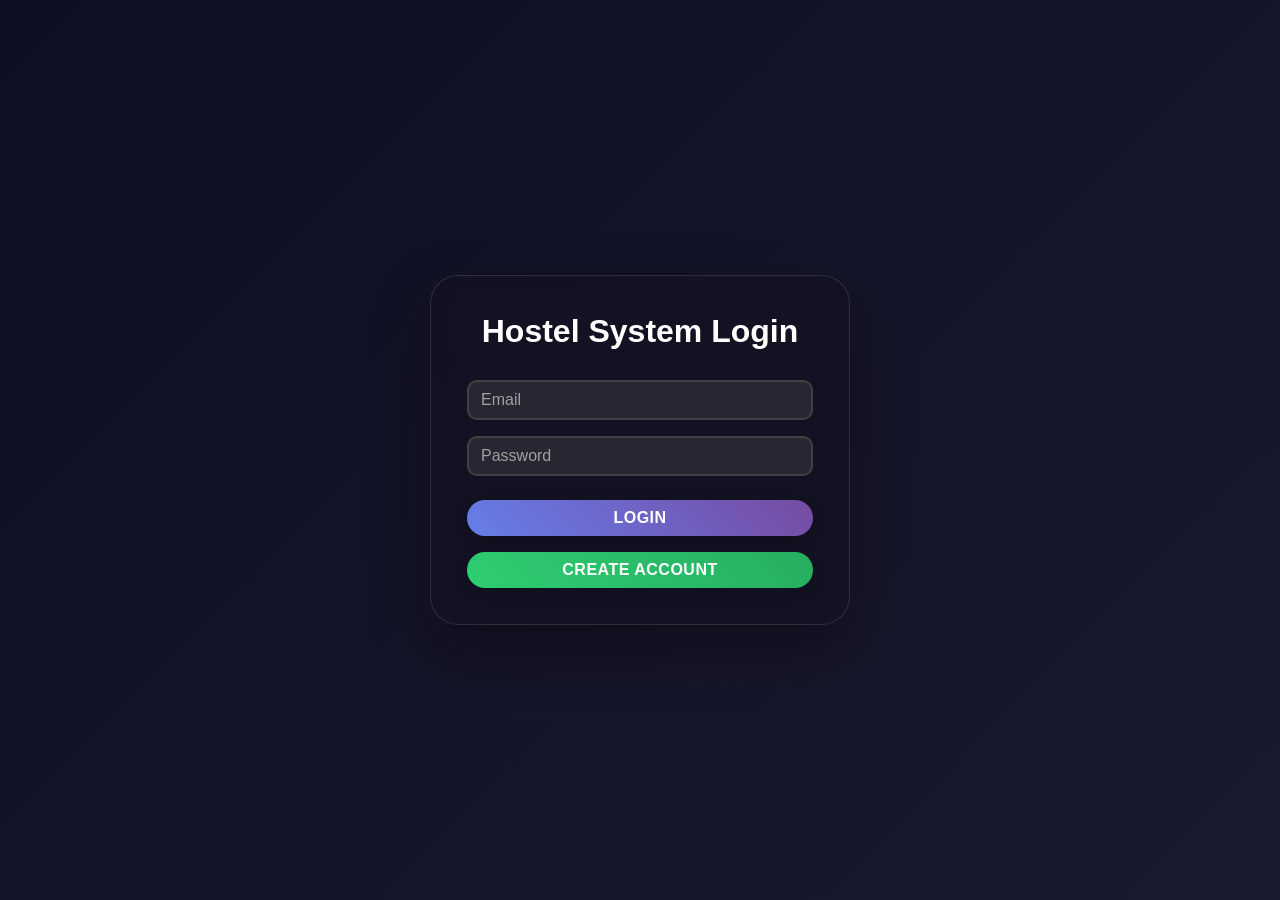
<file: frontend/index.html>
<!DOCTYPE html>
<html>
<head>
<title>Login</title>
<meta name="viewport" content="width=device-width, initial-scale=1">
<link href="https://cdn.jsdelivr.net/npm/bootstrap@5.3.0/dist/css/bootstrap.min.css" rel="stylesheet">
<link rel="stylesheet" href="css/style.css">
</head>

<body class="d-flex align-items-center justify-content-center min-vh-100">

<div class="login-card w-100" style="max-width: 420px;">
    <h2 class="text-center">Hostel System Login</h2>

    <input id="email" class="form-control mt-3" placeholder="Email">
    <input id="password" type="password" class="form-control mt-3" placeholder="Password">

    <button onclick="login()" class="btn btn-primary mt-4 w-100">Login</button>
    <a href="register.html" class="btn btn-success mt-3 w-100">Create Account</a>
</div>
<script src="js/app.js"></script>
</body>
</html>
</file>
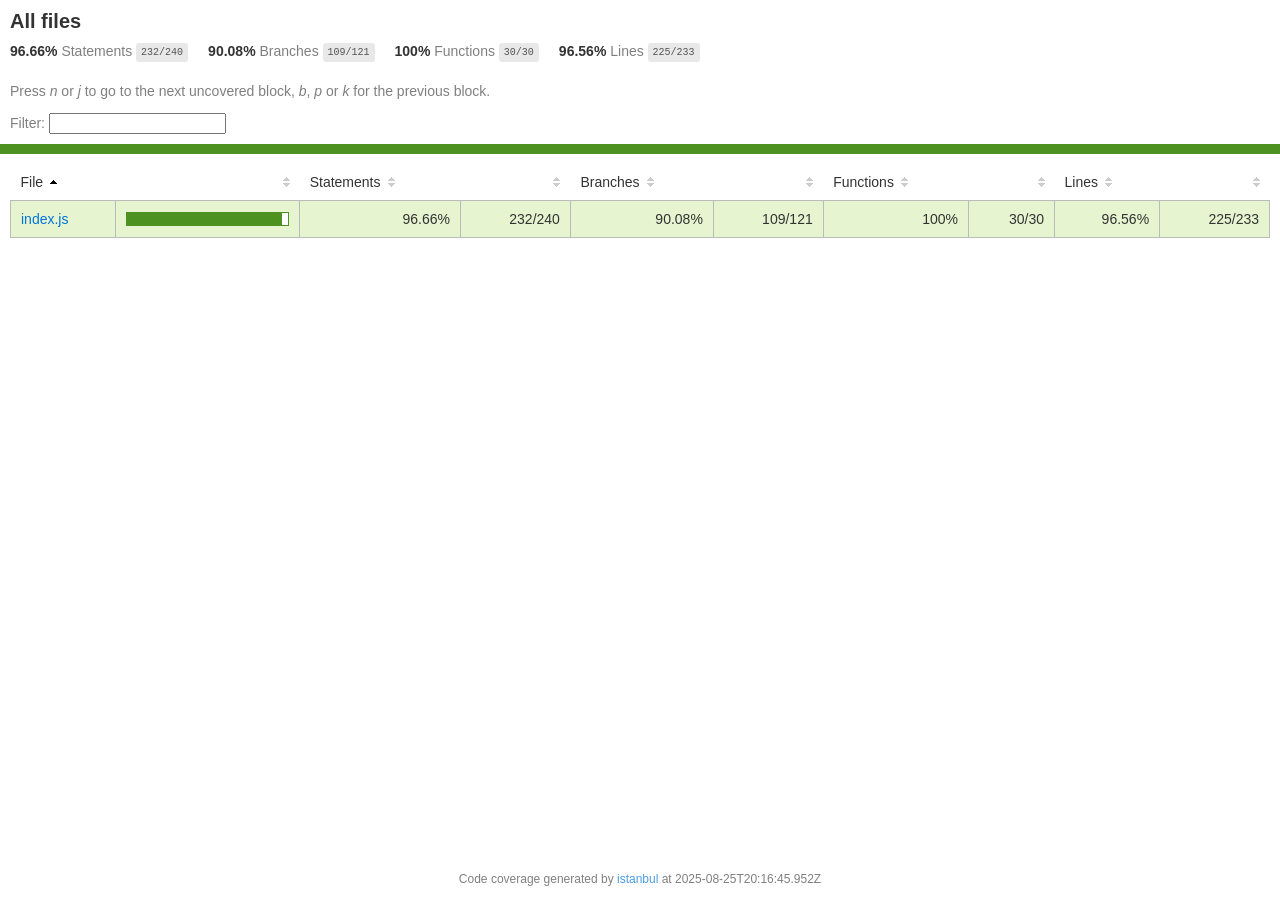
<file: backend/node_modules/kareem/coverage/lcov-report/index.html>
<!doctype html>
<html lang="en">

<head>
    <title>Code coverage report for All files</title>
    <meta charset="utf-8" />
    <link rel="stylesheet" href="prettify.css" />
    <link rel="stylesheet" href="base.css" />
    <link rel="shortcut icon" type="image/x-icon" href="favicon.png" />
    <meta name="viewport" content="width=device-width, initial-scale=1" />
    <style type='text/css'>
        .coverage-summary .sorter {
            background-image: url(sort-arrow-sprite.png);
        }
    </style>
</head>
    
<body>
<div class='wrapper'>
    <div class='pad1'>
        <h1>All files</h1>
        <div class='clearfix'>
            
            <div class='fl pad1y space-right2'>
                <span class="strong">96.66% </span>
                <span class="quiet">Statements</span>
                <span class='fraction'>232/240</span>
            </div>
        
            
            <div class='fl pad1y space-right2'>
                <span class="strong">90.08% </span>
                <span class="quiet">Branches</span>
                <span class='fraction'>109/121</span>
            </div>
        
            
            <div class='fl pad1y space-right2'>
                <span class="strong">100% </span>
                <span class="quiet">Functions</span>
                <span class='fraction'>30/30</span>
            </div>
        
            
            <div class='fl pad1y space-right2'>
                <span class="strong">96.56% </span>
                <span class="quiet">Lines</span>
                <span class='fraction'>225/233</span>
            </div>
        
            
        </div>
        <p class="quiet">
            Press <em>n</em> or <em>j</em> to go to the next uncovered block, <em>b</em>, <em>p</em> or <em>k</em> for the previous block.
        </p>
        <template id="filterTemplate">
            <div class="quiet">
                Filter:
                <input type="search" id="fileSearch">
            </div>
        </template>
    </div>
    <div class='status-line high'></div>
    <div class="pad1">
<table class="coverage-summary">
<thead>
<tr>
   <th data-col="file" data-fmt="html" data-html="true" class="file">File</th>
   <th data-col="pic" data-type="number" data-fmt="html" data-html="true" class="pic"></th>
   <th data-col="statements" data-type="number" data-fmt="pct" class="pct">Statements</th>
   <th data-col="statements_raw" data-type="number" data-fmt="html" class="abs"></th>
   <th data-col="branches" data-type="number" data-fmt="pct" class="pct">Branches</th>
   <th data-col="branches_raw" data-type="number" data-fmt="html" class="abs"></th>
   <th data-col="functions" data-type="number" data-fmt="pct" class="pct">Functions</th>
   <th data-col="functions_raw" data-type="number" data-fmt="html" class="abs"></th>
   <th data-col="lines" data-type="number" data-fmt="pct" class="pct">Lines</th>
   <th data-col="lines_raw" data-type="number" data-fmt="html" class="abs"></th>
</tr>
</thead>
<tbody><tr>
	<td class="file high" data-value="index.js"><a href="index.js.html">index.js</a></td>
	<td data-value="96.66" class="pic high">
	<div class="chart"><div class="cover-fill" style="width: 96%"></div><div class="cover-empty" style="width: 4%"></div></div>
	</td>
	<td data-value="96.66" class="pct high">96.66%</td>
	<td data-value="240" class="abs high">232/240</td>
	<td data-value="90.08" class="pct high">90.08%</td>
	<td data-value="121" class="abs high">109/121</td>
	<td data-value="100" class="pct high">100%</td>
	<td data-value="30" class="abs high">30/30</td>
	<td data-value="96.56" class="pct high">96.56%</td>
	<td data-value="233" class="abs high">225/233</td>
	</tr>

</tbody>
</table>
</div>
                <div class='push'></div><!-- for sticky footer -->
            </div><!-- /wrapper -->
            <div class='footer quiet pad2 space-top1 center small'>
                Code coverage generated by
                <a href="https://istanbul.js.org/" target="_blank" rel="noopener noreferrer">istanbul</a>
                at 2025-08-25T20:16:45.952Z
            </div>
        <script src="prettify.js"></script>
        <script>
            window.onload = function () {
                prettyPrint();
            };
        </script>
        <script src="sorter.js"></script>
        <script src="block-navigation.js"></script>
    </body>
</html>
</file>
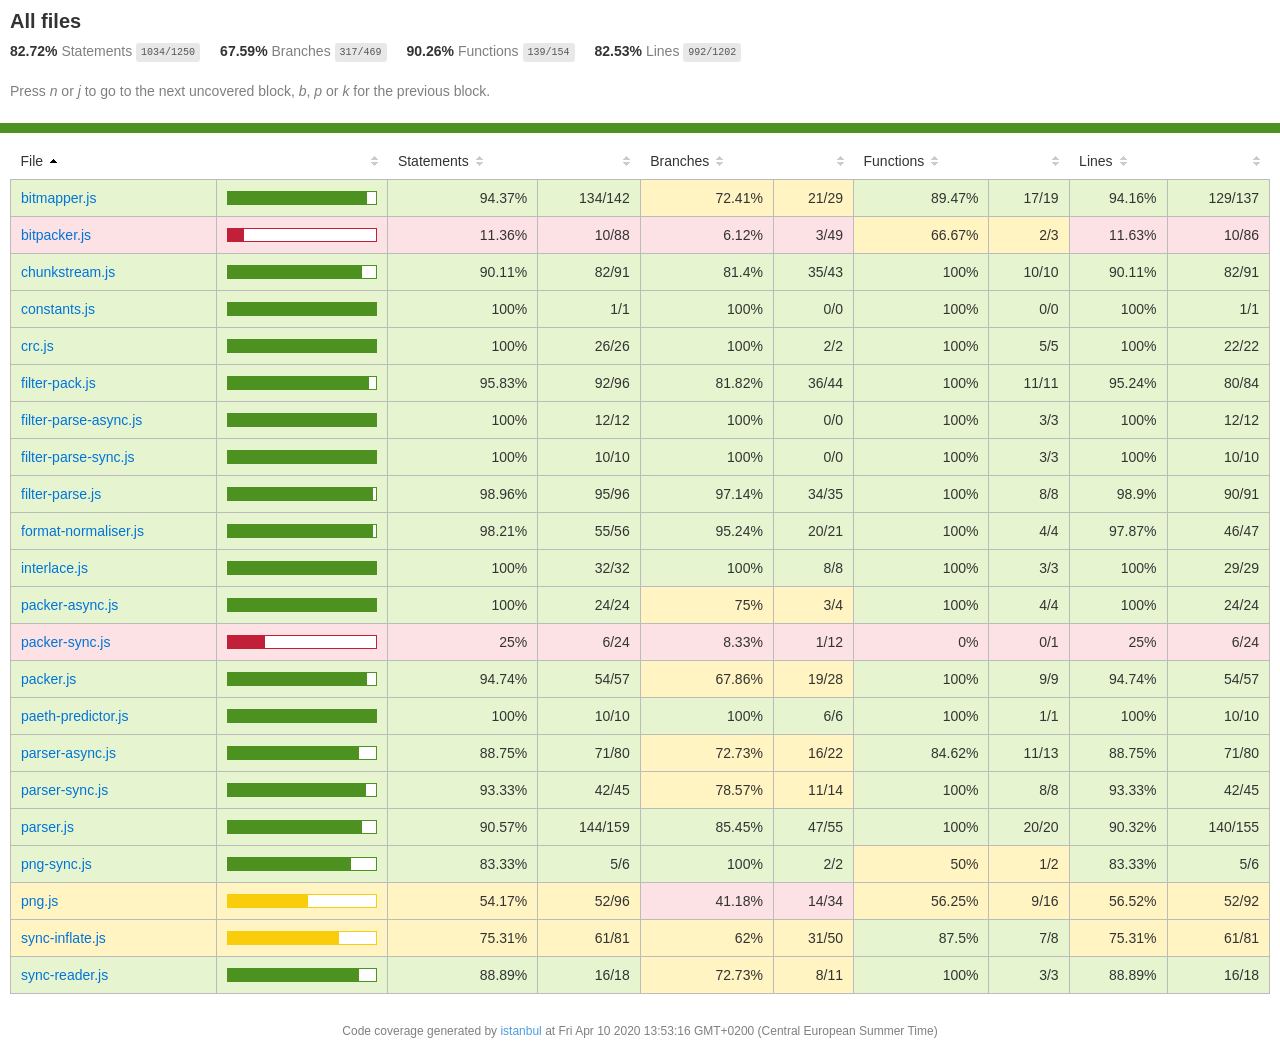
<file: backend/node_modules/pngjs/coverage/lcov-report/index.html>
<!doctype html>
<html lang="en">

<head>
    <title>Code coverage report for All files</title>
    <meta charset="utf-8" />
    <link rel="stylesheet" href="prettify.css" />
    <link rel="stylesheet" href="base.css" />
    <link rel="shortcut icon" type="image/x-icon" href="favicon.png" />
    <meta name="viewport" content="width=device-width, initial-scale=1" />
    <style type='text/css'>
        .coverage-summary .sorter {
            background-image: url(sort-arrow-sprite.png);
        }
    </style>
</head>
    
<body>
<div class='wrapper'>
    <div class='pad1'>
        <h1>All files</h1>
        <div class='clearfix'>
            
            <div class='fl pad1y space-right2'>
                <span class="strong">82.72% </span>
                <span class="quiet">Statements</span>
                <span class='fraction'>1034/1250</span>
            </div>
        
            
            <div class='fl pad1y space-right2'>
                <span class="strong">67.59% </span>
                <span class="quiet">Branches</span>
                <span class='fraction'>317/469</span>
            </div>
        
            
            <div class='fl pad1y space-right2'>
                <span class="strong">90.26% </span>
                <span class="quiet">Functions</span>
                <span class='fraction'>139/154</span>
            </div>
        
            
            <div class='fl pad1y space-right2'>
                <span class="strong">82.53% </span>
                <span class="quiet">Lines</span>
                <span class='fraction'>992/1202</span>
            </div>
        
            
        </div>
        <p class="quiet">
            Press <em>n</em> or <em>j</em> to go to the next uncovered block, <em>b</em>, <em>p</em> or <em>k</em> for the previous block.
        </p>
    </div>
    <div class='status-line high'></div>
    <div class="pad1">
<table class="coverage-summary">
<thead>
<tr>
   <th data-col="file" data-fmt="html" data-html="true" class="file">File</th>
   <th data-col="pic" data-type="number" data-fmt="html" data-html="true" class="pic"></th>
   <th data-col="statements" data-type="number" data-fmt="pct" class="pct">Statements</th>
   <th data-col="statements_raw" data-type="number" data-fmt="html" class="abs"></th>
   <th data-col="branches" data-type="number" data-fmt="pct" class="pct">Branches</th>
   <th data-col="branches_raw" data-type="number" data-fmt="html" class="abs"></th>
   <th data-col="functions" data-type="number" data-fmt="pct" class="pct">Functions</th>
   <th data-col="functions_raw" data-type="number" data-fmt="html" class="abs"></th>
   <th data-col="lines" data-type="number" data-fmt="pct" class="pct">Lines</th>
   <th data-col="lines_raw" data-type="number" data-fmt="html" class="abs"></th>
</tr>
</thead>
<tbody><tr>
	<td class="file high" data-value="bitmapper.js"><a href="bitmapper.js.html">bitmapper.js</a></td>
	<td data-value="94.37" class="pic high">
	<div class="chart"><div class="cover-fill" style="width: 94%"></div><div class="cover-empty" style="width: 6%"></div></div>
	</td>
	<td data-value="94.37" class="pct high">94.37%</td>
	<td data-value="142" class="abs high">134/142</td>
	<td data-value="72.41" class="pct medium">72.41%</td>
	<td data-value="29" class="abs medium">21/29</td>
	<td data-value="89.47" class="pct high">89.47%</td>
	<td data-value="19" class="abs high">17/19</td>
	<td data-value="94.16" class="pct high">94.16%</td>
	<td data-value="137" class="abs high">129/137</td>
	</tr>

<tr>
	<td class="file low" data-value="bitpacker.js"><a href="bitpacker.js.html">bitpacker.js</a></td>
	<td data-value="11.36" class="pic low">
	<div class="chart"><div class="cover-fill" style="width: 11%"></div><div class="cover-empty" style="width: 89%"></div></div>
	</td>
	<td data-value="11.36" class="pct low">11.36%</td>
	<td data-value="88" class="abs low">10/88</td>
	<td data-value="6.12" class="pct low">6.12%</td>
	<td data-value="49" class="abs low">3/49</td>
	<td data-value="66.67" class="pct medium">66.67%</td>
	<td data-value="3" class="abs medium">2/3</td>
	<td data-value="11.63" class="pct low">11.63%</td>
	<td data-value="86" class="abs low">10/86</td>
	</tr>

<tr>
	<td class="file high" data-value="chunkstream.js"><a href="chunkstream.js.html">chunkstream.js</a></td>
	<td data-value="90.11" class="pic high">
	<div class="chart"><div class="cover-fill" style="width: 90%"></div><div class="cover-empty" style="width: 10%"></div></div>
	</td>
	<td data-value="90.11" class="pct high">90.11%</td>
	<td data-value="91" class="abs high">82/91</td>
	<td data-value="81.4" class="pct high">81.4%</td>
	<td data-value="43" class="abs high">35/43</td>
	<td data-value="100" class="pct high">100%</td>
	<td data-value="10" class="abs high">10/10</td>
	<td data-value="90.11" class="pct high">90.11%</td>
	<td data-value="91" class="abs high">82/91</td>
	</tr>

<tr>
	<td class="file high" data-value="constants.js"><a href="constants.js.html">constants.js</a></td>
	<td data-value="100" class="pic high">
	<div class="chart"><div class="cover-fill cover-full" style="width: 100%"></div><div class="cover-empty" style="width: 0%"></div></div>
	</td>
	<td data-value="100" class="pct high">100%</td>
	<td data-value="1" class="abs high">1/1</td>
	<td data-value="100" class="pct high">100%</td>
	<td data-value="0" class="abs high">0/0</td>
	<td data-value="100" class="pct high">100%</td>
	<td data-value="0" class="abs high">0/0</td>
	<td data-value="100" class="pct high">100%</td>
	<td data-value="1" class="abs high">1/1</td>
	</tr>

<tr>
	<td class="file high" data-value="crc.js"><a href="crc.js.html">crc.js</a></td>
	<td data-value="100" class="pic high">
	<div class="chart"><div class="cover-fill cover-full" style="width: 100%"></div><div class="cover-empty" style="width: 0%"></div></div>
	</td>
	<td data-value="100" class="pct high">100%</td>
	<td data-value="26" class="abs high">26/26</td>
	<td data-value="100" class="pct high">100%</td>
	<td data-value="2" class="abs high">2/2</td>
	<td data-value="100" class="pct high">100%</td>
	<td data-value="5" class="abs high">5/5</td>
	<td data-value="100" class="pct high">100%</td>
	<td data-value="22" class="abs high">22/22</td>
	</tr>

<tr>
	<td class="file high" data-value="filter-pack.js"><a href="filter-pack.js.html">filter-pack.js</a></td>
	<td data-value="95.83" class="pic high">
	<div class="chart"><div class="cover-fill" style="width: 95%"></div><div class="cover-empty" style="width: 5%"></div></div>
	</td>
	<td data-value="95.83" class="pct high">95.83%</td>
	<td data-value="96" class="abs high">92/96</td>
	<td data-value="81.82" class="pct high">81.82%</td>
	<td data-value="44" class="abs high">36/44</td>
	<td data-value="100" class="pct high">100%</td>
	<td data-value="11" class="abs high">11/11</td>
	<td data-value="95.24" class="pct high">95.24%</td>
	<td data-value="84" class="abs high">80/84</td>
	</tr>

<tr>
	<td class="file high" data-value="filter-parse-async.js"><a href="filter-parse-async.js.html">filter-parse-async.js</a></td>
	<td data-value="100" class="pic high">
	<div class="chart"><div class="cover-fill cover-full" style="width: 100%"></div><div class="cover-empty" style="width: 0%"></div></div>
	</td>
	<td data-value="100" class="pct high">100%</td>
	<td data-value="12" class="abs high">12/12</td>
	<td data-value="100" class="pct high">100%</td>
	<td data-value="0" class="abs high">0/0</td>
	<td data-value="100" class="pct high">100%</td>
	<td data-value="3" class="abs high">3/3</td>
	<td data-value="100" class="pct high">100%</td>
	<td data-value="12" class="abs high">12/12</td>
	</tr>

<tr>
	<td class="file high" data-value="filter-parse-sync.js"><a href="filter-parse-sync.js.html">filter-parse-sync.js</a></td>
	<td data-value="100" class="pic high">
	<div class="chart"><div class="cover-fill cover-full" style="width: 100%"></div><div class="cover-empty" style="width: 0%"></div></div>
	</td>
	<td data-value="100" class="pct high">100%</td>
	<td data-value="10" class="abs high">10/10</td>
	<td data-value="100" class="pct high">100%</td>
	<td data-value="0" class="abs high">0/0</td>
	<td data-value="100" class="pct high">100%</td>
	<td data-value="3" class="abs high">3/3</td>
	<td data-value="100" class="pct high">100%</td>
	<td data-value="10" class="abs high">10/10</td>
	</tr>

<tr>
	<td class="file high" data-value="filter-parse.js"><a href="filter-parse.js.html">filter-parse.js</a></td>
	<td data-value="98.96" class="pic high">
	<div class="chart"><div class="cover-fill" style="width: 98%"></div><div class="cover-empty" style="width: 2%"></div></div>
	</td>
	<td data-value="98.96" class="pct high">98.96%</td>
	<td data-value="96" class="abs high">95/96</td>
	<td data-value="97.14" class="pct high">97.14%</td>
	<td data-value="35" class="abs high">34/35</td>
	<td data-value="100" class="pct high">100%</td>
	<td data-value="8" class="abs high">8/8</td>
	<td data-value="98.9" class="pct high">98.9%</td>
	<td data-value="91" class="abs high">90/91</td>
	</tr>

<tr>
	<td class="file high" data-value="format-normaliser.js"><a href="format-normaliser.js.html">format-normaliser.js</a></td>
	<td data-value="98.21" class="pic high">
	<div class="chart"><div class="cover-fill" style="width: 98%"></div><div class="cover-empty" style="width: 2%"></div></div>
	</td>
	<td data-value="98.21" class="pct high">98.21%</td>
	<td data-value="56" class="abs high">55/56</td>
	<td data-value="95.24" class="pct high">95.24%</td>
	<td data-value="21" class="abs high">20/21</td>
	<td data-value="100" class="pct high">100%</td>
	<td data-value="4" class="abs high">4/4</td>
	<td data-value="97.87" class="pct high">97.87%</td>
	<td data-value="47" class="abs high">46/47</td>
	</tr>

<tr>
	<td class="file high" data-value="interlace.js"><a href="interlace.js.html">interlace.js</a></td>
	<td data-value="100" class="pic high">
	<div class="chart"><div class="cover-fill cover-full" style="width: 100%"></div><div class="cover-empty" style="width: 0%"></div></div>
	</td>
	<td data-value="100" class="pct high">100%</td>
	<td data-value="32" class="abs high">32/32</td>
	<td data-value="100" class="pct high">100%</td>
	<td data-value="8" class="abs high">8/8</td>
	<td data-value="100" class="pct high">100%</td>
	<td data-value="3" class="abs high">3/3</td>
	<td data-value="100" class="pct high">100%</td>
	<td data-value="29" class="abs high">29/29</td>
	</tr>

<tr>
	<td class="file high" data-value="packer-async.js"><a href="packer-async.js.html">packer-async.js</a></td>
	<td data-value="100" class="pic high">
	<div class="chart"><div class="cover-fill cover-full" style="width: 100%"></div><div class="cover-empty" style="width: 0%"></div></div>
	</td>
	<td data-value="100" class="pct high">100%</td>
	<td data-value="24" class="abs high">24/24</td>
	<td data-value="75" class="pct medium">75%</td>
	<td data-value="4" class="abs medium">3/4</td>
	<td data-value="100" class="pct high">100%</td>
	<td data-value="4" class="abs high">4/4</td>
	<td data-value="100" class="pct high">100%</td>
	<td data-value="24" class="abs high">24/24</td>
	</tr>

<tr>
	<td class="file low" data-value="packer-sync.js"><a href="packer-sync.js.html">packer-sync.js</a></td>
	<td data-value="25" class="pic low">
	<div class="chart"><div class="cover-fill" style="width: 25%"></div><div class="cover-empty" style="width: 75%"></div></div>
	</td>
	<td data-value="25" class="pct low">25%</td>
	<td data-value="24" class="abs low">6/24</td>
	<td data-value="8.33" class="pct low">8.33%</td>
	<td data-value="12" class="abs low">1/12</td>
	<td data-value="0" class="pct low">0%</td>
	<td data-value="1" class="abs low">0/1</td>
	<td data-value="25" class="pct low">25%</td>
	<td data-value="24" class="abs low">6/24</td>
	</tr>

<tr>
	<td class="file high" data-value="packer.js"><a href="packer.js.html">packer.js</a></td>
	<td data-value="94.74" class="pic high">
	<div class="chart"><div class="cover-fill" style="width: 94%"></div><div class="cover-empty" style="width: 6%"></div></div>
	</td>
	<td data-value="94.74" class="pct high">94.74%</td>
	<td data-value="57" class="abs high">54/57</td>
	<td data-value="67.86" class="pct medium">67.86%</td>
	<td data-value="28" class="abs medium">19/28</td>
	<td data-value="100" class="pct high">100%</td>
	<td data-value="9" class="abs high">9/9</td>
	<td data-value="94.74" class="pct high">94.74%</td>
	<td data-value="57" class="abs high">54/57</td>
	</tr>

<tr>
	<td class="file high" data-value="paeth-predictor.js"><a href="paeth-predictor.js.html">paeth-predictor.js</a></td>
	<td data-value="100" class="pic high">
	<div class="chart"><div class="cover-fill cover-full" style="width: 100%"></div><div class="cover-empty" style="width: 0%"></div></div>
	</td>
	<td data-value="100" class="pct high">100%</td>
	<td data-value="10" class="abs high">10/10</td>
	<td data-value="100" class="pct high">100%</td>
	<td data-value="6" class="abs high">6/6</td>
	<td data-value="100" class="pct high">100%</td>
	<td data-value="1" class="abs high">1/1</td>
	<td data-value="100" class="pct high">100%</td>
	<td data-value="10" class="abs high">10/10</td>
	</tr>

<tr>
	<td class="file high" data-value="parser-async.js"><a href="parser-async.js.html">parser-async.js</a></td>
	<td data-value="88.75" class="pic high">
	<div class="chart"><div class="cover-fill" style="width: 88%"></div><div class="cover-empty" style="width: 12%"></div></div>
	</td>
	<td data-value="88.75" class="pct high">88.75%</td>
	<td data-value="80" class="abs high">71/80</td>
	<td data-value="72.73" class="pct medium">72.73%</td>
	<td data-value="22" class="abs medium">16/22</td>
	<td data-value="84.62" class="pct high">84.62%</td>
	<td data-value="13" class="abs high">11/13</td>
	<td data-value="88.75" class="pct high">88.75%</td>
	<td data-value="80" class="abs high">71/80</td>
	</tr>

<tr>
	<td class="file high" data-value="parser-sync.js"><a href="parser-sync.js.html">parser-sync.js</a></td>
	<td data-value="93.33" class="pic high">
	<div class="chart"><div class="cover-fill" style="width: 93%"></div><div class="cover-empty" style="width: 7%"></div></div>
	</td>
	<td data-value="93.33" class="pct high">93.33%</td>
	<td data-value="45" class="abs high">42/45</td>
	<td data-value="78.57" class="pct medium">78.57%</td>
	<td data-value="14" class="abs medium">11/14</td>
	<td data-value="100" class="pct high">100%</td>
	<td data-value="8" class="abs high">8/8</td>
	<td data-value="93.33" class="pct high">93.33%</td>
	<td data-value="45" class="abs high">42/45</td>
	</tr>

<tr>
	<td class="file high" data-value="parser.js"><a href="parser.js.html">parser.js</a></td>
	<td data-value="90.57" class="pic high">
	<div class="chart"><div class="cover-fill" style="width: 90%"></div><div class="cover-empty" style="width: 10%"></div></div>
	</td>
	<td data-value="90.57" class="pct high">90.57%</td>
	<td data-value="159" class="abs high">144/159</td>
	<td data-value="85.45" class="pct high">85.45%</td>
	<td data-value="55" class="abs high">47/55</td>
	<td data-value="100" class="pct high">100%</td>
	<td data-value="20" class="abs high">20/20</td>
	<td data-value="90.32" class="pct high">90.32%</td>
	<td data-value="155" class="abs high">140/155</td>
	</tr>

<tr>
	<td class="file high" data-value="png-sync.js"><a href="png-sync.js.html">png-sync.js</a></td>
	<td data-value="83.33" class="pic high">
	<div class="chart"><div class="cover-fill" style="width: 83%"></div><div class="cover-empty" style="width: 17%"></div></div>
	</td>
	<td data-value="83.33" class="pct high">83.33%</td>
	<td data-value="6" class="abs high">5/6</td>
	<td data-value="100" class="pct high">100%</td>
	<td data-value="2" class="abs high">2/2</td>
	<td data-value="50" class="pct medium">50%</td>
	<td data-value="2" class="abs medium">1/2</td>
	<td data-value="83.33" class="pct high">83.33%</td>
	<td data-value="6" class="abs high">5/6</td>
	</tr>

<tr>
	<td class="file medium" data-value="png.js"><a href="png.js.html">png.js</a></td>
	<td data-value="54.17" class="pic medium">
	<div class="chart"><div class="cover-fill" style="width: 54%"></div><div class="cover-empty" style="width: 46%"></div></div>
	</td>
	<td data-value="54.17" class="pct medium">54.17%</td>
	<td data-value="96" class="abs medium">52/96</td>
	<td data-value="41.18" class="pct low">41.18%</td>
	<td data-value="34" class="abs low">14/34</td>
	<td data-value="56.25" class="pct medium">56.25%</td>
	<td data-value="16" class="abs medium">9/16</td>
	<td data-value="56.52" class="pct medium">56.52%</td>
	<td data-value="92" class="abs medium">52/92</td>
	</tr>

<tr>
	<td class="file medium" data-value="sync-inflate.js"><a href="sync-inflate.js.html">sync-inflate.js</a></td>
	<td data-value="75.31" class="pic medium">
	<div class="chart"><div class="cover-fill" style="width: 75%"></div><div class="cover-empty" style="width: 25%"></div></div>
	</td>
	<td data-value="75.31" class="pct medium">75.31%</td>
	<td data-value="81" class="abs medium">61/81</td>
	<td data-value="62" class="pct medium">62%</td>
	<td data-value="50" class="abs medium">31/50</td>
	<td data-value="87.5" class="pct high">87.5%</td>
	<td data-value="8" class="abs high">7/8</td>
	<td data-value="75.31" class="pct medium">75.31%</td>
	<td data-value="81" class="abs medium">61/81</td>
	</tr>

<tr>
	<td class="file high" data-value="sync-reader.js"><a href="sync-reader.js.html">sync-reader.js</a></td>
	<td data-value="88.89" class="pic high">
	<div class="chart"><div class="cover-fill" style="width: 88%"></div><div class="cover-empty" style="width: 12%"></div></div>
	</td>
	<td data-value="88.89" class="pct high">88.89%</td>
	<td data-value="18" class="abs high">16/18</td>
	<td data-value="72.73" class="pct medium">72.73%</td>
	<td data-value="11" class="abs medium">8/11</td>
	<td data-value="100" class="pct high">100%</td>
	<td data-value="3" class="abs high">3/3</td>
	<td data-value="88.89" class="pct high">88.89%</td>
	<td data-value="18" class="abs high">16/18</td>
	</tr>

</tbody>
</table>
</div>
                <div class='push'></div><!-- for sticky footer -->
            </div><!-- /wrapper -->
            <div class='footer quiet pad2 space-top1 center small'>
                Code coverage generated by
                <a href="https://istanbul.js.org/" target="_blank">istanbul</a>
                at Fri Apr 10 2020 13:53:16 GMT+0200 (Central European Summer Time)
            </div>
        </div>
        <script src="prettify.js"></script>
        <script>
            window.onload = function () {
                prettyPrint();
            };
        </script>
        <script src="sorter.js"></script>
        <script src="block-navigation.js"></script>
    </body>
</html>
</file>
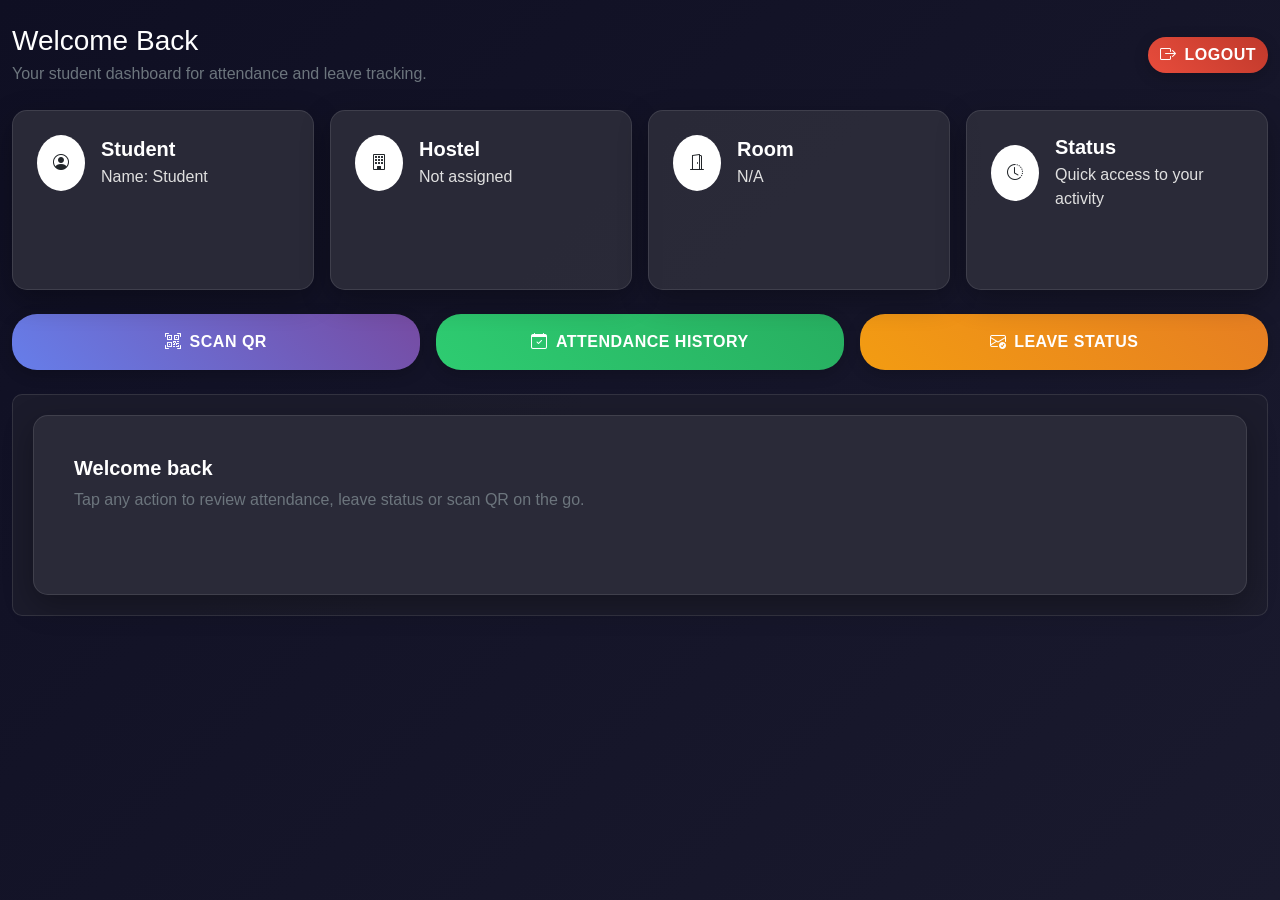
<file: frontend/dashboard.html>
<!DOCTYPE html>
<html lang="en">
<head>
<title>Student Dashboard</title>
<meta name="viewport" content="width=device-width, initial-scale=1">
<link rel="stylesheet" href="https://cdn.jsdelivr.net/npm/bootstrap@5.3.0/dist/css/bootstrap.min.css">
<link href="https://cdn.jsdelivr.net/npm/bootstrap-icons@1.10.0/font/bootstrap-icons.css" rel="stylesheet">
<link rel="stylesheet" href="css/style.css">
</head>

<body class="bg-dark text-white">
<div class="container-fluid py-4">
    <div class="d-flex justify-content-between align-items-center mb-4">
        <div>
            <h1 class="h3 mb-1">Welcome Back</h1>
            <p class="text-secondary mb-0">Your student dashboard for attendance and leave tracking.</p>
        </div>
        <button class="btn btn-danger" onclick="logout()">
            <i class="bi bi-box-arrow-right me-2"></i>Logout
        </button>
    </div>

    <div class="row g-3 mb-4">
        <div class="col-sm-6 col-xl-3">
            <div class="card dashboard-card p-4">
                <div class="d-flex align-items-center">
                    <div class="me-3 card-icon bg-white text-dark rounded-circle p-3">
                        <i class="bi bi-person-circle"></i>
                    </div>
                    <div>
                        <h5 class="card-title mb-1">Student</h5>
                        <p class="card-text mb-0">Name: <span id="studentName">-</span></p>
                    </div>
                </div>
            </div>
        </div>
        <div class="col-sm-6 col-xl-3">
            <div class="card dashboard-card p-4">
                <div class="d-flex align-items-center">
                    <div class="me-3 card-icon bg-white text-dark rounded-circle p-3">
                        <i class="bi bi-building"></i>
                    </div>
                    <div>
                        <h5 class="card-title mb-1">Hostel</h5>
                        <p class="card-text mb-0"><span id="studentHostel">-</span></p>
                    </div>
                </div>
            </div>
        </div>
        <div class="col-sm-6 col-xl-3">
            <div class="card dashboard-card p-4">
                <div class="d-flex align-items-center">
                    <div class="me-3 card-icon bg-white text-dark rounded-circle p-3">
                        <i class="bi bi-door-open"></i>
                    </div>
                    <div>
                        <h5 class="card-title mb-1">Room</h5>
                        <p class="card-text mb-0"><span id="studentRoom">-</span></p>
                    </div>
                </div>
            </div>
        </div>
        <div class="col-sm-6 col-xl-3">
            <div class="card dashboard-card p-4">
                <div class="d-flex align-items-center">
                    <div class="me-3 card-icon bg-white text-dark rounded-circle p-3">
                        <i class="bi bi-clock-history"></i>
                    </div>
                    <div>
                        <h5 class="card-title mb-1">Status</h5>
                        <p class="card-text mb-0">Quick access to your activity</p>
                    </div>
                </div>
            </div>
        </div>
    </div>

    <div class="row g-3 mb-4">
        <div class="col-md-4">
            <button class="btn btn-primary w-100 py-3" onclick="goScan()">
                <i class="bi bi-qr-code-scan me-2"></i>Scan QR
            </button>
        </div>
        <div class="col-md-4">
            <button class="btn btn-success w-100 py-3" onclick="showAttendance(event)">
                <i class="bi bi-calendar-check me-2"></i>Attendance History
            </button>
        </div>
        <div class="col-md-4">
            <button class="btn btn-warning w-100 py-3" onclick="showLeave(event)">
                <i class="bi bi-envelope-check me-2"></i>Leave Status
            </button>
        </div>
    </div>

    <div id="output" class="mt-4"></div>
</div>

<script src="js/logout.js"></script>
<script src="js/student.js"></script>
</body>
</html>
</file>
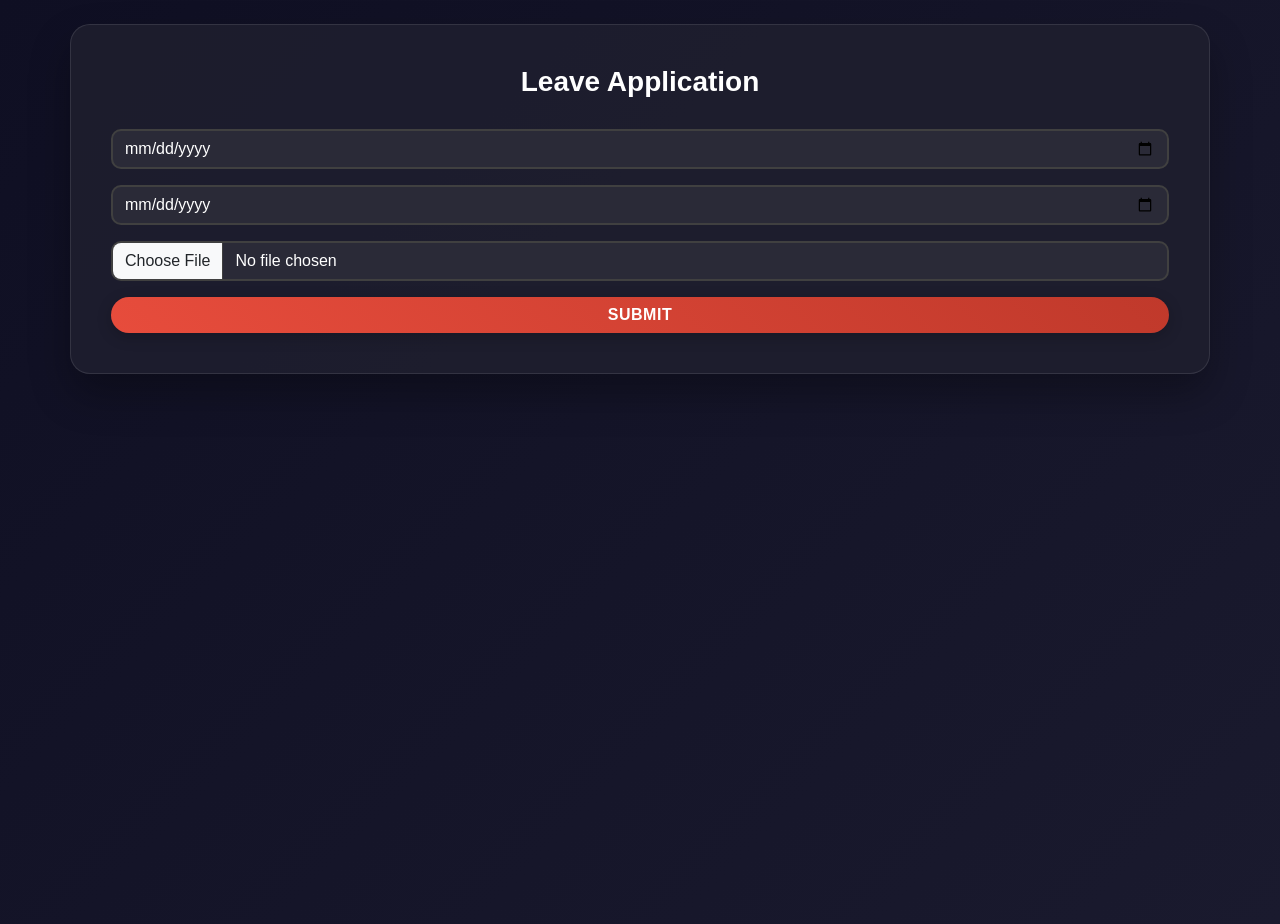
<file: frontend/leave.html>
<!DOCTYPE html>
<html>
<head>
<title>Leave Request</title>
<meta name="viewport" content="width=device-width, initial-scale=1">
<link href="https://cdn.jsdelivr.net/npm/bootstrap@5.3.0/dist/css/bootstrap.min.css" rel="stylesheet">
<link rel="stylesheet" href="css/style.css">
</head>

<body>

<div class="container mt-4">

<h3 class="text-center">Leave Application</h3>

<input id="from" type="date" class="form-control mt-3" required>
<input id="to" type="date" class="form-control mt-3" required>

<input id="file" type="file" class="form-control mt-3" required>

<button onclick="sendLeave()" class="btn btn-danger mt-3 w-100">Submit</button>

</div>

<script>
const user = JSON.parse(localStorage.getItem("user"));

async function sendLeave(){
    const fromDate = document.getElementById("from").value;
    const toDate = document.getElementById("to").value;

    if(!fromDate || !toDate){
        alert("Please select both from and to dates.");
        return;
    }

    if(new Date(fromDate) > new Date(toDate)){
        alert("From date cannot be after to date.");
        return;
    }

    const body = {
        studentId: user.wardId || user.studentId || "",
        studentName: user.wardName || user.name || "Unknown Student",
        parentName: user.name || "Parent",
        room: user.room || 0, // optional (can improve later)
        hostelName: user.hostelName || "",
        fromDate: fromDate,
        toDate: toDate
    };

    await fetch("http://localhost:5000/api/leave/request",{
        method:"POST",
        headers: {"Content-Type":"application/json"},
        body: JSON.stringify(body)
    });

    alert("Leave Requested ✅");
}
</script>

</body>
</html>
</file>
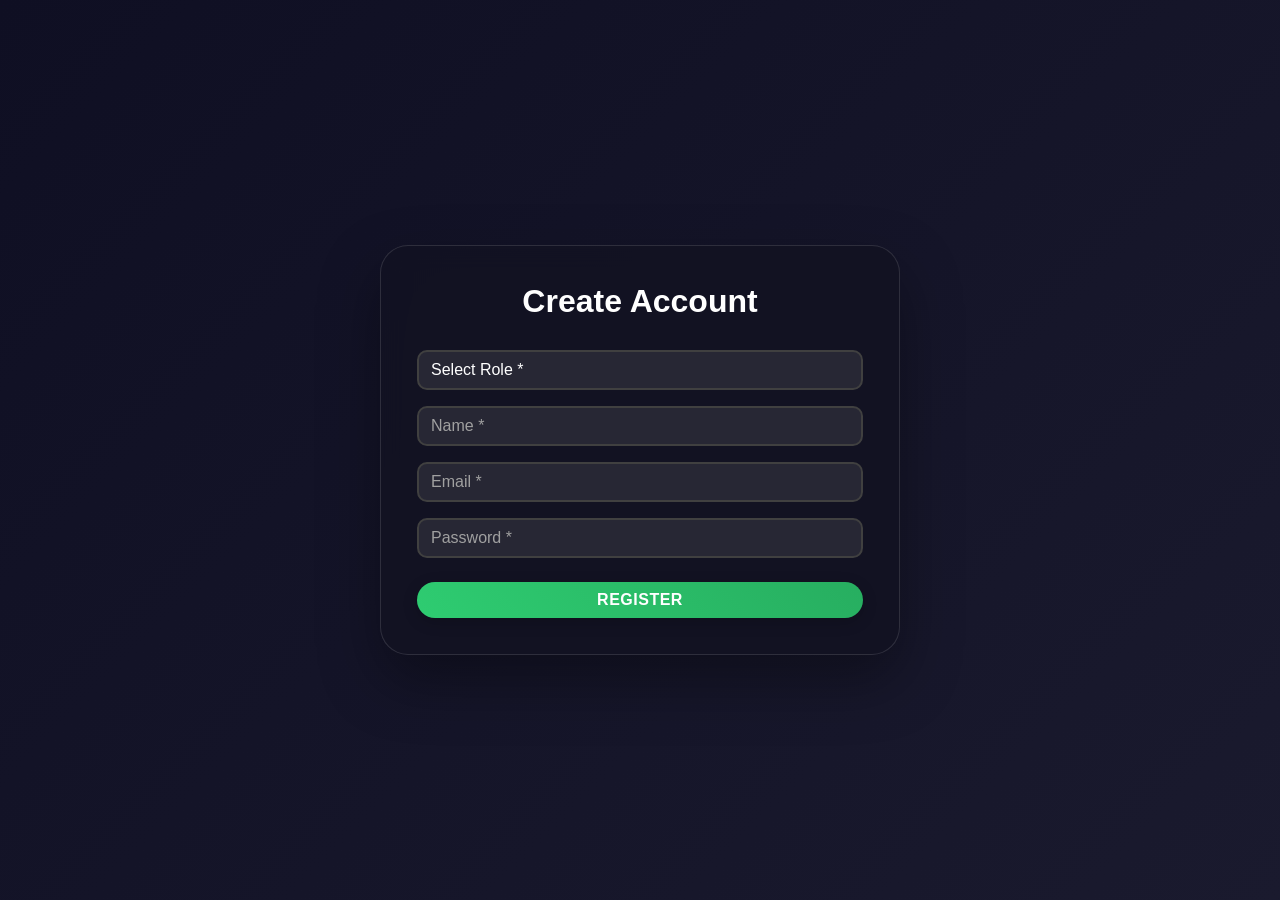
<file: frontend/register.html>
<!DOCTYPE html>
<html>
<head>

<title>Register</title>

<link rel="stylesheet"
href="https://cdn.jsdelivr.net/npm/bootstrap@5.3.0/dist/css/bootstrap.min.css">
<link rel="stylesheet" href="css/style.css">

</head>

<body class="d-flex align-items-center justify-content-center min-vh-100">

<div class="login-card w-100" style="max-width: 520px;">
    <h2 class="text-center">Create Account</h2>

    <select id="role" class="form-control mt-3" onchange="toggleForm()">
        <option value="">Select Role *</option>
        <option value="student">Student</option>
        <option value="parent">Parent</option>
    </select>

    <input id="name" class="form-control mt-3" placeholder="Name *" required>
    <input id="email" class="form-control mt-3" placeholder="Email *" required>
    <input id="password" type="password" class="form-control mt-3" placeholder="Password *" required>


<!-- student fields -->

<div id="studentFields" style="display:none">

<input id="studentId" class="form-control mt-3" placeholder="Student ID *">

<input id="studentPhone" class="form-control mt-3" placeholder="Student Phone *">

<select id="hostelName" class="form-control mt-3">
<option>Select Hostel *</option>
</select>

<input id="room" class="form-control mt-3" placeholder="Room No *">

<input id="parentName" class="form-control mt-3" placeholder="Parent Name *">

<input id="parentPhone" class="form-control mt-3" placeholder="Parent Phone *">

</div>


<!-- parent fields -->

<div id="parentFields" style="display:none">

<input id="phone" class="form-control mt-3" placeholder="Parent Phone *">

<input id="wardId" class="form-control mt-3" placeholder="Student ID *">

<input id="wardName" class="form-control mt-3" placeholder="Student Name *">

</div>

<button onclick="register()" class="btn btn-success mt-4 w-100">
Register
</button>

<script src="js/register.js"></script>

</div>
</body>
</html>
</file>
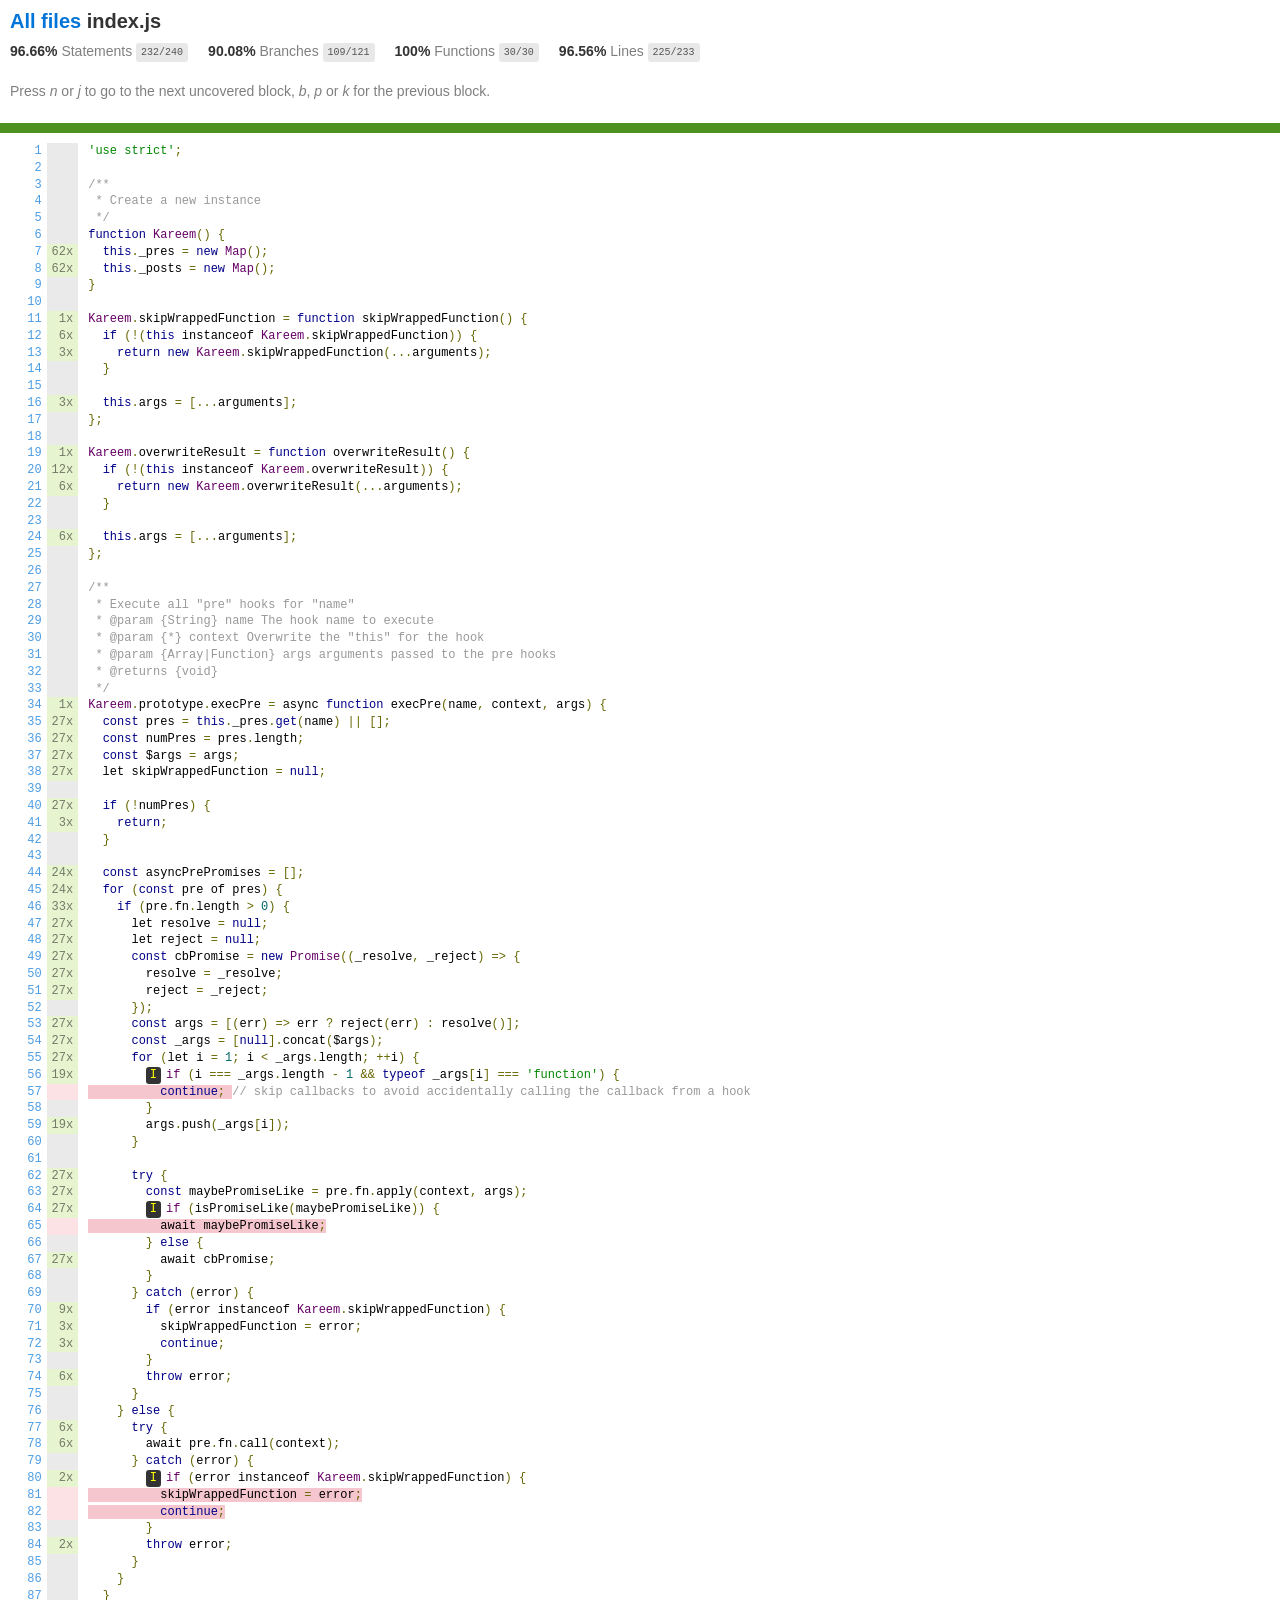
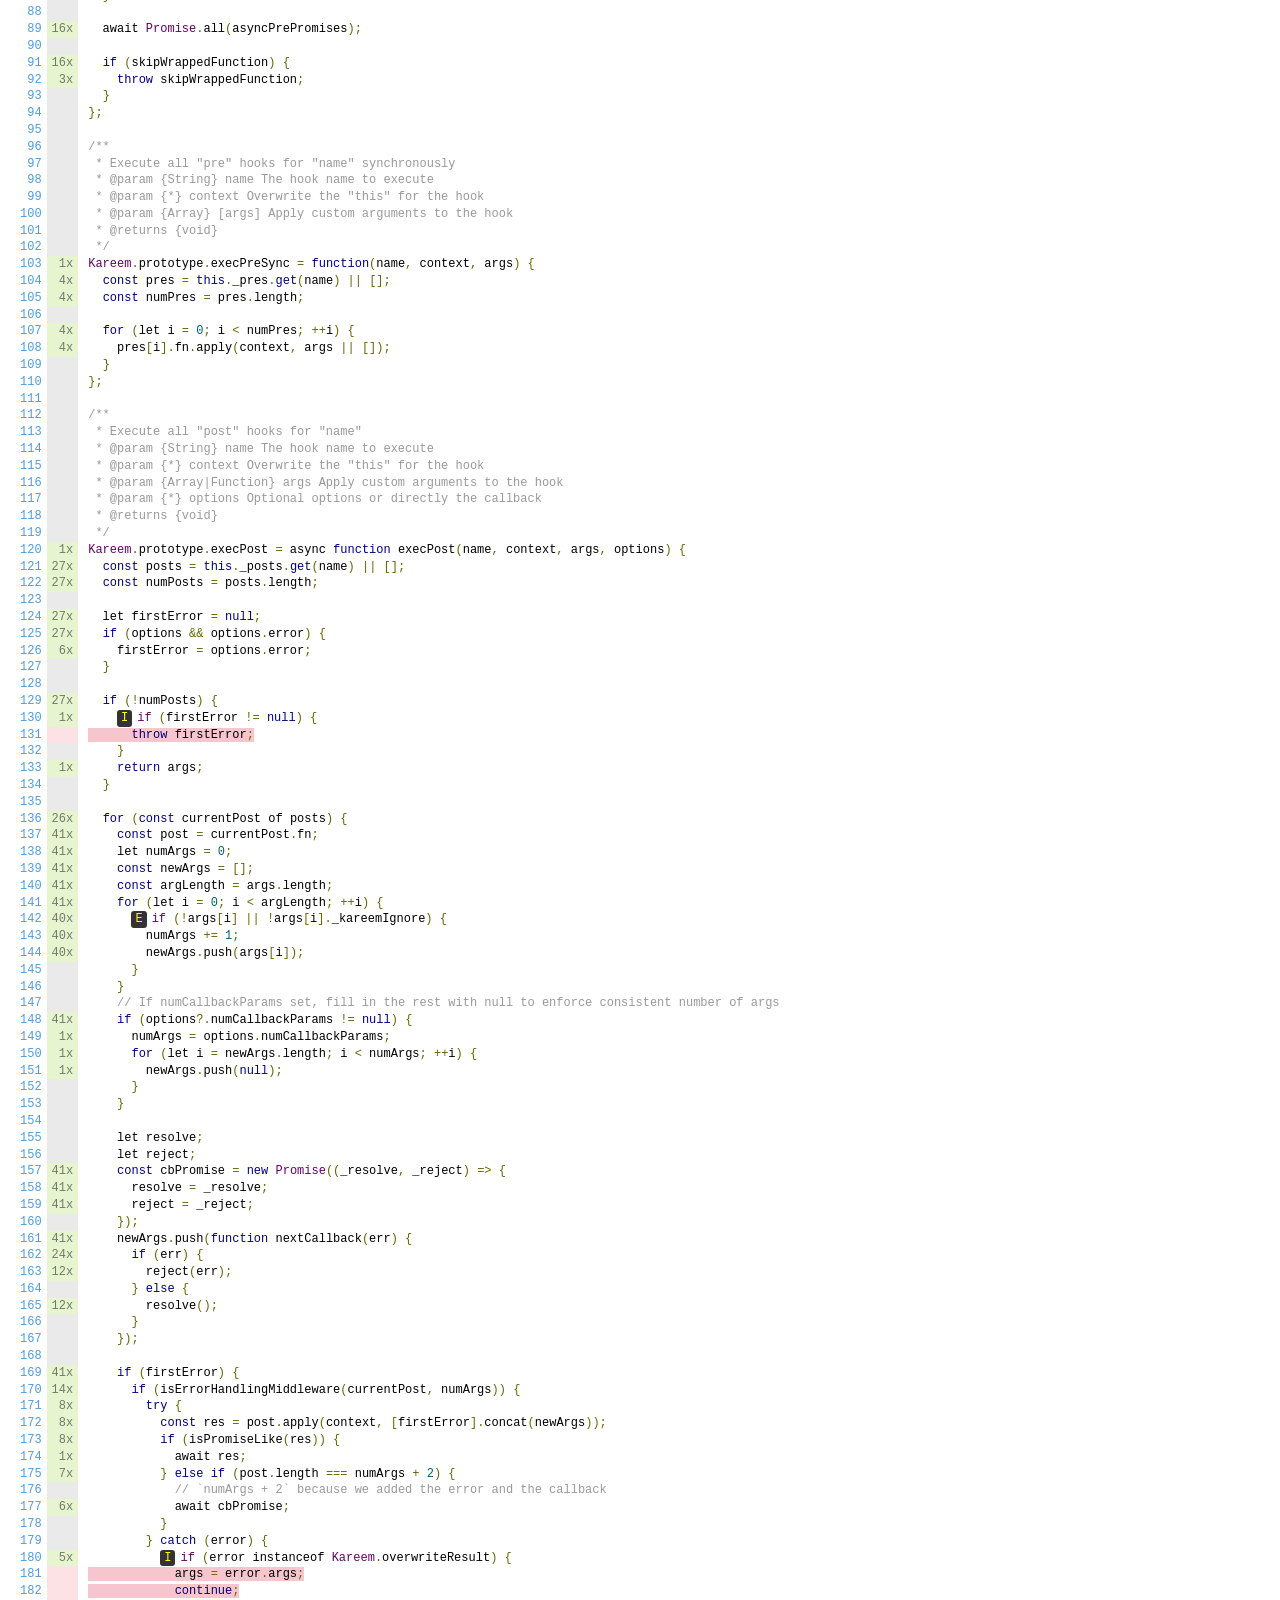
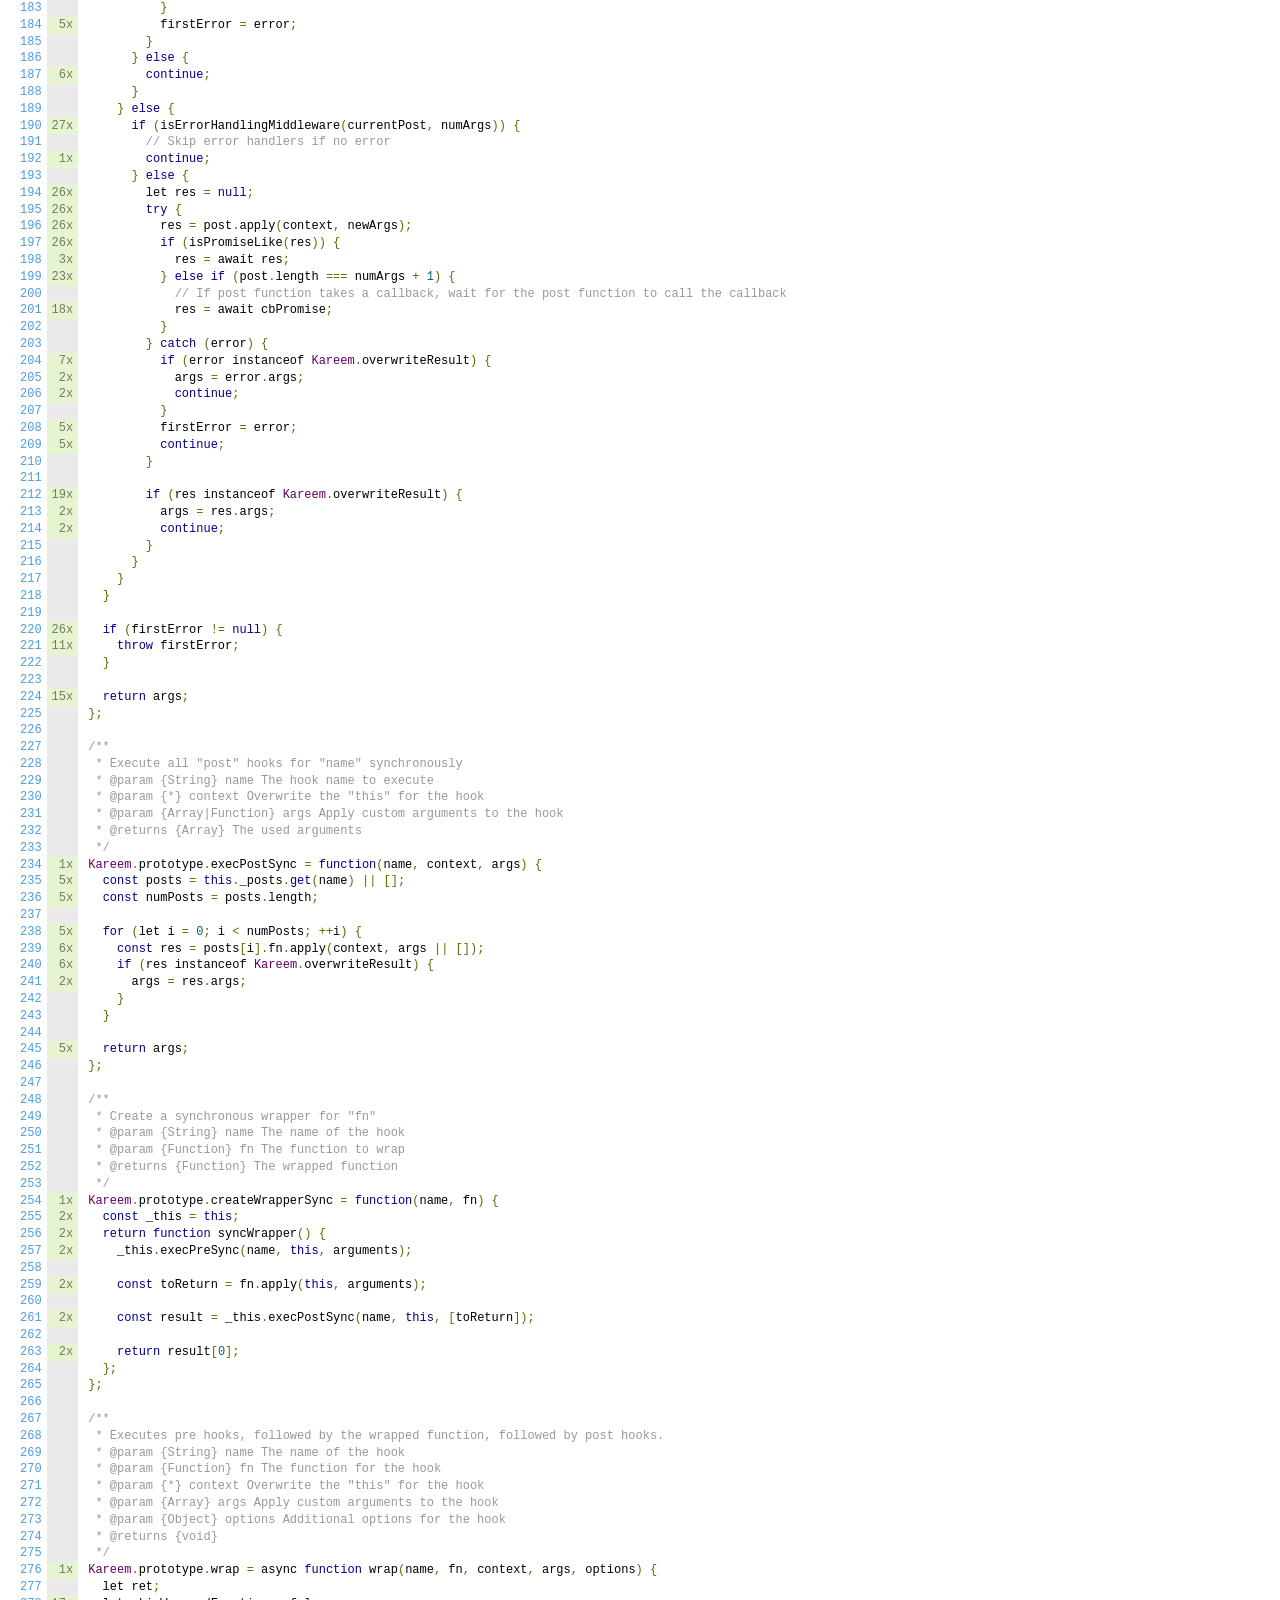
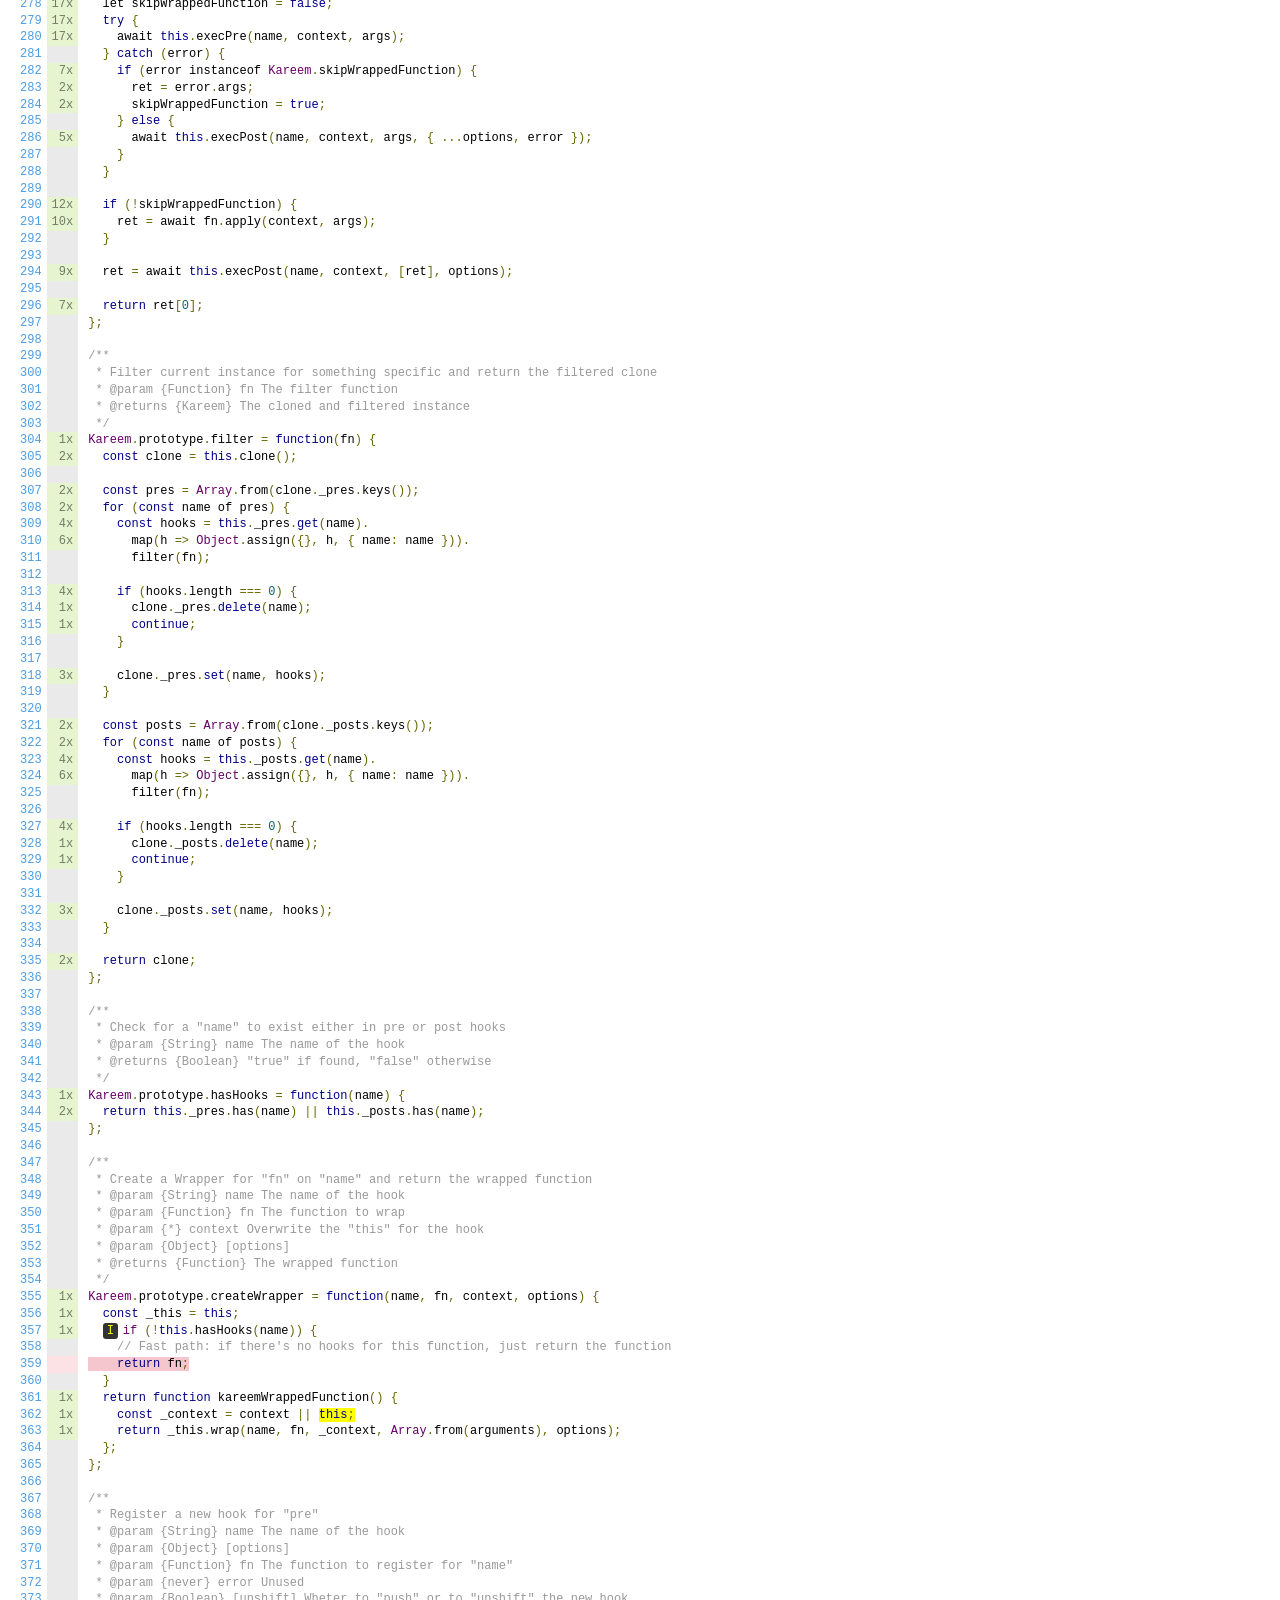
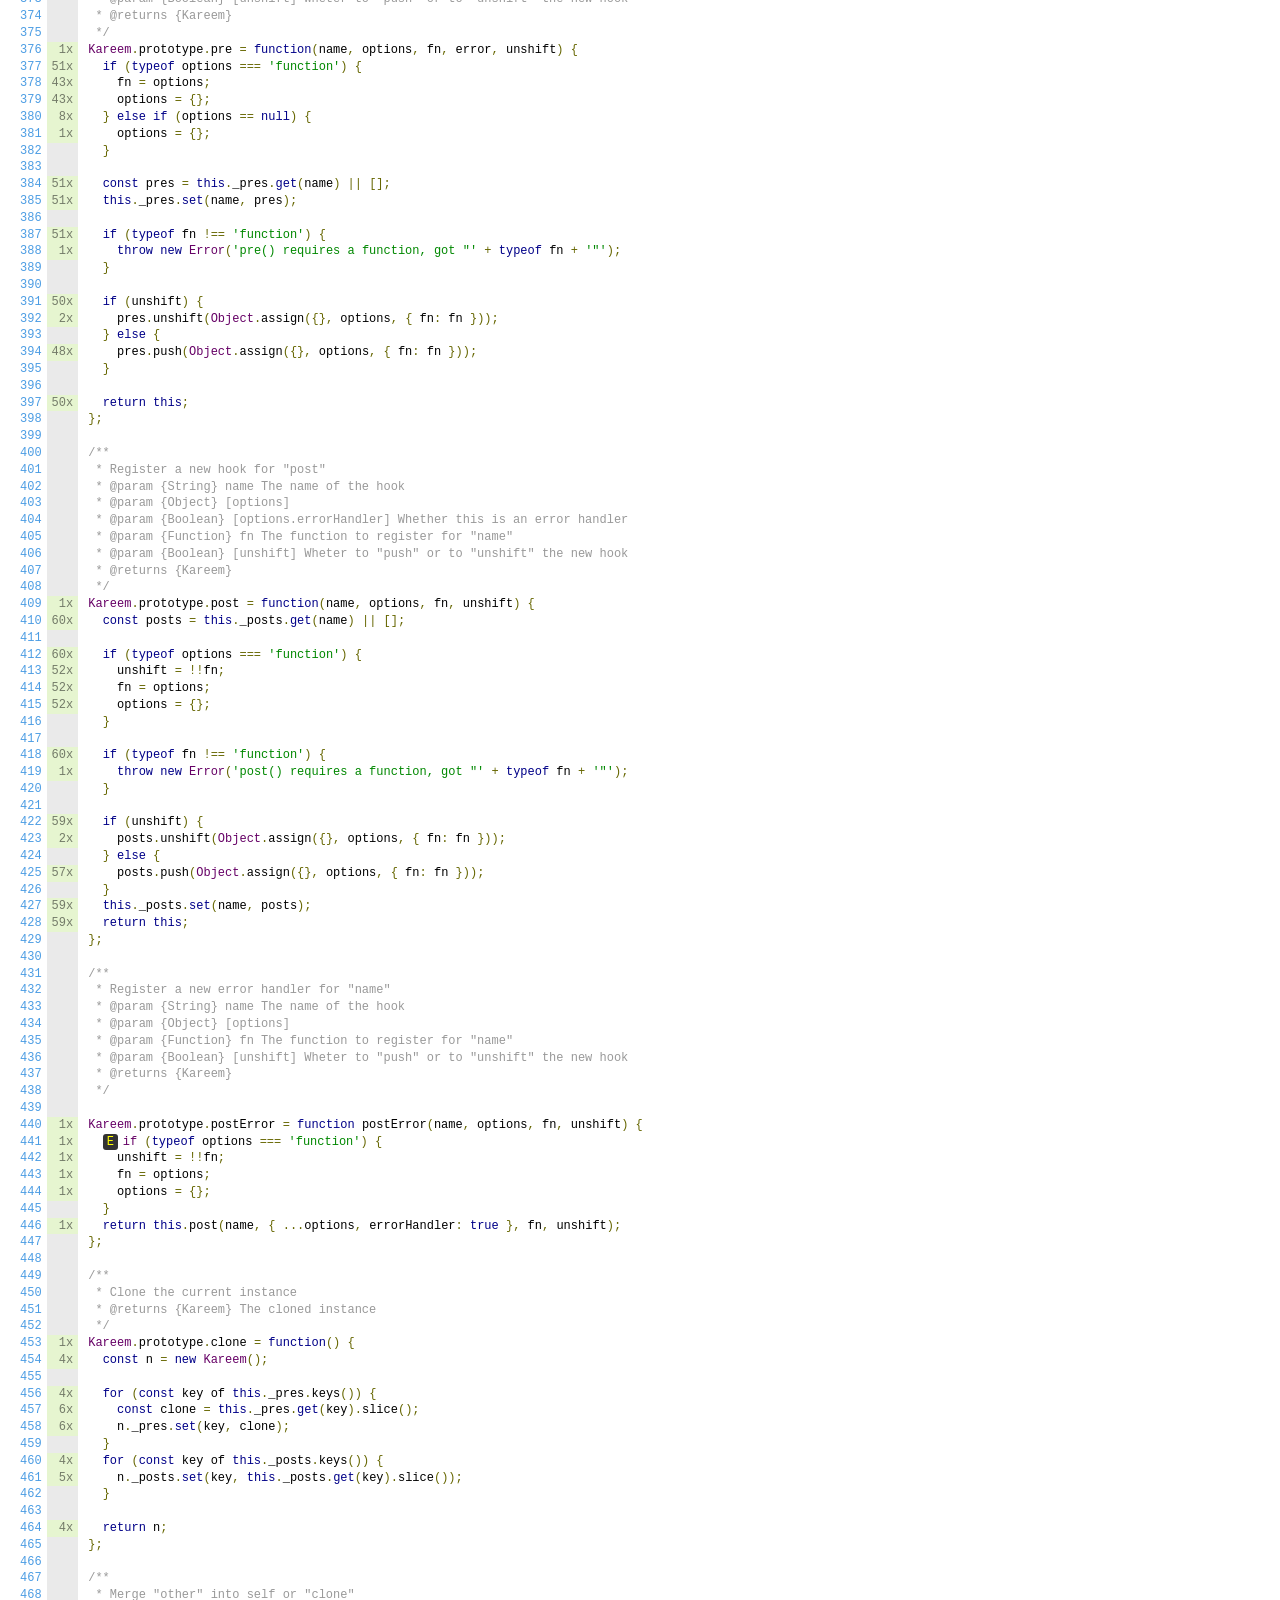
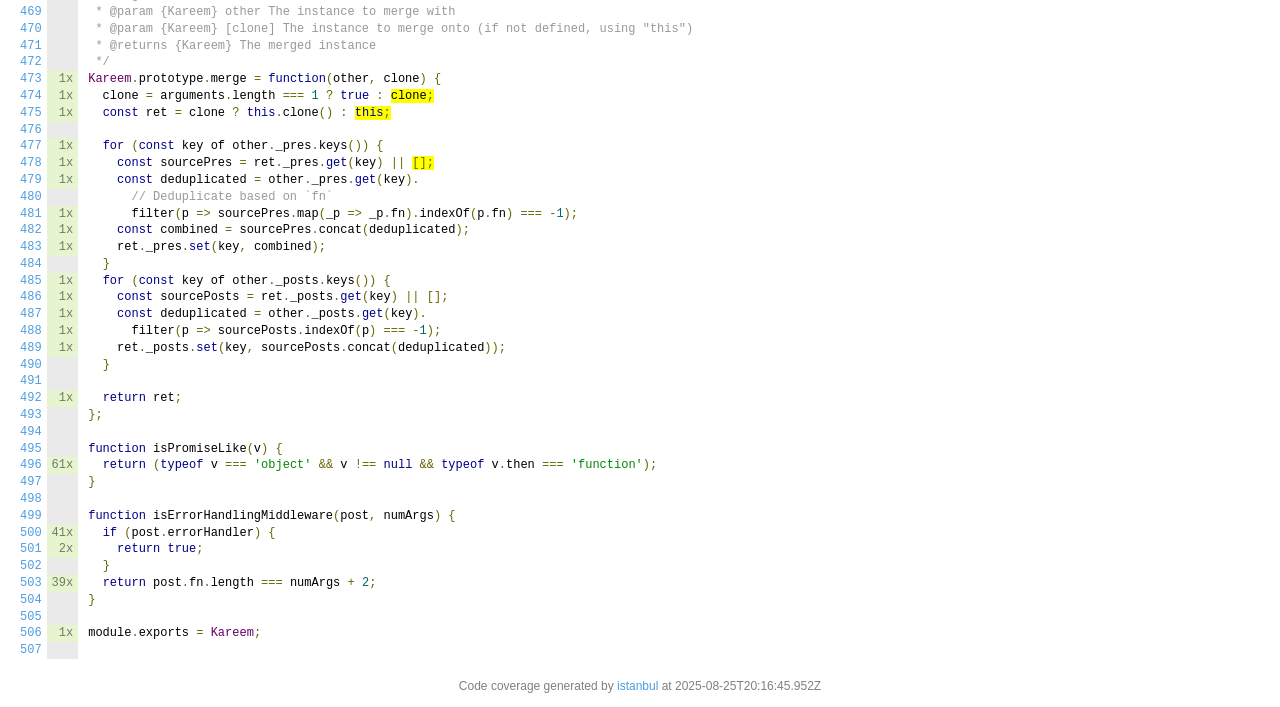
<file: backend/node_modules/kareem/coverage/lcov-report/index.js.html>
<!doctype html>
<html lang="en">

<head>
    <title>Code coverage report for index.js</title>
    <meta charset="utf-8" />
    <link rel="stylesheet" href="prettify.css" />
    <link rel="stylesheet" href="base.css" />
    <link rel="shortcut icon" type="image/x-icon" href="favicon.png" />
    <meta name="viewport" content="width=device-width, initial-scale=1" />
    <style type='text/css'>
        .coverage-summary .sorter {
            background-image: url(sort-arrow-sprite.png);
        }
    </style>
</head>
    
<body>
<div class='wrapper'>
    <div class='pad1'>
        <h1><a href="index.html">All files</a> index.js</h1>
        <div class='clearfix'>
            
            <div class='fl pad1y space-right2'>
                <span class="strong">96.66% </span>
                <span class="quiet">Statements</span>
                <span class='fraction'>232/240</span>
            </div>
        
            
            <div class='fl pad1y space-right2'>
                <span class="strong">90.08% </span>
                <span class="quiet">Branches</span>
                <span class='fraction'>109/121</span>
            </div>
        
            
            <div class='fl pad1y space-right2'>
                <span class="strong">100% </span>
                <span class="quiet">Functions</span>
                <span class='fraction'>30/30</span>
            </div>
        
            
            <div class='fl pad1y space-right2'>
                <span class="strong">96.56% </span>
                <span class="quiet">Lines</span>
                <span class='fraction'>225/233</span>
            </div>
        
            
        </div>
        <p class="quiet">
            Press <em>n</em> or <em>j</em> to go to the next uncovered block, <em>b</em>, <em>p</em> or <em>k</em> for the previous block.
        </p>
        <template id="filterTemplate">
            <div class="quiet">
                Filter:
                <input type="search" id="fileSearch">
            </div>
        </template>
    </div>
    <div class='status-line high'></div>
    <pre><table class="coverage">
<tr><td class="line-count quiet"><a name='L1'></a><a href='#L1'>1</a>
<a name='L2'></a><a href='#L2'>2</a>
<a name='L3'></a><a href='#L3'>3</a>
<a name='L4'></a><a href='#L4'>4</a>
<a name='L5'></a><a href='#L5'>5</a>
<a name='L6'></a><a href='#L6'>6</a>
<a name='L7'></a><a href='#L7'>7</a>
<a name='L8'></a><a href='#L8'>8</a>
<a name='L9'></a><a href='#L9'>9</a>
<a name='L10'></a><a href='#L10'>10</a>
<a name='L11'></a><a href='#L11'>11</a>
<a name='L12'></a><a href='#L12'>12</a>
<a name='L13'></a><a href='#L13'>13</a>
<a name='L14'></a><a href='#L14'>14</a>
<a name='L15'></a><a href='#L15'>15</a>
<a name='L16'></a><a href='#L16'>16</a>
<a name='L17'></a><a href='#L17'>17</a>
<a name='L18'></a><a href='#L18'>18</a>
<a name='L19'></a><a href='#L19'>19</a>
<a name='L20'></a><a href='#L20'>20</a>
<a name='L21'></a><a href='#L21'>21</a>
<a name='L22'></a><a href='#L22'>22</a>
<a name='L23'></a><a href='#L23'>23</a>
<a name='L24'></a><a href='#L24'>24</a>
<a name='L25'></a><a href='#L25'>25</a>
<a name='L26'></a><a href='#L26'>26</a>
<a name='L27'></a><a href='#L27'>27</a>
<a name='L28'></a><a href='#L28'>28</a>
<a name='L29'></a><a href='#L29'>29</a>
<a name='L30'></a><a href='#L30'>30</a>
<a name='L31'></a><a href='#L31'>31</a>
<a name='L32'></a><a href='#L32'>32</a>
<a name='L33'></a><a href='#L33'>33</a>
<a name='L34'></a><a href='#L34'>34</a>
<a name='L35'></a><a href='#L35'>35</a>
<a name='L36'></a><a href='#L36'>36</a>
<a name='L37'></a><a href='#L37'>37</a>
<a name='L38'></a><a href='#L38'>38</a>
<a name='L39'></a><a href='#L39'>39</a>
<a name='L40'></a><a href='#L40'>40</a>
<a name='L41'></a><a href='#L41'>41</a>
<a name='L42'></a><a href='#L42'>42</a>
<a name='L43'></a><a href='#L43'>43</a>
<a name='L44'></a><a href='#L44'>44</a>
<a name='L45'></a><a href='#L45'>45</a>
<a name='L46'></a><a href='#L46'>46</a>
<a name='L47'></a><a href='#L47'>47</a>
<a name='L48'></a><a href='#L48'>48</a>
<a name='L49'></a><a href='#L49'>49</a>
<a name='L50'></a><a href='#L50'>50</a>
<a name='L51'></a><a href='#L51'>51</a>
<a name='L52'></a><a href='#L52'>52</a>
<a name='L53'></a><a href='#L53'>53</a>
<a name='L54'></a><a href='#L54'>54</a>
<a name='L55'></a><a href='#L55'>55</a>
<a name='L56'></a><a href='#L56'>56</a>
<a name='L57'></a><a href='#L57'>57</a>
<a name='L58'></a><a href='#L58'>58</a>
<a name='L59'></a><a href='#L59'>59</a>
<a name='L60'></a><a href='#L60'>60</a>
<a name='L61'></a><a href='#L61'>61</a>
<a name='L62'></a><a href='#L62'>62</a>
<a name='L63'></a><a href='#L63'>63</a>
<a name='L64'></a><a href='#L64'>64</a>
<a name='L65'></a><a href='#L65'>65</a>
<a name='L66'></a><a href='#L66'>66</a>
<a name='L67'></a><a href='#L67'>67</a>
<a name='L68'></a><a href='#L68'>68</a>
<a name='L69'></a><a href='#L69'>69</a>
<a name='L70'></a><a href='#L70'>70</a>
<a name='L71'></a><a href='#L71'>71</a>
<a name='L72'></a><a href='#L72'>72</a>
<a name='L73'></a><a href='#L73'>73</a>
<a name='L74'></a><a href='#L74'>74</a>
<a name='L75'></a><a href='#L75'>75</a>
<a name='L76'></a><a href='#L76'>76</a>
<a name='L77'></a><a href='#L77'>77</a>
<a name='L78'></a><a href='#L78'>78</a>
<a name='L79'></a><a href='#L79'>79</a>
<a name='L80'></a><a href='#L80'>80</a>
<a name='L81'></a><a href='#L81'>81</a>
<a name='L82'></a><a href='#L82'>82</a>
<a name='L83'></a><a href='#L83'>83</a>
<a name='L84'></a><a href='#L84'>84</a>
<a name='L85'></a><a href='#L85'>85</a>
<a name='L86'></a><a href='#L86'>86</a>
<a name='L87'></a><a href='#L87'>87</a>
<a name='L88'></a><a href='#L88'>88</a>
<a name='L89'></a><a href='#L89'>89</a>
<a name='L90'></a><a href='#L90'>90</a>
<a name='L91'></a><a href='#L91'>91</a>
<a name='L92'></a><a href='#L92'>92</a>
<a name='L93'></a><a href='#L93'>93</a>
<a name='L94'></a><a href='#L94'>94</a>
<a name='L95'></a><a href='#L95'>95</a>
<a name='L96'></a><a href='#L96'>96</a>
<a name='L97'></a><a href='#L97'>97</a>
<a name='L98'></a><a href='#L98'>98</a>
<a name='L99'></a><a href='#L99'>99</a>
<a name='L100'></a><a href='#L100'>100</a>
<a name='L101'></a><a href='#L101'>101</a>
<a name='L102'></a><a href='#L102'>102</a>
<a name='L103'></a><a href='#L103'>103</a>
<a name='L104'></a><a href='#L104'>104</a>
<a name='L105'></a><a href='#L105'>105</a>
<a name='L106'></a><a href='#L106'>106</a>
<a name='L107'></a><a href='#L107'>107</a>
<a name='L108'></a><a href='#L108'>108</a>
<a name='L109'></a><a href='#L109'>109</a>
<a name='L110'></a><a href='#L110'>110</a>
<a name='L111'></a><a href='#L111'>111</a>
<a name='L112'></a><a href='#L112'>112</a>
<a name='L113'></a><a href='#L113'>113</a>
<a name='L114'></a><a href='#L114'>114</a>
<a name='L115'></a><a href='#L115'>115</a>
<a name='L116'></a><a href='#L116'>116</a>
<a name='L117'></a><a href='#L117'>117</a>
<a name='L118'></a><a href='#L118'>118</a>
<a name='L119'></a><a href='#L119'>119</a>
<a name='L120'></a><a href='#L120'>120</a>
<a name='L121'></a><a href='#L121'>121</a>
<a name='L122'></a><a href='#L122'>122</a>
<a name='L123'></a><a href='#L123'>123</a>
<a name='L124'></a><a href='#L124'>124</a>
<a name='L125'></a><a href='#L125'>125</a>
<a name='L126'></a><a href='#L126'>126</a>
<a name='L127'></a><a href='#L127'>127</a>
<a name='L128'></a><a href='#L128'>128</a>
<a name='L129'></a><a href='#L129'>129</a>
<a name='L130'></a><a href='#L130'>130</a>
<a name='L131'></a><a href='#L131'>131</a>
<a name='L132'></a><a href='#L132'>132</a>
<a name='L133'></a><a href='#L133'>133</a>
<a name='L134'></a><a href='#L134'>134</a>
<a name='L135'></a><a href='#L135'>135</a>
<a name='L136'></a><a href='#L136'>136</a>
<a name='L137'></a><a href='#L137'>137</a>
<a name='L138'></a><a href='#L138'>138</a>
<a name='L139'></a><a href='#L139'>139</a>
<a name='L140'></a><a href='#L140'>140</a>
<a name='L141'></a><a href='#L141'>141</a>
<a name='L142'></a><a href='#L142'>142</a>
<a name='L143'></a><a href='#L143'>143</a>
<a name='L144'></a><a href='#L144'>144</a>
<a name='L145'></a><a href='#L145'>145</a>
<a name='L146'></a><a href='#L146'>146</a>
<a name='L147'></a><a href='#L147'>147</a>
<a name='L148'></a><a href='#L148'>148</a>
<a name='L149'></a><a href='#L149'>149</a>
<a name='L150'></a><a href='#L150'>150</a>
<a name='L151'></a><a href='#L151'>151</a>
<a name='L152'></a><a href='#L152'>152</a>
<a name='L153'></a><a href='#L153'>153</a>
<a name='L154'></a><a href='#L154'>154</a>
<a name='L155'></a><a href='#L155'>155</a>
<a name='L156'></a><a href='#L156'>156</a>
<a name='L157'></a><a href='#L157'>157</a>
<a name='L158'></a><a href='#L158'>158</a>
<a name='L159'></a><a href='#L159'>159</a>
<a name='L160'></a><a href='#L160'>160</a>
<a name='L161'></a><a href='#L161'>161</a>
<a name='L162'></a><a href='#L162'>162</a>
<a name='L163'></a><a href='#L163'>163</a>
<a name='L164'></a><a href='#L164'>164</a>
<a name='L165'></a><a href='#L165'>165</a>
<a name='L166'></a><a href='#L166'>166</a>
<a name='L167'></a><a href='#L167'>167</a>
<a name='L168'></a><a href='#L168'>168</a>
<a name='L169'></a><a href='#L169'>169</a>
<a name='L170'></a><a href='#L170'>170</a>
<a name='L171'></a><a href='#L171'>171</a>
<a name='L172'></a><a href='#L172'>172</a>
<a name='L173'></a><a href='#L173'>173</a>
<a name='L174'></a><a href='#L174'>174</a>
<a name='L175'></a><a href='#L175'>175</a>
<a name='L176'></a><a href='#L176'>176</a>
<a name='L177'></a><a href='#L177'>177</a>
<a name='L178'></a><a href='#L178'>178</a>
<a name='L179'></a><a href='#L179'>179</a>
<a name='L180'></a><a href='#L180'>180</a>
<a name='L181'></a><a href='#L181'>181</a>
<a name='L182'></a><a href='#L182'>182</a>
<a name='L183'></a><a href='#L183'>183</a>
<a name='L184'></a><a href='#L184'>184</a>
<a name='L185'></a><a href='#L185'>185</a>
<a name='L186'></a><a href='#L186'>186</a>
<a name='L187'></a><a href='#L187'>187</a>
<a name='L188'></a><a href='#L188'>188</a>
<a name='L189'></a><a href='#L189'>189</a>
<a name='L190'></a><a href='#L190'>190</a>
<a name='L191'></a><a href='#L191'>191</a>
<a name='L192'></a><a href='#L192'>192</a>
<a name='L193'></a><a href='#L193'>193</a>
<a name='L194'></a><a href='#L194'>194</a>
<a name='L195'></a><a href='#L195'>195</a>
<a name='L196'></a><a href='#L196'>196</a>
<a name='L197'></a><a href='#L197'>197</a>
<a name='L198'></a><a href='#L198'>198</a>
<a name='L199'></a><a href='#L199'>199</a>
<a name='L200'></a><a href='#L200'>200</a>
<a name='L201'></a><a href='#L201'>201</a>
<a name='L202'></a><a href='#L202'>202</a>
<a name='L203'></a><a href='#L203'>203</a>
<a name='L204'></a><a href='#L204'>204</a>
<a name='L205'></a><a href='#L205'>205</a>
<a name='L206'></a><a href='#L206'>206</a>
<a name='L207'></a><a href='#L207'>207</a>
<a name='L208'></a><a href='#L208'>208</a>
<a name='L209'></a><a href='#L209'>209</a>
<a name='L210'></a><a href='#L210'>210</a>
<a name='L211'></a><a href='#L211'>211</a>
<a name='L212'></a><a href='#L212'>212</a>
<a name='L213'></a><a href='#L213'>213</a>
<a name='L214'></a><a href='#L214'>214</a>
<a name='L215'></a><a href='#L215'>215</a>
<a name='L216'></a><a href='#L216'>216</a>
<a name='L217'></a><a href='#L217'>217</a>
<a name='L218'></a><a href='#L218'>218</a>
<a name='L219'></a><a href='#L219'>219</a>
<a name='L220'></a><a href='#L220'>220</a>
<a name='L221'></a><a href='#L221'>221</a>
<a name='L222'></a><a href='#L222'>222</a>
<a name='L223'></a><a href='#L223'>223</a>
<a name='L224'></a><a href='#L224'>224</a>
<a name='L225'></a><a href='#L225'>225</a>
<a name='L226'></a><a href='#L226'>226</a>
<a name='L227'></a><a href='#L227'>227</a>
<a name='L228'></a><a href='#L228'>228</a>
<a name='L229'></a><a href='#L229'>229</a>
<a name='L230'></a><a href='#L230'>230</a>
<a name='L231'></a><a href='#L231'>231</a>
<a name='L232'></a><a href='#L232'>232</a>
<a name='L233'></a><a href='#L233'>233</a>
<a name='L234'></a><a href='#L234'>234</a>
<a name='L235'></a><a href='#L235'>235</a>
<a name='L236'></a><a href='#L236'>236</a>
<a name='L237'></a><a href='#L237'>237</a>
<a name='L238'></a><a href='#L238'>238</a>
<a name='L239'></a><a href='#L239'>239</a>
<a name='L240'></a><a href='#L240'>240</a>
<a name='L241'></a><a href='#L241'>241</a>
<a name='L242'></a><a href='#L242'>242</a>
<a name='L243'></a><a href='#L243'>243</a>
<a name='L244'></a><a href='#L244'>244</a>
<a name='L245'></a><a href='#L245'>245</a>
<a name='L246'></a><a href='#L246'>246</a>
<a name='L247'></a><a href='#L247'>247</a>
<a name='L248'></a><a href='#L248'>248</a>
<a name='L249'></a><a href='#L249'>249</a>
<a name='L250'></a><a href='#L250'>250</a>
<a name='L251'></a><a href='#L251'>251</a>
<a name='L252'></a><a href='#L252'>252</a>
<a name='L253'></a><a href='#L253'>253</a>
<a name='L254'></a><a href='#L254'>254</a>
<a name='L255'></a><a href='#L255'>255</a>
<a name='L256'></a><a href='#L256'>256</a>
<a name='L257'></a><a href='#L257'>257</a>
<a name='L258'></a><a href='#L258'>258</a>
<a name='L259'></a><a href='#L259'>259</a>
<a name='L260'></a><a href='#L260'>260</a>
<a name='L261'></a><a href='#L261'>261</a>
<a name='L262'></a><a href='#L262'>262</a>
<a name='L263'></a><a href='#L263'>263</a>
<a name='L264'></a><a href='#L264'>264</a>
<a name='L265'></a><a href='#L265'>265</a>
<a name='L266'></a><a href='#L266'>266</a>
<a name='L267'></a><a href='#L267'>267</a>
<a name='L268'></a><a href='#L268'>268</a>
<a name='L269'></a><a href='#L269'>269</a>
<a name='L270'></a><a href='#L270'>270</a>
<a name='L271'></a><a href='#L271'>271</a>
<a name='L272'></a><a href='#L272'>272</a>
<a name='L273'></a><a href='#L273'>273</a>
<a name='L274'></a><a href='#L274'>274</a>
<a name='L275'></a><a href='#L275'>275</a>
<a name='L276'></a><a href='#L276'>276</a>
<a name='L277'></a><a href='#L277'>277</a>
<a name='L278'></a><a href='#L278'>278</a>
<a name='L279'></a><a href='#L279'>279</a>
<a name='L280'></a><a href='#L280'>280</a>
<a name='L281'></a><a href='#L281'>281</a>
<a name='L282'></a><a href='#L282'>282</a>
<a name='L283'></a><a href='#L283'>283</a>
<a name='L284'></a><a href='#L284'>284</a>
<a name='L285'></a><a href='#L285'>285</a>
<a name='L286'></a><a href='#L286'>286</a>
<a name='L287'></a><a href='#L287'>287</a>
<a name='L288'></a><a href='#L288'>288</a>
<a name='L289'></a><a href='#L289'>289</a>
<a name='L290'></a><a href='#L290'>290</a>
<a name='L291'></a><a href='#L291'>291</a>
<a name='L292'></a><a href='#L292'>292</a>
<a name='L293'></a><a href='#L293'>293</a>
<a name='L294'></a><a href='#L294'>294</a>
<a name='L295'></a><a href='#L295'>295</a>
<a name='L296'></a><a href='#L296'>296</a>
<a name='L297'></a><a href='#L297'>297</a>
<a name='L298'></a><a href='#L298'>298</a>
<a name='L299'></a><a href='#L299'>299</a>
<a name='L300'></a><a href='#L300'>300</a>
<a name='L301'></a><a href='#L301'>301</a>
<a name='L302'></a><a href='#L302'>302</a>
<a name='L303'></a><a href='#L303'>303</a>
<a name='L304'></a><a href='#L304'>304</a>
<a name='L305'></a><a href='#L305'>305</a>
<a name='L306'></a><a href='#L306'>306</a>
<a name='L307'></a><a href='#L307'>307</a>
<a name='L308'></a><a href='#L308'>308</a>
<a name='L309'></a><a href='#L309'>309</a>
<a name='L310'></a><a href='#L310'>310</a>
<a name='L311'></a><a href='#L311'>311</a>
<a name='L312'></a><a href='#L312'>312</a>
<a name='L313'></a><a href='#L313'>313</a>
<a name='L314'></a><a href='#L314'>314</a>
<a name='L315'></a><a href='#L315'>315</a>
<a name='L316'></a><a href='#L316'>316</a>
<a name='L317'></a><a href='#L317'>317</a>
<a name='L318'></a><a href='#L318'>318</a>
<a name='L319'></a><a href='#L319'>319</a>
<a name='L320'></a><a href='#L320'>320</a>
<a name='L321'></a><a href='#L321'>321</a>
<a name='L322'></a><a href='#L322'>322</a>
<a name='L323'></a><a href='#L323'>323</a>
<a name='L324'></a><a href='#L324'>324</a>
<a name='L325'></a><a href='#L325'>325</a>
<a name='L326'></a><a href='#L326'>326</a>
<a name='L327'></a><a href='#L327'>327</a>
<a name='L328'></a><a href='#L328'>328</a>
<a name='L329'></a><a href='#L329'>329</a>
<a name='L330'></a><a href='#L330'>330</a>
<a name='L331'></a><a href='#L331'>331</a>
<a name='L332'></a><a href='#L332'>332</a>
<a name='L333'></a><a href='#L333'>333</a>
<a name='L334'></a><a href='#L334'>334</a>
<a name='L335'></a><a href='#L335'>335</a>
<a name='L336'></a><a href='#L336'>336</a>
<a name='L337'></a><a href='#L337'>337</a>
<a name='L338'></a><a href='#L338'>338</a>
<a name='L339'></a><a href='#L339'>339</a>
<a name='L340'></a><a href='#L340'>340</a>
<a name='L341'></a><a href='#L341'>341</a>
<a name='L342'></a><a href='#L342'>342</a>
<a name='L343'></a><a href='#L343'>343</a>
<a name='L344'></a><a href='#L344'>344</a>
<a name='L345'></a><a href='#L345'>345</a>
<a name='L346'></a><a href='#L346'>346</a>
<a name='L347'></a><a href='#L347'>347</a>
<a name='L348'></a><a href='#L348'>348</a>
<a name='L349'></a><a href='#L349'>349</a>
<a name='L350'></a><a href='#L350'>350</a>
<a name='L351'></a><a href='#L351'>351</a>
<a name='L352'></a><a href='#L352'>352</a>
<a name='L353'></a><a href='#L353'>353</a>
<a name='L354'></a><a href='#L354'>354</a>
<a name='L355'></a><a href='#L355'>355</a>
<a name='L356'></a><a href='#L356'>356</a>
<a name='L357'></a><a href='#L357'>357</a>
<a name='L358'></a><a href='#L358'>358</a>
<a name='L359'></a><a href='#L359'>359</a>
<a name='L360'></a><a href='#L360'>360</a>
<a name='L361'></a><a href='#L361'>361</a>
<a name='L362'></a><a href='#L362'>362</a>
<a name='L363'></a><a href='#L363'>363</a>
<a name='L364'></a><a href='#L364'>364</a>
<a name='L365'></a><a href='#L365'>365</a>
<a name='L366'></a><a href='#L366'>366</a>
<a name='L367'></a><a href='#L367'>367</a>
<a name='L368'></a><a href='#L368'>368</a>
<a name='L369'></a><a href='#L369'>369</a>
<a name='L370'></a><a href='#L370'>370</a>
<a name='L371'></a><a href='#L371'>371</a>
<a name='L372'></a><a href='#L372'>372</a>
<a name='L373'></a><a href='#L373'>373</a>
<a name='L374'></a><a href='#L374'>374</a>
<a name='L375'></a><a href='#L375'>375</a>
<a name='L376'></a><a href='#L376'>376</a>
<a name='L377'></a><a href='#L377'>377</a>
<a name='L378'></a><a href='#L378'>378</a>
<a name='L379'></a><a href='#L379'>379</a>
<a name='L380'></a><a href='#L380'>380</a>
<a name='L381'></a><a href='#L381'>381</a>
<a name='L382'></a><a href='#L382'>382</a>
<a name='L383'></a><a href='#L383'>383</a>
<a name='L384'></a><a href='#L384'>384</a>
<a name='L385'></a><a href='#L385'>385</a>
<a name='L386'></a><a href='#L386'>386</a>
<a name='L387'></a><a href='#L387'>387</a>
<a name='L388'></a><a href='#L388'>388</a>
<a name='L389'></a><a href='#L389'>389</a>
<a name='L390'></a><a href='#L390'>390</a>
<a name='L391'></a><a href='#L391'>391</a>
<a name='L392'></a><a href='#L392'>392</a>
<a name='L393'></a><a href='#L393'>393</a>
<a name='L394'></a><a href='#L394'>394</a>
<a name='L395'></a><a href='#L395'>395</a>
<a name='L396'></a><a href='#L396'>396</a>
<a name='L397'></a><a href='#L397'>397</a>
<a name='L398'></a><a href='#L398'>398</a>
<a name='L399'></a><a href='#L399'>399</a>
<a name='L400'></a><a href='#L400'>400</a>
<a name='L401'></a><a href='#L401'>401</a>
<a name='L402'></a><a href='#L402'>402</a>
<a name='L403'></a><a href='#L403'>403</a>
<a name='L404'></a><a href='#L404'>404</a>
<a name='L405'></a><a href='#L405'>405</a>
<a name='L406'></a><a href='#L406'>406</a>
<a name='L407'></a><a href='#L407'>407</a>
<a name='L408'></a><a href='#L408'>408</a>
<a name='L409'></a><a href='#L409'>409</a>
<a name='L410'></a><a href='#L410'>410</a>
<a name='L411'></a><a href='#L411'>411</a>
<a name='L412'></a><a href='#L412'>412</a>
<a name='L413'></a><a href='#L413'>413</a>
<a name='L414'></a><a href='#L414'>414</a>
<a name='L415'></a><a href='#L415'>415</a>
<a name='L416'></a><a href='#L416'>416</a>
<a name='L417'></a><a href='#L417'>417</a>
<a name='L418'></a><a href='#L418'>418</a>
<a name='L419'></a><a href='#L419'>419</a>
<a name='L420'></a><a href='#L420'>420</a>
<a name='L421'></a><a href='#L421'>421</a>
<a name='L422'></a><a href='#L422'>422</a>
<a name='L423'></a><a href='#L423'>423</a>
<a name='L424'></a><a href='#L424'>424</a>
<a name='L425'></a><a href='#L425'>425</a>
<a name='L426'></a><a href='#L426'>426</a>
<a name='L427'></a><a href='#L427'>427</a>
<a name='L428'></a><a href='#L428'>428</a>
<a name='L429'></a><a href='#L429'>429</a>
<a name='L430'></a><a href='#L430'>430</a>
<a name='L431'></a><a href='#L431'>431</a>
<a name='L432'></a><a href='#L432'>432</a>
<a name='L433'></a><a href='#L433'>433</a>
<a name='L434'></a><a href='#L434'>434</a>
<a name='L435'></a><a href='#L435'>435</a>
<a name='L436'></a><a href='#L436'>436</a>
<a name='L437'></a><a href='#L437'>437</a>
<a name='L438'></a><a href='#L438'>438</a>
<a name='L439'></a><a href='#L439'>439</a>
<a name='L440'></a><a href='#L440'>440</a>
<a name='L441'></a><a href='#L441'>441</a>
<a name='L442'></a><a href='#L442'>442</a>
<a name='L443'></a><a href='#L443'>443</a>
<a name='L444'></a><a href='#L444'>444</a>
<a name='L445'></a><a href='#L445'>445</a>
<a name='L446'></a><a href='#L446'>446</a>
<a name='L447'></a><a href='#L447'>447</a>
<a name='L448'></a><a href='#L448'>448</a>
<a name='L449'></a><a href='#L449'>449</a>
<a name='L450'></a><a href='#L450'>450</a>
<a name='L451'></a><a href='#L451'>451</a>
<a name='L452'></a><a href='#L452'>452</a>
<a name='L453'></a><a href='#L453'>453</a>
<a name='L454'></a><a href='#L454'>454</a>
<a name='L455'></a><a href='#L455'>455</a>
<a name='L456'></a><a href='#L456'>456</a>
<a name='L457'></a><a href='#L457'>457</a>
<a name='L458'></a><a href='#L458'>458</a>
<a name='L459'></a><a href='#L459'>459</a>
<a name='L460'></a><a href='#L460'>460</a>
<a name='L461'></a><a href='#L461'>461</a>
<a name='L462'></a><a href='#L462'>462</a>
<a name='L463'></a><a href='#L463'>463</a>
<a name='L464'></a><a href='#L464'>464</a>
<a name='L465'></a><a href='#L465'>465</a>
<a name='L466'></a><a href='#L466'>466</a>
<a name='L467'></a><a href='#L467'>467</a>
<a name='L468'></a><a href='#L468'>468</a>
<a name='L469'></a><a href='#L469'>469</a>
<a name='L470'></a><a href='#L470'>470</a>
<a name='L471'></a><a href='#L471'>471</a>
<a name='L472'></a><a href='#L472'>472</a>
<a name='L473'></a><a href='#L473'>473</a>
<a name='L474'></a><a href='#L474'>474</a>
<a name='L475'></a><a href='#L475'>475</a>
<a name='L476'></a><a href='#L476'>476</a>
<a name='L477'></a><a href='#L477'>477</a>
<a name='L478'></a><a href='#L478'>478</a>
<a name='L479'></a><a href='#L479'>479</a>
<a name='L480'></a><a href='#L480'>480</a>
<a name='L481'></a><a href='#L481'>481</a>
<a name='L482'></a><a href='#L482'>482</a>
<a name='L483'></a><a href='#L483'>483</a>
<a name='L484'></a><a href='#L484'>484</a>
<a name='L485'></a><a href='#L485'>485</a>
<a name='L486'></a><a href='#L486'>486</a>
<a name='L487'></a><a href='#L487'>487</a>
<a name='L488'></a><a href='#L488'>488</a>
<a name='L489'></a><a href='#L489'>489</a>
<a name='L490'></a><a href='#L490'>490</a>
<a name='L491'></a><a href='#L491'>491</a>
<a name='L492'></a><a href='#L492'>492</a>
<a name='L493'></a><a href='#L493'>493</a>
<a name='L494'></a><a href='#L494'>494</a>
<a name='L495'></a><a href='#L495'>495</a>
<a name='L496'></a><a href='#L496'>496</a>
<a name='L497'></a><a href='#L497'>497</a>
<a name='L498'></a><a href='#L498'>498</a>
<a name='L499'></a><a href='#L499'>499</a>
<a name='L500'></a><a href='#L500'>500</a>
<a name='L501'></a><a href='#L501'>501</a>
<a name='L502'></a><a href='#L502'>502</a>
<a name='L503'></a><a href='#L503'>503</a>
<a name='L504'></a><a href='#L504'>504</a>
<a name='L505'></a><a href='#L505'>505</a>
<a name='L506'></a><a href='#L506'>506</a>
<a name='L507'></a><a href='#L507'>507</a></td><td class="line-coverage quiet"><span class="cline-any cline-neutral">&nbsp;</span>
<span class="cline-any cline-neutral">&nbsp;</span>
<span class="cline-any cline-neutral">&nbsp;</span>
<span class="cline-any cline-neutral">&nbsp;</span>
<span class="cline-any cline-neutral">&nbsp;</span>
<span class="cline-any cline-neutral">&nbsp;</span>
<span class="cline-any cline-yes">62x</span>
<span class="cline-any cline-yes">62x</span>
<span class="cline-any cline-neutral">&nbsp;</span>
<span class="cline-any cline-neutral">&nbsp;</span>
<span class="cline-any cline-yes">1x</span>
<span class="cline-any cline-yes">6x</span>
<span class="cline-any cline-yes">3x</span>
<span class="cline-any cline-neutral">&nbsp;</span>
<span class="cline-any cline-neutral">&nbsp;</span>
<span class="cline-any cline-yes">3x</span>
<span class="cline-any cline-neutral">&nbsp;</span>
<span class="cline-any cline-neutral">&nbsp;</span>
<span class="cline-any cline-yes">1x</span>
<span class="cline-any cline-yes">12x</span>
<span class="cline-any cline-yes">6x</span>
<span class="cline-any cline-neutral">&nbsp;</span>
<span class="cline-any cline-neutral">&nbsp;</span>
<span class="cline-any cline-yes">6x</span>
<span class="cline-any cline-neutral">&nbsp;</span>
<span class="cline-any cline-neutral">&nbsp;</span>
<span class="cline-any cline-neutral">&nbsp;</span>
<span class="cline-any cline-neutral">&nbsp;</span>
<span class="cline-any cline-neutral">&nbsp;</span>
<span class="cline-any cline-neutral">&nbsp;</span>
<span class="cline-any cline-neutral">&nbsp;</span>
<span class="cline-any cline-neutral">&nbsp;</span>
<span class="cline-any cline-neutral">&nbsp;</span>
<span class="cline-any cline-yes">1x</span>
<span class="cline-any cline-yes">27x</span>
<span class="cline-any cline-yes">27x</span>
<span class="cline-any cline-yes">27x</span>
<span class="cline-any cline-yes">27x</span>
<span class="cline-any cline-neutral">&nbsp;</span>
<span class="cline-any cline-yes">27x</span>
<span class="cline-any cline-yes">3x</span>
<span class="cline-any cline-neutral">&nbsp;</span>
<span class="cline-any cline-neutral">&nbsp;</span>
<span class="cline-any cline-yes">24x</span>
<span class="cline-any cline-yes">24x</span>
<span class="cline-any cline-yes">33x</span>
<span class="cline-any cline-yes">27x</span>
<span class="cline-any cline-yes">27x</span>
<span class="cline-any cline-yes">27x</span>
<span class="cline-any cline-yes">27x</span>
<span class="cline-any cline-yes">27x</span>
<span class="cline-any cline-neutral">&nbsp;</span>
<span class="cline-any cline-yes">27x</span>
<span class="cline-any cline-yes">27x</span>
<span class="cline-any cline-yes">27x</span>
<span class="cline-any cline-yes">19x</span>
<span class="cline-any cline-no">&nbsp;</span>
<span class="cline-any cline-neutral">&nbsp;</span>
<span class="cline-any cline-yes">19x</span>
<span class="cline-any cline-neutral">&nbsp;</span>
<span class="cline-any cline-neutral">&nbsp;</span>
<span class="cline-any cline-yes">27x</span>
<span class="cline-any cline-yes">27x</span>
<span class="cline-any cline-yes">27x</span>
<span class="cline-any cline-no">&nbsp;</span>
<span class="cline-any cline-neutral">&nbsp;</span>
<span class="cline-any cline-yes">27x</span>
<span class="cline-any cline-neutral">&nbsp;</span>
<span class="cline-any cline-neutral">&nbsp;</span>
<span class="cline-any cline-yes">9x</span>
<span class="cline-any cline-yes">3x</span>
<span class="cline-any cline-yes">3x</span>
<span class="cline-any cline-neutral">&nbsp;</span>
<span class="cline-any cline-yes">6x</span>
<span class="cline-any cline-neutral">&nbsp;</span>
<span class="cline-any cline-neutral">&nbsp;</span>
<span class="cline-any cline-yes">6x</span>
<span class="cline-any cline-yes">6x</span>
<span class="cline-any cline-neutral">&nbsp;</span>
<span class="cline-any cline-yes">2x</span>
<span class="cline-any cline-no">&nbsp;</span>
<span class="cline-any cline-no">&nbsp;</span>
<span class="cline-any cline-neutral">&nbsp;</span>
<span class="cline-any cline-yes">2x</span>
<span class="cline-any cline-neutral">&nbsp;</span>
<span class="cline-any cline-neutral">&nbsp;</span>
<span class="cline-any cline-neutral">&nbsp;</span>
<span class="cline-any cline-neutral">&nbsp;</span>
<span class="cline-any cline-yes">16x</span>
<span class="cline-any cline-neutral">&nbsp;</span>
<span class="cline-any cline-yes">16x</span>
<span class="cline-any cline-yes">3x</span>
<span class="cline-any cline-neutral">&nbsp;</span>
<span class="cline-any cline-neutral">&nbsp;</span>
<span class="cline-any cline-neutral">&nbsp;</span>
<span class="cline-any cline-neutral">&nbsp;</span>
<span class="cline-any cline-neutral">&nbsp;</span>
<span class="cline-any cline-neutral">&nbsp;</span>
<span class="cline-any cline-neutral">&nbsp;</span>
<span class="cline-any cline-neutral">&nbsp;</span>
<span class="cline-any cline-neutral">&nbsp;</span>
<span class="cline-any cline-neutral">&nbsp;</span>
<span class="cline-any cline-yes">1x</span>
<span class="cline-any cline-yes">4x</span>
<span class="cline-any cline-yes">4x</span>
<span class="cline-any cline-neutral">&nbsp;</span>
<span class="cline-any cline-yes">4x</span>
<span class="cline-any cline-yes">4x</span>
<span class="cline-any cline-neutral">&nbsp;</span>
<span class="cline-any cline-neutral">&nbsp;</span>
<span class="cline-any cline-neutral">&nbsp;</span>
<span class="cline-any cline-neutral">&nbsp;</span>
<span class="cline-any cline-neutral">&nbsp;</span>
<span class="cline-any cline-neutral">&nbsp;</span>
<span class="cline-any cline-neutral">&nbsp;</span>
<span class="cline-any cline-neutral">&nbsp;</span>
<span class="cline-any cline-neutral">&nbsp;</span>
<span class="cline-any cline-neutral">&nbsp;</span>
<span class="cline-any cline-neutral">&nbsp;</span>
<span class="cline-any cline-yes">1x</span>
<span class="cline-any cline-yes">27x</span>
<span class="cline-any cline-yes">27x</span>
<span class="cline-any cline-neutral">&nbsp;</span>
<span class="cline-any cline-yes">27x</span>
<span class="cline-any cline-yes">27x</span>
<span class="cline-any cline-yes">6x</span>
<span class="cline-any cline-neutral">&nbsp;</span>
<span class="cline-any cline-neutral">&nbsp;</span>
<span class="cline-any cline-yes">27x</span>
<span class="cline-any cline-yes">1x</span>
<span class="cline-any cline-no">&nbsp;</span>
<span class="cline-any cline-neutral">&nbsp;</span>
<span class="cline-any cline-yes">1x</span>
<span class="cline-any cline-neutral">&nbsp;</span>
<span class="cline-any cline-neutral">&nbsp;</span>
<span class="cline-any cline-yes">26x</span>
<span class="cline-any cline-yes">41x</span>
<span class="cline-any cline-yes">41x</span>
<span class="cline-any cline-yes">41x</span>
<span class="cline-any cline-yes">41x</span>
<span class="cline-any cline-yes">41x</span>
<span class="cline-any cline-yes">40x</span>
<span class="cline-any cline-yes">40x</span>
<span class="cline-any cline-yes">40x</span>
<span class="cline-any cline-neutral">&nbsp;</span>
<span class="cline-any cline-neutral">&nbsp;</span>
<span class="cline-any cline-neutral">&nbsp;</span>
<span class="cline-any cline-yes">41x</span>
<span class="cline-any cline-yes">1x</span>
<span class="cline-any cline-yes">1x</span>
<span class="cline-any cline-yes">1x</span>
<span class="cline-any cline-neutral">&nbsp;</span>
<span class="cline-any cline-neutral">&nbsp;</span>
<span class="cline-any cline-neutral">&nbsp;</span>
<span class="cline-any cline-neutral">&nbsp;</span>
<span class="cline-any cline-neutral">&nbsp;</span>
<span class="cline-any cline-yes">41x</span>
<span class="cline-any cline-yes">41x</span>
<span class="cline-any cline-yes">41x</span>
<span class="cline-any cline-neutral">&nbsp;</span>
<span class="cline-any cline-yes">41x</span>
<span class="cline-any cline-yes">24x</span>
<span class="cline-any cline-yes">12x</span>
<span class="cline-any cline-neutral">&nbsp;</span>
<span class="cline-any cline-yes">12x</span>
<span class="cline-any cline-neutral">&nbsp;</span>
<span class="cline-any cline-neutral">&nbsp;</span>
<span class="cline-any cline-neutral">&nbsp;</span>
<span class="cline-any cline-yes">41x</span>
<span class="cline-any cline-yes">14x</span>
<span class="cline-any cline-yes">8x</span>
<span class="cline-any cline-yes">8x</span>
<span class="cline-any cline-yes">8x</span>
<span class="cline-any cline-yes">1x</span>
<span class="cline-any cline-yes">7x</span>
<span class="cline-any cline-neutral">&nbsp;</span>
<span class="cline-any cline-yes">6x</span>
<span class="cline-any cline-neutral">&nbsp;</span>
<span class="cline-any cline-neutral">&nbsp;</span>
<span class="cline-any cline-yes">5x</span>
<span class="cline-any cline-no">&nbsp;</span>
<span class="cline-any cline-no">&nbsp;</span>
<span class="cline-any cline-neutral">&nbsp;</span>
<span class="cline-any cline-yes">5x</span>
<span class="cline-any cline-neutral">&nbsp;</span>
<span class="cline-any cline-neutral">&nbsp;</span>
<span class="cline-any cline-yes">6x</span>
<span class="cline-any cline-neutral">&nbsp;</span>
<span class="cline-any cline-neutral">&nbsp;</span>
<span class="cline-any cline-yes">27x</span>
<span class="cline-any cline-neutral">&nbsp;</span>
<span class="cline-any cline-yes">1x</span>
<span class="cline-any cline-neutral">&nbsp;</span>
<span class="cline-any cline-yes">26x</span>
<span class="cline-any cline-yes">26x</span>
<span class="cline-any cline-yes">26x</span>
<span class="cline-any cline-yes">26x</span>
<span class="cline-any cline-yes">3x</span>
<span class="cline-any cline-yes">23x</span>
<span class="cline-any cline-neutral">&nbsp;</span>
<span class="cline-any cline-yes">18x</span>
<span class="cline-any cline-neutral">&nbsp;</span>
<span class="cline-any cline-neutral">&nbsp;</span>
<span class="cline-any cline-yes">7x</span>
<span class="cline-any cline-yes">2x</span>
<span class="cline-any cline-yes">2x</span>
<span class="cline-any cline-neutral">&nbsp;</span>
<span class="cline-any cline-yes">5x</span>
<span class="cline-any cline-yes">5x</span>
<span class="cline-any cline-neutral">&nbsp;</span>
<span class="cline-any cline-neutral">&nbsp;</span>
<span class="cline-any cline-yes">19x</span>
<span class="cline-any cline-yes">2x</span>
<span class="cline-any cline-yes">2x</span>
<span class="cline-any cline-neutral">&nbsp;</span>
<span class="cline-any cline-neutral">&nbsp;</span>
<span class="cline-any cline-neutral">&nbsp;</span>
<span class="cline-any cline-neutral">&nbsp;</span>
<span class="cline-any cline-neutral">&nbsp;</span>
<span class="cline-any cline-yes">26x</span>
<span class="cline-any cline-yes">11x</span>
<span class="cline-any cline-neutral">&nbsp;</span>
<span class="cline-any cline-neutral">&nbsp;</span>
<span class="cline-any cline-yes">15x</span>
<span class="cline-any cline-neutral">&nbsp;</span>
<span class="cline-any cline-neutral">&nbsp;</span>
<span class="cline-any cline-neutral">&nbsp;</span>
<span class="cline-any cline-neutral">&nbsp;</span>
<span class="cline-any cline-neutral">&nbsp;</span>
<span class="cline-any cline-neutral">&nbsp;</span>
<span class="cline-any cline-neutral">&nbsp;</span>
<span class="cline-any cline-neutral">&nbsp;</span>
<span class="cline-any cline-neutral">&nbsp;</span>
<span class="cline-any cline-yes">1x</span>
<span class="cline-any cline-yes">5x</span>
<span class="cline-any cline-yes">5x</span>
<span class="cline-any cline-neutral">&nbsp;</span>
<span class="cline-any cline-yes">5x</span>
<span class="cline-any cline-yes">6x</span>
<span class="cline-any cline-yes">6x</span>
<span class="cline-any cline-yes">2x</span>
<span class="cline-any cline-neutral">&nbsp;</span>
<span class="cline-any cline-neutral">&nbsp;</span>
<span class="cline-any cline-neutral">&nbsp;</span>
<span class="cline-any cline-yes">5x</span>
<span class="cline-any cline-neutral">&nbsp;</span>
<span class="cline-any cline-neutral">&nbsp;</span>
<span class="cline-any cline-neutral">&nbsp;</span>
<span class="cline-any cline-neutral">&nbsp;</span>
<span class="cline-any cline-neutral">&nbsp;</span>
<span class="cline-any cline-neutral">&nbsp;</span>
<span class="cline-any cline-neutral">&nbsp;</span>
<span class="cline-any cline-neutral">&nbsp;</span>
<span class="cline-any cline-yes">1x</span>
<span class="cline-any cline-yes">2x</span>
<span class="cline-any cline-yes">2x</span>
<span class="cline-any cline-yes">2x</span>
<span class="cline-any cline-neutral">&nbsp;</span>
<span class="cline-any cline-yes">2x</span>
<span class="cline-any cline-neutral">&nbsp;</span>
<span class="cline-any cline-yes">2x</span>
<span class="cline-any cline-neutral">&nbsp;</span>
<span class="cline-any cline-yes">2x</span>
<span class="cline-any cline-neutral">&nbsp;</span>
<span class="cline-any cline-neutral">&nbsp;</span>
<span class="cline-any cline-neutral">&nbsp;</span>
<span class="cline-any cline-neutral">&nbsp;</span>
<span class="cline-any cline-neutral">&nbsp;</span>
<span class="cline-any cline-neutral">&nbsp;</span>
<span class="cline-any cline-neutral">&nbsp;</span>
<span class="cline-any cline-neutral">&nbsp;</span>
<span class="cline-any cline-neutral">&nbsp;</span>
<span class="cline-any cline-neutral">&nbsp;</span>
<span class="cline-any cline-neutral">&nbsp;</span>
<span class="cline-any cline-neutral">&nbsp;</span>
<span class="cline-any cline-yes">1x</span>
<span class="cline-any cline-neutral">&nbsp;</span>
<span class="cline-any cline-yes">17x</span>
<span class="cline-any cline-yes">17x</span>
<span class="cline-any cline-yes">17x</span>
<span class="cline-any cline-neutral">&nbsp;</span>
<span class="cline-any cline-yes">7x</span>
<span class="cline-any cline-yes">2x</span>
<span class="cline-any cline-yes">2x</span>
<span class="cline-any cline-neutral">&nbsp;</span>
<span class="cline-any cline-yes">5x</span>
<span class="cline-any cline-neutral">&nbsp;</span>
<span class="cline-any cline-neutral">&nbsp;</span>
<span class="cline-any cline-neutral">&nbsp;</span>
<span class="cline-any cline-yes">12x</span>
<span class="cline-any cline-yes">10x</span>
<span class="cline-any cline-neutral">&nbsp;</span>
<span class="cline-any cline-neutral">&nbsp;</span>
<span class="cline-any cline-yes">9x</span>
<span class="cline-any cline-neutral">&nbsp;</span>
<span class="cline-any cline-yes">7x</span>
<span class="cline-any cline-neutral">&nbsp;</span>
<span class="cline-any cline-neutral">&nbsp;</span>
<span class="cline-any cline-neutral">&nbsp;</span>
<span class="cline-any cline-neutral">&nbsp;</span>
<span class="cline-any cline-neutral">&nbsp;</span>
<span class="cline-any cline-neutral">&nbsp;</span>
<span class="cline-any cline-neutral">&nbsp;</span>
<span class="cline-any cline-yes">1x</span>
<span class="cline-any cline-yes">2x</span>
<span class="cline-any cline-neutral">&nbsp;</span>
<span class="cline-any cline-yes">2x</span>
<span class="cline-any cline-yes">2x</span>
<span class="cline-any cline-yes">4x</span>
<span class="cline-any cline-yes">6x</span>
<span class="cline-any cline-neutral">&nbsp;</span>
<span class="cline-any cline-neutral">&nbsp;</span>
<span class="cline-any cline-yes">4x</span>
<span class="cline-any cline-yes">1x</span>
<span class="cline-any cline-yes">1x</span>
<span class="cline-any cline-neutral">&nbsp;</span>
<span class="cline-any cline-neutral">&nbsp;</span>
<span class="cline-any cline-yes">3x</span>
<span class="cline-any cline-neutral">&nbsp;</span>
<span class="cline-any cline-neutral">&nbsp;</span>
<span class="cline-any cline-yes">2x</span>
<span class="cline-any cline-yes">2x</span>
<span class="cline-any cline-yes">4x</span>
<span class="cline-any cline-yes">6x</span>
<span class="cline-any cline-neutral">&nbsp;</span>
<span class="cline-any cline-neutral">&nbsp;</span>
<span class="cline-any cline-yes">4x</span>
<span class="cline-any cline-yes">1x</span>
<span class="cline-any cline-yes">1x</span>
<span class="cline-any cline-neutral">&nbsp;</span>
<span class="cline-any cline-neutral">&nbsp;</span>
<span class="cline-any cline-yes">3x</span>
<span class="cline-any cline-neutral">&nbsp;</span>
<span class="cline-any cline-neutral">&nbsp;</span>
<span class="cline-any cline-yes">2x</span>
<span class="cline-any cline-neutral">&nbsp;</span>
<span class="cline-any cline-neutral">&nbsp;</span>
<span class="cline-any cline-neutral">&nbsp;</span>
<span class="cline-any cline-neutral">&nbsp;</span>
<span class="cline-any cline-neutral">&nbsp;</span>
<span class="cline-any cline-neutral">&nbsp;</span>
<span class="cline-any cline-neutral">&nbsp;</span>
<span class="cline-any cline-yes">1x</span>
<span class="cline-any cline-yes">2x</span>
<span class="cline-any cline-neutral">&nbsp;</span>
<span class="cline-any cline-neutral">&nbsp;</span>
<span class="cline-any cline-neutral">&nbsp;</span>
<span class="cline-any cline-neutral">&nbsp;</span>
<span class="cline-any cline-neutral">&nbsp;</span>
<span class="cline-any cline-neutral">&nbsp;</span>
<span class="cline-any cline-neutral">&nbsp;</span>
<span class="cline-any cline-neutral">&nbsp;</span>
<span class="cline-any cline-neutral">&nbsp;</span>
<span class="cline-any cline-neutral">&nbsp;</span>
<span class="cline-any cline-yes">1x</span>
<span class="cline-any cline-yes">1x</span>
<span class="cline-any cline-yes">1x</span>
<span class="cline-any cline-neutral">&nbsp;</span>
<span class="cline-any cline-no">&nbsp;</span>
<span class="cline-any cline-neutral">&nbsp;</span>
<span class="cline-any cline-yes">1x</span>
<span class="cline-any cline-yes">1x</span>
<span class="cline-any cline-yes">1x</span>
<span class="cline-any cline-neutral">&nbsp;</span>
<span class="cline-any cline-neutral">&nbsp;</span>
<span class="cline-any cline-neutral">&nbsp;</span>
<span class="cline-any cline-neutral">&nbsp;</span>
<span class="cline-any cline-neutral">&nbsp;</span>
<span class="cline-any cline-neutral">&nbsp;</span>
<span class="cline-any cline-neutral">&nbsp;</span>
<span class="cline-any cline-neutral">&nbsp;</span>
<span class="cline-any cline-neutral">&nbsp;</span>
<span class="cline-any cline-neutral">&nbsp;</span>
<span class="cline-any cline-neutral">&nbsp;</span>
<span class="cline-any cline-neutral">&nbsp;</span>
<span class="cline-any cline-yes">1x</span>
<span class="cline-any cline-yes">51x</span>
<span class="cline-any cline-yes">43x</span>
<span class="cline-any cline-yes">43x</span>
<span class="cline-any cline-yes">8x</span>
<span class="cline-any cline-yes">1x</span>
<span class="cline-any cline-neutral">&nbsp;</span>
<span class="cline-any cline-neutral">&nbsp;</span>
<span class="cline-any cline-yes">51x</span>
<span class="cline-any cline-yes">51x</span>
<span class="cline-any cline-neutral">&nbsp;</span>
<span class="cline-any cline-yes">51x</span>
<span class="cline-any cline-yes">1x</span>
<span class="cline-any cline-neutral">&nbsp;</span>
<span class="cline-any cline-neutral">&nbsp;</span>
<span class="cline-any cline-yes">50x</span>
<span class="cline-any cline-yes">2x</span>
<span class="cline-any cline-neutral">&nbsp;</span>
<span class="cline-any cline-yes">48x</span>
<span class="cline-any cline-neutral">&nbsp;</span>
<span class="cline-any cline-neutral">&nbsp;</span>
<span class="cline-any cline-yes">50x</span>
<span class="cline-any cline-neutral">&nbsp;</span>
<span class="cline-any cline-neutral">&nbsp;</span>
<span class="cline-any cline-neutral">&nbsp;</span>
<span class="cline-any cline-neutral">&nbsp;</span>
<span class="cline-any cline-neutral">&nbsp;</span>
<span class="cline-any cline-neutral">&nbsp;</span>
<span class="cline-any cline-neutral">&nbsp;</span>
<span class="cline-any cline-neutral">&nbsp;</span>
<span class="cline-any cline-neutral">&nbsp;</span>
<span class="cline-any cline-neutral">&nbsp;</span>
<span class="cline-any cline-neutral">&nbsp;</span>
<span class="cline-any cline-yes">1x</span>
<span class="cline-any cline-yes">60x</span>
<span class="cline-any cline-neutral">&nbsp;</span>
<span class="cline-any cline-yes">60x</span>
<span class="cline-any cline-yes">52x</span>
<span class="cline-any cline-yes">52x</span>
<span class="cline-any cline-yes">52x</span>
<span class="cline-any cline-neutral">&nbsp;</span>
<span class="cline-any cline-neutral">&nbsp;</span>
<span class="cline-any cline-yes">60x</span>
<span class="cline-any cline-yes">1x</span>
<span class="cline-any cline-neutral">&nbsp;</span>
<span class="cline-any cline-neutral">&nbsp;</span>
<span class="cline-any cline-yes">59x</span>
<span class="cline-any cline-yes">2x</span>
<span class="cline-any cline-neutral">&nbsp;</span>
<span class="cline-any cline-yes">57x</span>
<span class="cline-any cline-neutral">&nbsp;</span>
<span class="cline-any cline-yes">59x</span>
<span class="cline-any cline-yes">59x</span>
<span class="cline-any cline-neutral">&nbsp;</span>
<span class="cline-any cline-neutral">&nbsp;</span>
<span class="cline-any cline-neutral">&nbsp;</span>
<span class="cline-any cline-neutral">&nbsp;</span>
<span class="cline-any cline-neutral">&nbsp;</span>
<span class="cline-any cline-neutral">&nbsp;</span>
<span class="cline-any cline-neutral">&nbsp;</span>
<span class="cline-any cline-neutral">&nbsp;</span>
<span class="cline-any cline-neutral">&nbsp;</span>
<span class="cline-any cline-neutral">&nbsp;</span>
<span class="cline-any cline-neutral">&nbsp;</span>
<span class="cline-any cline-yes">1x</span>
<span class="cline-any cline-yes">1x</span>
<span class="cline-any cline-yes">1x</span>
<span class="cline-any cline-yes">1x</span>
<span class="cline-any cline-yes">1x</span>
<span class="cline-any cline-neutral">&nbsp;</span>
<span class="cline-any cline-yes">1x</span>
<span class="cline-any cline-neutral">&nbsp;</span>
<span class="cline-any cline-neutral">&nbsp;</span>
<span class="cline-any cline-neutral">&nbsp;</span>
<span class="cline-any cline-neutral">&nbsp;</span>
<span class="cline-any cline-neutral">&nbsp;</span>
<span class="cline-any cline-neutral">&nbsp;</span>
<span class="cline-any cline-yes">1x</span>
<span class="cline-any cline-yes">4x</span>
<span class="cline-any cline-neutral">&nbsp;</span>
<span class="cline-any cline-yes">4x</span>
<span class="cline-any cline-yes">6x</span>
<span class="cline-any cline-yes">6x</span>
<span class="cline-any cline-neutral">&nbsp;</span>
<span class="cline-any cline-yes">4x</span>
<span class="cline-any cline-yes">5x</span>
<span class="cline-any cline-neutral">&nbsp;</span>
<span class="cline-any cline-neutral">&nbsp;</span>
<span class="cline-any cline-yes">4x</span>
<span class="cline-any cline-neutral">&nbsp;</span>
<span class="cline-any cline-neutral">&nbsp;</span>
<span class="cline-any cline-neutral">&nbsp;</span>
<span class="cline-any cline-neutral">&nbsp;</span>
<span class="cline-any cline-neutral">&nbsp;</span>
<span class="cline-any cline-neutral">&nbsp;</span>
<span class="cline-any cline-neutral">&nbsp;</span>
<span class="cline-any cline-neutral">&nbsp;</span>
<span class="cline-any cline-yes">1x</span>
<span class="cline-any cline-yes">1x</span>
<span class="cline-any cline-yes">1x</span>
<span class="cline-any cline-neutral">&nbsp;</span>
<span class="cline-any cline-yes">1x</span>
<span class="cline-any cline-yes">1x</span>
<span class="cline-any cline-yes">1x</span>
<span class="cline-any cline-neutral">&nbsp;</span>
<span class="cline-any cline-yes">1x</span>
<span class="cline-any cline-yes">1x</span>
<span class="cline-any cline-yes">1x</span>
<span class="cline-any cline-neutral">&nbsp;</span>
<span class="cline-any cline-yes">1x</span>
<span class="cline-any cline-yes">1x</span>
<span class="cline-any cline-yes">1x</span>
<span class="cline-any cline-yes">1x</span>
<span class="cline-any cline-yes">1x</span>
<span class="cline-any cline-neutral">&nbsp;</span>
<span class="cline-any cline-neutral">&nbsp;</span>
<span class="cline-any cline-yes">1x</span>
<span class="cline-any cline-neutral">&nbsp;</span>
<span class="cline-any cline-neutral">&nbsp;</span>
<span class="cline-any cline-neutral">&nbsp;</span>
<span class="cline-any cline-yes">61x</span>
<span class="cline-any cline-neutral">&nbsp;</span>
<span class="cline-any cline-neutral">&nbsp;</span>
<span class="cline-any cline-neutral">&nbsp;</span>
<span class="cline-any cline-yes">41x</span>
<span class="cline-any cline-yes">2x</span>
<span class="cline-any cline-neutral">&nbsp;</span>
<span class="cline-any cline-yes">39x</span>
<span class="cline-any cline-neutral">&nbsp;</span>
<span class="cline-any cline-neutral">&nbsp;</span>
<span class="cline-any cline-yes">1x</span>
<span class="cline-any cline-neutral">&nbsp;</span></td><td class="text"><pre class="prettyprint lang-js">'use strict';
&nbsp;
/**
 * Create a new instance
 */
function Kareem() {
  this._pres = new Map();
  this._posts = new Map();
}
&nbsp;
Kareem.skipWrappedFunction = function skipWrappedFunction() {
  if (!(this instanceof Kareem.skipWrappedFunction)) {
    return new Kareem.skipWrappedFunction(...arguments);
  }
&nbsp;
  this.args = [...arguments];
};
&nbsp;
Kareem.overwriteResult = function overwriteResult() {
  if (!(this instanceof Kareem.overwriteResult)) {
    return new Kareem.overwriteResult(...arguments);
  }
&nbsp;
  this.args = [...arguments];
};
&nbsp;
/**
 * Execute all "pre" hooks for "name"
 * @param {String} name The hook name to execute
 * @param {*} context Overwrite the "this" for the hook
 * @param {Array|Function} args arguments passed to the pre hooks
 * @returns {void}
 */
Kareem.prototype.execPre = async function execPre(name, context, args) {
  const pres = this._pres.get(name) || [];
  const numPres = pres.length;
  const $args = args;
  let skipWrappedFunction = null;
&nbsp;
  if (!numPres) {
    return;
  }
&nbsp;
  const asyncPrePromises = [];
  for (const pre of pres) {
    if (pre.fn.length &gt; 0) {
      let resolve = null;
      let reject = null;
      const cbPromise = new Promise((_resolve, _reject) =&gt; {
        resolve = _resolve;
        reject = _reject;
      });
      const args = [(err) =&gt; err ? reject(err) : resolve()];
      const _args = [null].concat($args);
      for (let i = 1; i &lt; _args.length; ++i) {
        <span class="missing-if-branch" title="if path not taken" >I</span>if (i === _args.length - 1 &amp;&amp; typeof _args[i] === 'function') {
<span class="cstat-no" title="statement not covered" >          continue; </span>// skip callbacks to avoid accidentally calling the callback from a hook
        }
        args.push(_args[i]);
      }
&nbsp;
      try {
        const maybePromiseLike = pre.fn.apply(context, args);
        <span class="missing-if-branch" title="if path not taken" >I</span>if (isPromiseLike(maybePromiseLike)) {
<span class="cstat-no" title="statement not covered" >          await maybePromiseLike;</span>
        } else {
          await cbPromise;
        }
      } catch (error) {
        if (error instanceof Kareem.skipWrappedFunction) {
          skipWrappedFunction = error;
          continue;
        }
        throw error;
      }
    } else {
      try {
        await pre.fn.call(context);
      } catch (error) {
        <span class="missing-if-branch" title="if path not taken" >I</span>if (error instanceof Kareem.skipWrappedFunction) {
<span class="cstat-no" title="statement not covered" >          skipWrappedFunction = error;</span>
<span class="cstat-no" title="statement not covered" >          continue;</span>
        }
        throw error;
      }
    }
  }
&nbsp;
  await Promise.all(asyncPrePromises);
&nbsp;
  if (skipWrappedFunction) {
    throw skipWrappedFunction;
  }
};
&nbsp;
/**
 * Execute all "pre" hooks for "name" synchronously
 * @param {String} name The hook name to execute
 * @param {*} context Overwrite the "this" for the hook
 * @param {Array} [args] Apply custom arguments to the hook
 * @returns {void}
 */
Kareem.prototype.execPreSync = function(name, context, args) {
  const pres = this._pres.get(name) || [];
  const numPres = pres.length;
&nbsp;
  for (let i = 0; i &lt; numPres; ++i) {
    pres[i].fn.apply(context, args || []);
  }
};
&nbsp;
/**
 * Execute all "post" hooks for "name"
 * @param {String} name The hook name to execute
 * @param {*} context Overwrite the "this" for the hook
 * @param {Array|Function} args Apply custom arguments to the hook
 * @param {*} options Optional options or directly the callback
 * @returns {void}
 */
Kareem.prototype.execPost = async function execPost(name, context, args, options) {
  const posts = this._posts.get(name) || [];
  const numPosts = posts.length;
&nbsp;
  let firstError = null;
  if (options &amp;&amp; options.error) {
    firstError = options.error;
  }
&nbsp;
  if (!numPosts) {
    <span class="missing-if-branch" title="if path not taken" >I</span>if (firstError != null) {
<span class="cstat-no" title="statement not covered" >      throw firstError;</span>
    }
    return args;
  }
&nbsp;
  for (const currentPost of posts) {
    const post = currentPost.fn;
    let numArgs = 0;
    const newArgs = [];
    const argLength = args.length;
    for (let i = 0; i &lt; argLength; ++i) {
      <span class="missing-if-branch" title="else path not taken" >E</span>if (!args[i] || !args[i]._kareemIgnore) {
        numArgs += 1;
        newArgs.push(args[i]);
      }
    }
    // If numCallbackParams set, fill in the rest with null to enforce consistent number of args
    if (options?.numCallbackParams != null) {
      numArgs = options.numCallbackParams;
      for (let i = newArgs.length; i &lt; numArgs; ++i) {
        newArgs.push(null);
      }
    }
&nbsp;
    let resolve;
    let reject;
    const cbPromise = new Promise((_resolve, _reject) =&gt; {
      resolve = _resolve;
      reject = _reject;
    });
    newArgs.push(function nextCallback(err) {
      if (err) {
        reject(err);
      } else {
        resolve();
      }
    });
&nbsp;
    if (firstError) {
      if (isErrorHandlingMiddleware(currentPost, numArgs)) {
        try {
          const res = post.apply(context, [firstError].concat(newArgs));
          if (isPromiseLike(res)) {
            await res;
          } else if (post.length === numArgs + 2) {
            // `numArgs + 2` because we added the error and the callback
            await cbPromise;
          }
        } catch (error) {
          <span class="missing-if-branch" title="if path not taken" >I</span>if (error instanceof Kareem.overwriteResult) {
<span class="cstat-no" title="statement not covered" >            args = error.args;</span>
<span class="cstat-no" title="statement not covered" >            continue;</span>
          }
          firstError = error;
        }
      } else {
        continue;
      }
    } else {
      if (isErrorHandlingMiddleware(currentPost, numArgs)) {
        // Skip error handlers if no error
        continue;
      } else {
        let res = null;
        try {
          res = post.apply(context, newArgs);
          if (isPromiseLike(res)) {
            res = await res;
          } else if (post.length === numArgs + 1) {
            // If post function takes a callback, wait for the post function to call the callback
            res = await cbPromise;
          }
        } catch (error) {
          if (error instanceof Kareem.overwriteResult) {
            args = error.args;
            continue;
          }
          firstError = error;
          continue;
        }
&nbsp;
        if (res instanceof Kareem.overwriteResult) {
          args = res.args;
          continue;
        }
      }
    }
  }
&nbsp;
  if (firstError != null) {
    throw firstError;
  }
&nbsp;
  return args;
};
&nbsp;
/**
 * Execute all "post" hooks for "name" synchronously
 * @param {String} name The hook name to execute
 * @param {*} context Overwrite the "this" for the hook
 * @param {Array|Function} args Apply custom arguments to the hook
 * @returns {Array} The used arguments
 */
Kareem.prototype.execPostSync = function(name, context, args) {
  const posts = this._posts.get(name) || [];
  const numPosts = posts.length;
&nbsp;
  for (let i = 0; i &lt; numPosts; ++i) {
    const res = posts[i].fn.apply(context, args || []);
    if (res instanceof Kareem.overwriteResult) {
      args = res.args;
    }
  }
&nbsp;
  return args;
};
&nbsp;
/**
 * Create a synchronous wrapper for "fn"
 * @param {String} name The name of the hook
 * @param {Function} fn The function to wrap
 * @returns {Function} The wrapped function
 */
Kareem.prototype.createWrapperSync = function(name, fn) {
  const _this = this;
  return function syncWrapper() {
    _this.execPreSync(name, this, arguments);
&nbsp;
    const toReturn = fn.apply(this, arguments);
&nbsp;
    const result = _this.execPostSync(name, this, [toReturn]);
&nbsp;
    return result[0];
  };
};
&nbsp;
/**
 * Executes pre hooks, followed by the wrapped function, followed by post hooks.
 * @param {String} name The name of the hook
 * @param {Function} fn The function for the hook
 * @param {*} context Overwrite the "this" for the hook
 * @param {Array} args Apply custom arguments to the hook
 * @param {Object} options Additional options for the hook
 * @returns {void}
 */
Kareem.prototype.wrap = async function wrap(name, fn, context, args, options) {
  let ret;
  let skipWrappedFunction = false;
  try {
    await this.execPre(name, context, args);
  } catch (error) {
    if (error instanceof Kareem.skipWrappedFunction) {
      ret = error.args;
      skipWrappedFunction = true;
    } else {
      await this.execPost(name, context, args, { ...options, error });
    }
  }
&nbsp;
  if (!skipWrappedFunction) {
    ret = await fn.apply(context, args);
  }
&nbsp;
  ret = await this.execPost(name, context, [ret], options);
&nbsp;
  return ret[0];
};
&nbsp;
/**
 * Filter current instance for something specific and return the filtered clone
 * @param {Function} fn The filter function
 * @returns {Kareem} The cloned and filtered instance
 */
Kareem.prototype.filter = function(fn) {
  const clone = this.clone();
&nbsp;
  const pres = Array.from(clone._pres.keys());
  for (const name of pres) {
    const hooks = this._pres.get(name).
      map(h =&gt; Object.assign({}, h, { name: name })).
      filter(fn);
&nbsp;
    if (hooks.length === 0) {
      clone._pres.delete(name);
      continue;
    }
&nbsp;
    clone._pres.set(name, hooks);
  }
&nbsp;
  const posts = Array.from(clone._posts.keys());
  for (const name of posts) {
    const hooks = this._posts.get(name).
      map(h =&gt; Object.assign({}, h, { name: name })).
      filter(fn);
&nbsp;
    if (hooks.length === 0) {
      clone._posts.delete(name);
      continue;
    }
&nbsp;
    clone._posts.set(name, hooks);
  }
&nbsp;
  return clone;
};
&nbsp;
/**
 * Check for a "name" to exist either in pre or post hooks
 * @param {String} name The name of the hook
 * @returns {Boolean} "true" if found, "false" otherwise
 */
Kareem.prototype.hasHooks = function(name) {
  return this._pres.has(name) || this._posts.has(name);
};
&nbsp;
/**
 * Create a Wrapper for "fn" on "name" and return the wrapped function
 * @param {String} name The name of the hook
 * @param {Function} fn The function to wrap
 * @param {*} context Overwrite the "this" for the hook
 * @param {Object} [options]
 * @returns {Function} The wrapped function
 */
Kareem.prototype.createWrapper = function(name, fn, context, options) {
  const _this = this;
  <span class="missing-if-branch" title="if path not taken" >I</span>if (!this.hasHooks(name)) {
    // Fast path: if there's no hooks for this function, just return the function
<span class="cstat-no" title="statement not covered" >    return fn;</span>
  }
  return function kareemWrappedFunction() {
    const _context = context || <span class="branch-1 cbranch-no" title="branch not covered" >this;</span>
    return _this.wrap(name, fn, _context, Array.from(arguments), options);
  };
};
&nbsp;
/**
 * Register a new hook for "pre"
 * @param {String} name The name of the hook
 * @param {Object} [options]
 * @param {Function} fn The function to register for "name"
 * @param {never} error Unused
 * @param {Boolean} [unshift] Wheter to "push" or to "unshift" the new hook
 * @returns {Kareem}
 */
Kareem.prototype.pre = function(name, options, fn, error, unshift) {
  if (typeof options === 'function') {
    fn = options;
    options = {};
  } else if (options == null) {
    options = {};
  }
&nbsp;
  const pres = this._pres.get(name) || [];
  this._pres.set(name, pres);
&nbsp;
  if (typeof fn !== 'function') {
    throw new Error('pre() requires a function, got "' + typeof fn + '"');
  }
&nbsp;
  if (unshift) {
    pres.unshift(Object.assign({}, options, { fn: fn }));
  } else {
    pres.push(Object.assign({}, options, { fn: fn }));
  }
&nbsp;
  return this;
};
&nbsp;
/**
 * Register a new hook for "post"
 * @param {String} name The name of the hook
 * @param {Object} [options]
 * @param {Boolean} [options.errorHandler] Whether this is an error handler
 * @param {Function} fn The function to register for "name"
 * @param {Boolean} [unshift] Wheter to "push" or to "unshift" the new hook
 * @returns {Kareem}
 */
Kareem.prototype.post = function(name, options, fn, unshift) {
  const posts = this._posts.get(name) || [];
&nbsp;
  if (typeof options === 'function') {
    unshift = !!fn;
    fn = options;
    options = {};
  }
&nbsp;
  if (typeof fn !== 'function') {
    throw new Error('post() requires a function, got "' + typeof fn + '"');
  }
&nbsp;
  if (unshift) {
    posts.unshift(Object.assign({}, options, { fn: fn }));
  } else {
    posts.push(Object.assign({}, options, { fn: fn }));
  }
  this._posts.set(name, posts);
  return this;
};
&nbsp;
/**
 * Register a new error handler for "name"
 * @param {String} name The name of the hook
 * @param {Object} [options]
 * @param {Function} fn The function to register for "name"
 * @param {Boolean} [unshift] Wheter to "push" or to "unshift" the new hook
 * @returns {Kareem}
 */
&nbsp;
Kareem.prototype.postError = function postError(name, options, fn, unshift) {
  <span class="missing-if-branch" title="else path not taken" >E</span>if (typeof options === 'function') {
    unshift = !!fn;
    fn = options;
    options = {};
  }
  return this.post(name, { ...options, errorHandler: true }, fn, unshift);
};
&nbsp;
/**
 * Clone the current instance
 * @returns {Kareem} The cloned instance
 */
Kareem.prototype.clone = function() {
  const n = new Kareem();
&nbsp;
  for (const key of this._pres.keys()) {
    const clone = this._pres.get(key).slice();
    n._pres.set(key, clone);
  }
  for (const key of this._posts.keys()) {
    n._posts.set(key, this._posts.get(key).slice());
  }
&nbsp;
  return n;
};
&nbsp;
/**
 * Merge "other" into self or "clone"
 * @param {Kareem} other The instance to merge with
 * @param {Kareem} [clone] The instance to merge onto (if not defined, using "this")
 * @returns {Kareem} The merged instance
 */
Kareem.prototype.merge = function(other, clone) {
  clone = arguments.length === 1 ? true : <span class="branch-1 cbranch-no" title="branch not covered" >clone;</span>
  const ret = clone ? this.clone() : <span class="branch-1 cbranch-no" title="branch not covered" >this;</span>
&nbsp;
  for (const key of other._pres.keys()) {
    const sourcePres = ret._pres.get(key) || <span class="branch-1 cbranch-no" title="branch not covered" >[];</span>
    const deduplicated = other._pres.get(key).
      // Deduplicate based on `fn`
      filter(p =&gt; sourcePres.map(_p =&gt; _p.fn).indexOf(p.fn) === -1);
    const combined = sourcePres.concat(deduplicated);
    ret._pres.set(key, combined);
  }
  for (const key of other._posts.keys()) {
    const sourcePosts = ret._posts.get(key) || [];
    const deduplicated = other._posts.get(key).
      filter(p =&gt; sourcePosts.indexOf(p) === -1);
    ret._posts.set(key, sourcePosts.concat(deduplicated));
  }
&nbsp;
  return ret;
};
&nbsp;
function isPromiseLike(v) {
  return (typeof v === 'object' &amp;&amp; v !== null &amp;&amp; typeof v.then === 'function');
}
&nbsp;
function isErrorHandlingMiddleware(post, numArgs) {
  if (post.errorHandler) {
    return true;
  }
  return post.fn.length === numArgs + 2;
}
&nbsp;
module.exports = Kareem;
&nbsp;</pre></td></tr></table></pre>

                <div class='push'></div><!-- for sticky footer -->
            </div><!-- /wrapper -->
            <div class='footer quiet pad2 space-top1 center small'>
                Code coverage generated by
                <a href="https://istanbul.js.org/" target="_blank" rel="noopener noreferrer">istanbul</a>
                at 2025-08-25T20:16:45.952Z
            </div>
        <script src="prettify.js"></script>
        <script>
            window.onload = function () {
                prettyPrint();
            };
        </script>
        <script src="sorter.js"></script>
        <script src="block-navigation.js"></script>
    </body>
</html>
</file>
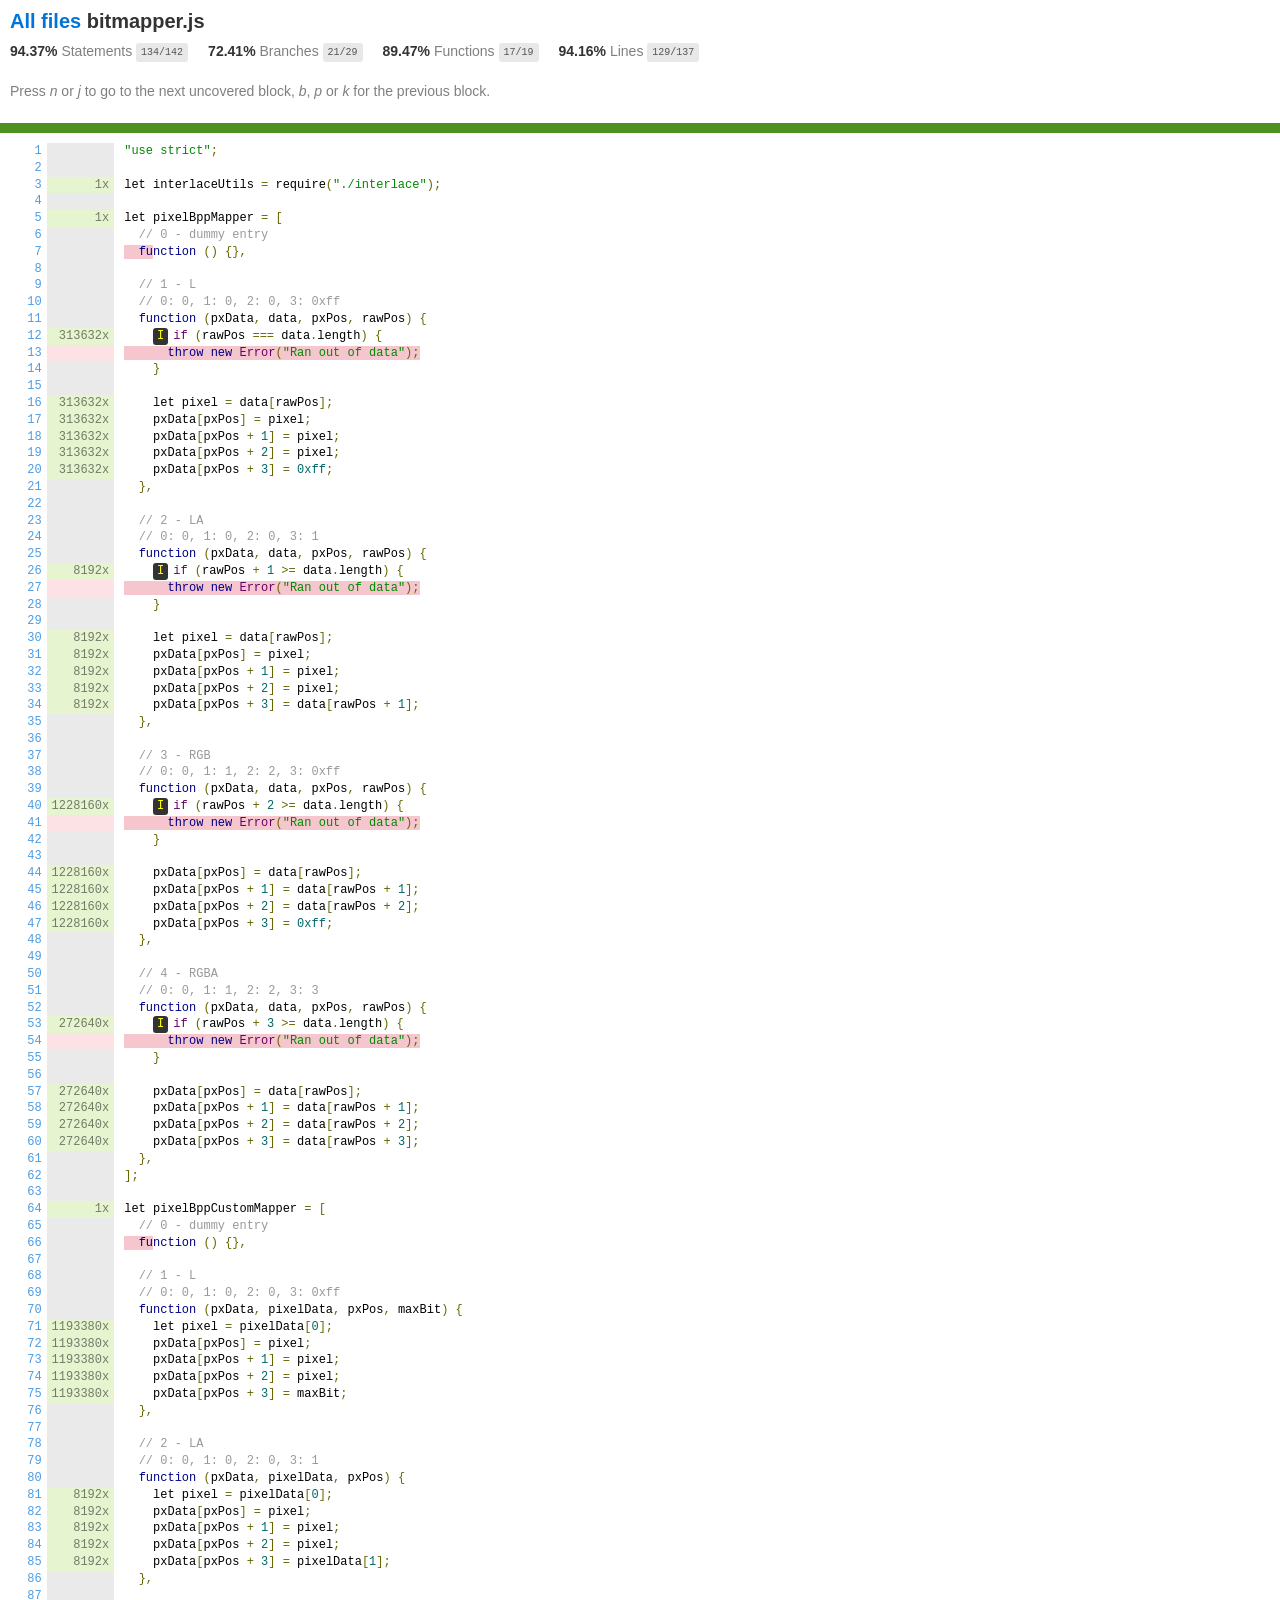
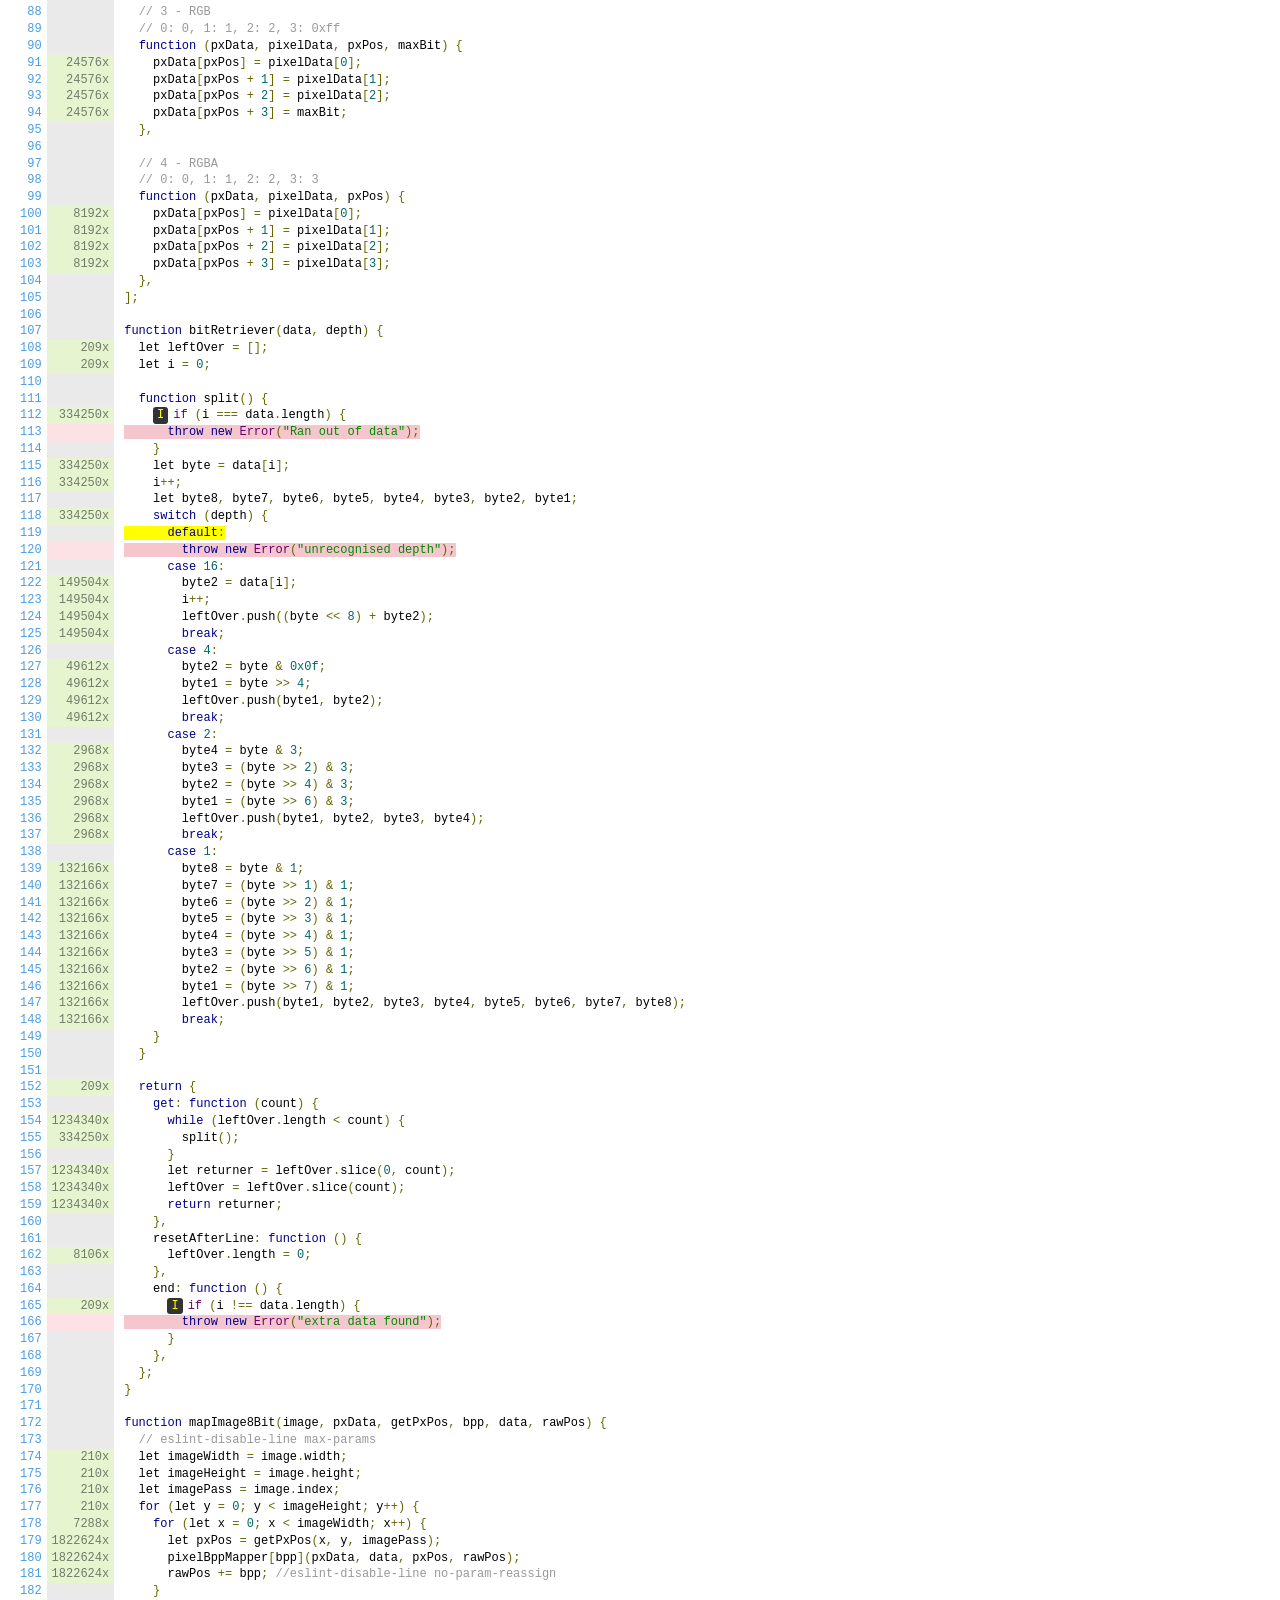
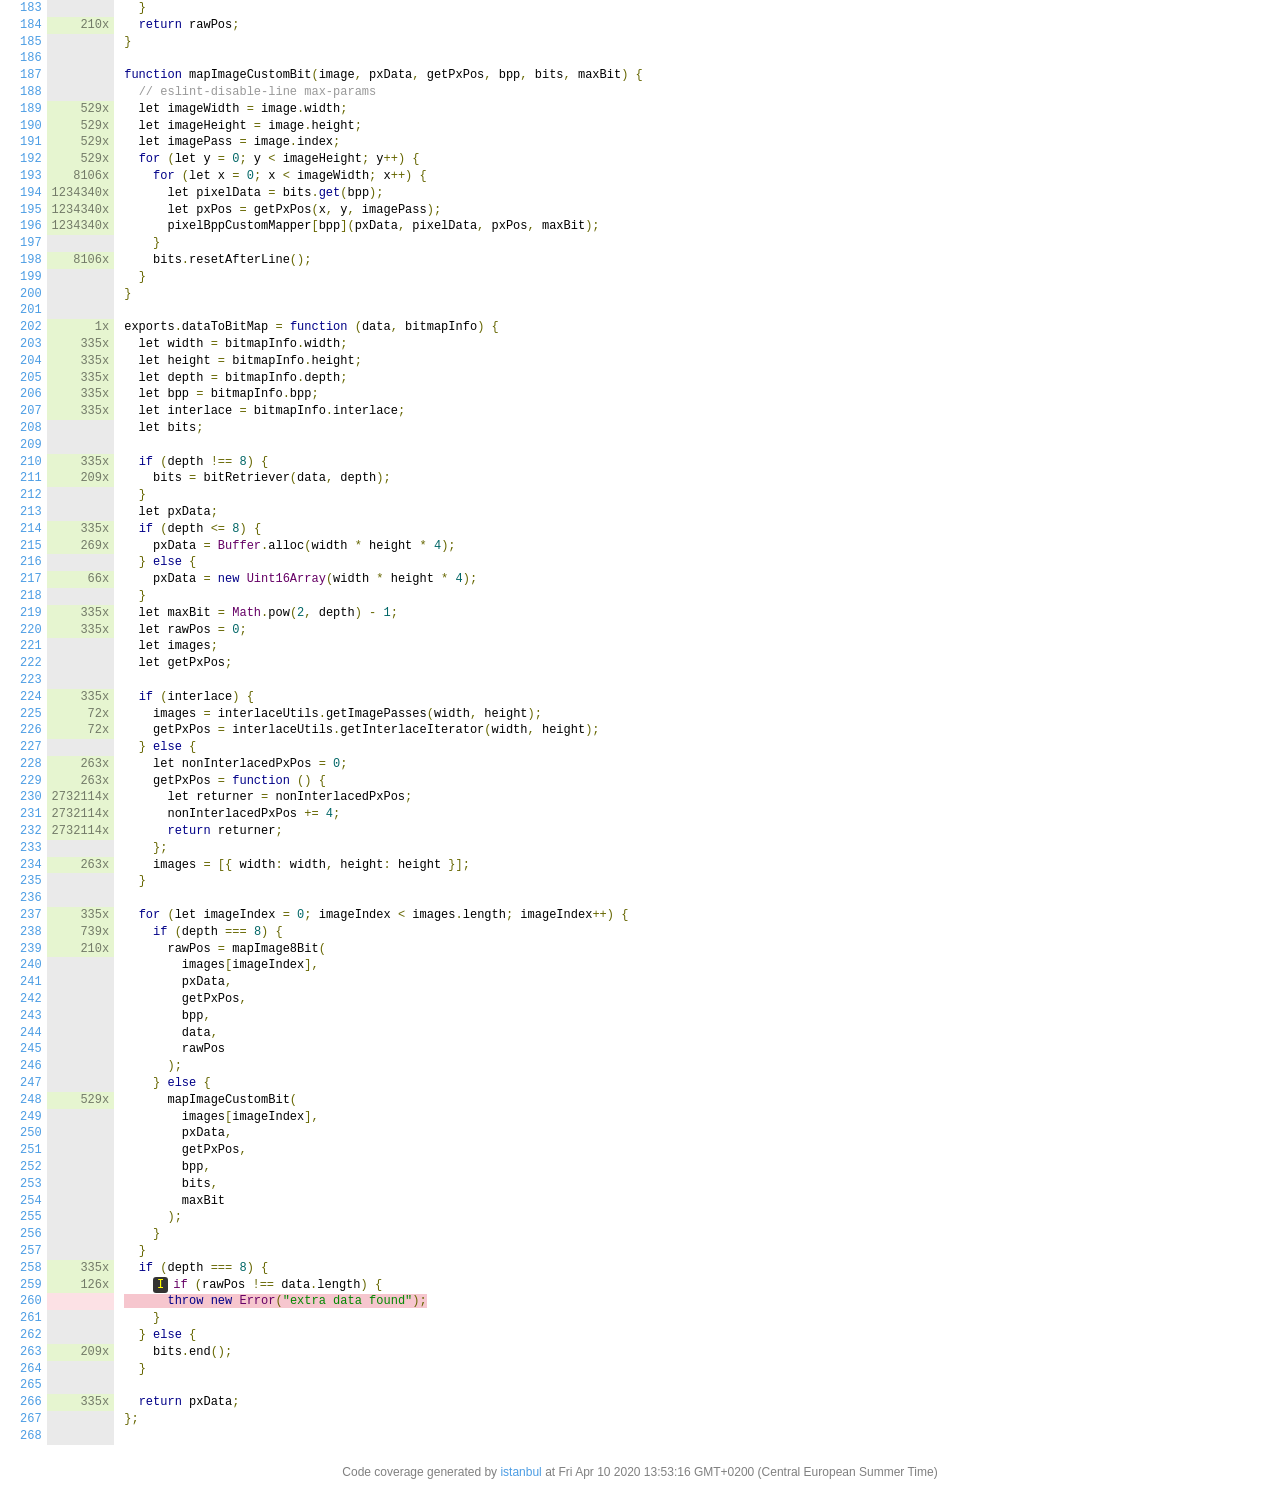
<file: backend/node_modules/pngjs/coverage/lcov-report/bitmapper.js.html>
<!doctype html>
<html lang="en">

<head>
    <title>Code coverage report for bitmapper.js</title>
    <meta charset="utf-8" />
    <link rel="stylesheet" href="prettify.css" />
    <link rel="stylesheet" href="base.css" />
    <link rel="shortcut icon" type="image/x-icon" href="favicon.png" />
    <meta name="viewport" content="width=device-width, initial-scale=1" />
    <style type='text/css'>
        .coverage-summary .sorter {
            background-image: url(sort-arrow-sprite.png);
        }
    </style>
</head>
    
<body>
<div class='wrapper'>
    <div class='pad1'>
        <h1><a href="index.html">All files</a> bitmapper.js</h1>
        <div class='clearfix'>
            
            <div class='fl pad1y space-right2'>
                <span class="strong">94.37% </span>
                <span class="quiet">Statements</span>
                <span class='fraction'>134/142</span>
            </div>
        
            
            <div class='fl pad1y space-right2'>
                <span class="strong">72.41% </span>
                <span class="quiet">Branches</span>
                <span class='fraction'>21/29</span>
            </div>
        
            
            <div class='fl pad1y space-right2'>
                <span class="strong">89.47% </span>
                <span class="quiet">Functions</span>
                <span class='fraction'>17/19</span>
            </div>
        
            
            <div class='fl pad1y space-right2'>
                <span class="strong">94.16% </span>
                <span class="quiet">Lines</span>
                <span class='fraction'>129/137</span>
            </div>
        
            
        </div>
        <p class="quiet">
            Press <em>n</em> or <em>j</em> to go to the next uncovered block, <em>b</em>, <em>p</em> or <em>k</em> for the previous block.
        </p>
    </div>
    <div class='status-line high'></div>
    <pre><table class="coverage">
<tr><td class="line-count quiet"><a name='L1'></a><a href='#L1'>1</a>
<a name='L2'></a><a href='#L2'>2</a>
<a name='L3'></a><a href='#L3'>3</a>
<a name='L4'></a><a href='#L4'>4</a>
<a name='L5'></a><a href='#L5'>5</a>
<a name='L6'></a><a href='#L6'>6</a>
<a name='L7'></a><a href='#L7'>7</a>
<a name='L8'></a><a href='#L8'>8</a>
<a name='L9'></a><a href='#L9'>9</a>
<a name='L10'></a><a href='#L10'>10</a>
<a name='L11'></a><a href='#L11'>11</a>
<a name='L12'></a><a href='#L12'>12</a>
<a name='L13'></a><a href='#L13'>13</a>
<a name='L14'></a><a href='#L14'>14</a>
<a name='L15'></a><a href='#L15'>15</a>
<a name='L16'></a><a href='#L16'>16</a>
<a name='L17'></a><a href='#L17'>17</a>
<a name='L18'></a><a href='#L18'>18</a>
<a name='L19'></a><a href='#L19'>19</a>
<a name='L20'></a><a href='#L20'>20</a>
<a name='L21'></a><a href='#L21'>21</a>
<a name='L22'></a><a href='#L22'>22</a>
<a name='L23'></a><a href='#L23'>23</a>
<a name='L24'></a><a href='#L24'>24</a>
<a name='L25'></a><a href='#L25'>25</a>
<a name='L26'></a><a href='#L26'>26</a>
<a name='L27'></a><a href='#L27'>27</a>
<a name='L28'></a><a href='#L28'>28</a>
<a name='L29'></a><a href='#L29'>29</a>
<a name='L30'></a><a href='#L30'>30</a>
<a name='L31'></a><a href='#L31'>31</a>
<a name='L32'></a><a href='#L32'>32</a>
<a name='L33'></a><a href='#L33'>33</a>
<a name='L34'></a><a href='#L34'>34</a>
<a name='L35'></a><a href='#L35'>35</a>
<a name='L36'></a><a href='#L36'>36</a>
<a name='L37'></a><a href='#L37'>37</a>
<a name='L38'></a><a href='#L38'>38</a>
<a name='L39'></a><a href='#L39'>39</a>
<a name='L40'></a><a href='#L40'>40</a>
<a name='L41'></a><a href='#L41'>41</a>
<a name='L42'></a><a href='#L42'>42</a>
<a name='L43'></a><a href='#L43'>43</a>
<a name='L44'></a><a href='#L44'>44</a>
<a name='L45'></a><a href='#L45'>45</a>
<a name='L46'></a><a href='#L46'>46</a>
<a name='L47'></a><a href='#L47'>47</a>
<a name='L48'></a><a href='#L48'>48</a>
<a name='L49'></a><a href='#L49'>49</a>
<a name='L50'></a><a href='#L50'>50</a>
<a name='L51'></a><a href='#L51'>51</a>
<a name='L52'></a><a href='#L52'>52</a>
<a name='L53'></a><a href='#L53'>53</a>
<a name='L54'></a><a href='#L54'>54</a>
<a name='L55'></a><a href='#L55'>55</a>
<a name='L56'></a><a href='#L56'>56</a>
<a name='L57'></a><a href='#L57'>57</a>
<a name='L58'></a><a href='#L58'>58</a>
<a name='L59'></a><a href='#L59'>59</a>
<a name='L60'></a><a href='#L60'>60</a>
<a name='L61'></a><a href='#L61'>61</a>
<a name='L62'></a><a href='#L62'>62</a>
<a name='L63'></a><a href='#L63'>63</a>
<a name='L64'></a><a href='#L64'>64</a>
<a name='L65'></a><a href='#L65'>65</a>
<a name='L66'></a><a href='#L66'>66</a>
<a name='L67'></a><a href='#L67'>67</a>
<a name='L68'></a><a href='#L68'>68</a>
<a name='L69'></a><a href='#L69'>69</a>
<a name='L70'></a><a href='#L70'>70</a>
<a name='L71'></a><a href='#L71'>71</a>
<a name='L72'></a><a href='#L72'>72</a>
<a name='L73'></a><a href='#L73'>73</a>
<a name='L74'></a><a href='#L74'>74</a>
<a name='L75'></a><a href='#L75'>75</a>
<a name='L76'></a><a href='#L76'>76</a>
<a name='L77'></a><a href='#L77'>77</a>
<a name='L78'></a><a href='#L78'>78</a>
<a name='L79'></a><a href='#L79'>79</a>
<a name='L80'></a><a href='#L80'>80</a>
<a name='L81'></a><a href='#L81'>81</a>
<a name='L82'></a><a href='#L82'>82</a>
<a name='L83'></a><a href='#L83'>83</a>
<a name='L84'></a><a href='#L84'>84</a>
<a name='L85'></a><a href='#L85'>85</a>
<a name='L86'></a><a href='#L86'>86</a>
<a name='L87'></a><a href='#L87'>87</a>
<a name='L88'></a><a href='#L88'>88</a>
<a name='L89'></a><a href='#L89'>89</a>
<a name='L90'></a><a href='#L90'>90</a>
<a name='L91'></a><a href='#L91'>91</a>
<a name='L92'></a><a href='#L92'>92</a>
<a name='L93'></a><a href='#L93'>93</a>
<a name='L94'></a><a href='#L94'>94</a>
<a name='L95'></a><a href='#L95'>95</a>
<a name='L96'></a><a href='#L96'>96</a>
<a name='L97'></a><a href='#L97'>97</a>
<a name='L98'></a><a href='#L98'>98</a>
<a name='L99'></a><a href='#L99'>99</a>
<a name='L100'></a><a href='#L100'>100</a>
<a name='L101'></a><a href='#L101'>101</a>
<a name='L102'></a><a href='#L102'>102</a>
<a name='L103'></a><a href='#L103'>103</a>
<a name='L104'></a><a href='#L104'>104</a>
<a name='L105'></a><a href='#L105'>105</a>
<a name='L106'></a><a href='#L106'>106</a>
<a name='L107'></a><a href='#L107'>107</a>
<a name='L108'></a><a href='#L108'>108</a>
<a name='L109'></a><a href='#L109'>109</a>
<a name='L110'></a><a href='#L110'>110</a>
<a name='L111'></a><a href='#L111'>111</a>
<a name='L112'></a><a href='#L112'>112</a>
<a name='L113'></a><a href='#L113'>113</a>
<a name='L114'></a><a href='#L114'>114</a>
<a name='L115'></a><a href='#L115'>115</a>
<a name='L116'></a><a href='#L116'>116</a>
<a name='L117'></a><a href='#L117'>117</a>
<a name='L118'></a><a href='#L118'>118</a>
<a name='L119'></a><a href='#L119'>119</a>
<a name='L120'></a><a href='#L120'>120</a>
<a name='L121'></a><a href='#L121'>121</a>
<a name='L122'></a><a href='#L122'>122</a>
<a name='L123'></a><a href='#L123'>123</a>
<a name='L124'></a><a href='#L124'>124</a>
<a name='L125'></a><a href='#L125'>125</a>
<a name='L126'></a><a href='#L126'>126</a>
<a name='L127'></a><a href='#L127'>127</a>
<a name='L128'></a><a href='#L128'>128</a>
<a name='L129'></a><a href='#L129'>129</a>
<a name='L130'></a><a href='#L130'>130</a>
<a name='L131'></a><a href='#L131'>131</a>
<a name='L132'></a><a href='#L132'>132</a>
<a name='L133'></a><a href='#L133'>133</a>
<a name='L134'></a><a href='#L134'>134</a>
<a name='L135'></a><a href='#L135'>135</a>
<a name='L136'></a><a href='#L136'>136</a>
<a name='L137'></a><a href='#L137'>137</a>
<a name='L138'></a><a href='#L138'>138</a>
<a name='L139'></a><a href='#L139'>139</a>
<a name='L140'></a><a href='#L140'>140</a>
<a name='L141'></a><a href='#L141'>141</a>
<a name='L142'></a><a href='#L142'>142</a>
<a name='L143'></a><a href='#L143'>143</a>
<a name='L144'></a><a href='#L144'>144</a>
<a name='L145'></a><a href='#L145'>145</a>
<a name='L146'></a><a href='#L146'>146</a>
<a name='L147'></a><a href='#L147'>147</a>
<a name='L148'></a><a href='#L148'>148</a>
<a name='L149'></a><a href='#L149'>149</a>
<a name='L150'></a><a href='#L150'>150</a>
<a name='L151'></a><a href='#L151'>151</a>
<a name='L152'></a><a href='#L152'>152</a>
<a name='L153'></a><a href='#L153'>153</a>
<a name='L154'></a><a href='#L154'>154</a>
<a name='L155'></a><a href='#L155'>155</a>
<a name='L156'></a><a href='#L156'>156</a>
<a name='L157'></a><a href='#L157'>157</a>
<a name='L158'></a><a href='#L158'>158</a>
<a name='L159'></a><a href='#L159'>159</a>
<a name='L160'></a><a href='#L160'>160</a>
<a name='L161'></a><a href='#L161'>161</a>
<a name='L162'></a><a href='#L162'>162</a>
<a name='L163'></a><a href='#L163'>163</a>
<a name='L164'></a><a href='#L164'>164</a>
<a name='L165'></a><a href='#L165'>165</a>
<a name='L166'></a><a href='#L166'>166</a>
<a name='L167'></a><a href='#L167'>167</a>
<a name='L168'></a><a href='#L168'>168</a>
<a name='L169'></a><a href='#L169'>169</a>
<a name='L170'></a><a href='#L170'>170</a>
<a name='L171'></a><a href='#L171'>171</a>
<a name='L172'></a><a href='#L172'>172</a>
<a name='L173'></a><a href='#L173'>173</a>
<a name='L174'></a><a href='#L174'>174</a>
<a name='L175'></a><a href='#L175'>175</a>
<a name='L176'></a><a href='#L176'>176</a>
<a name='L177'></a><a href='#L177'>177</a>
<a name='L178'></a><a href='#L178'>178</a>
<a name='L179'></a><a href='#L179'>179</a>
<a name='L180'></a><a href='#L180'>180</a>
<a name='L181'></a><a href='#L181'>181</a>
<a name='L182'></a><a href='#L182'>182</a>
<a name='L183'></a><a href='#L183'>183</a>
<a name='L184'></a><a href='#L184'>184</a>
<a name='L185'></a><a href='#L185'>185</a>
<a name='L186'></a><a href='#L186'>186</a>
<a name='L187'></a><a href='#L187'>187</a>
<a name='L188'></a><a href='#L188'>188</a>
<a name='L189'></a><a href='#L189'>189</a>
<a name='L190'></a><a href='#L190'>190</a>
<a name='L191'></a><a href='#L191'>191</a>
<a name='L192'></a><a href='#L192'>192</a>
<a name='L193'></a><a href='#L193'>193</a>
<a name='L194'></a><a href='#L194'>194</a>
<a name='L195'></a><a href='#L195'>195</a>
<a name='L196'></a><a href='#L196'>196</a>
<a name='L197'></a><a href='#L197'>197</a>
<a name='L198'></a><a href='#L198'>198</a>
<a name='L199'></a><a href='#L199'>199</a>
<a name='L200'></a><a href='#L200'>200</a>
<a name='L201'></a><a href='#L201'>201</a>
<a name='L202'></a><a href='#L202'>202</a>
<a name='L203'></a><a href='#L203'>203</a>
<a name='L204'></a><a href='#L204'>204</a>
<a name='L205'></a><a href='#L205'>205</a>
<a name='L206'></a><a href='#L206'>206</a>
<a name='L207'></a><a href='#L207'>207</a>
<a name='L208'></a><a href='#L208'>208</a>
<a name='L209'></a><a href='#L209'>209</a>
<a name='L210'></a><a href='#L210'>210</a>
<a name='L211'></a><a href='#L211'>211</a>
<a name='L212'></a><a href='#L212'>212</a>
<a name='L213'></a><a href='#L213'>213</a>
<a name='L214'></a><a href='#L214'>214</a>
<a name='L215'></a><a href='#L215'>215</a>
<a name='L216'></a><a href='#L216'>216</a>
<a name='L217'></a><a href='#L217'>217</a>
<a name='L218'></a><a href='#L218'>218</a>
<a name='L219'></a><a href='#L219'>219</a>
<a name='L220'></a><a href='#L220'>220</a>
<a name='L221'></a><a href='#L221'>221</a>
<a name='L222'></a><a href='#L222'>222</a>
<a name='L223'></a><a href='#L223'>223</a>
<a name='L224'></a><a href='#L224'>224</a>
<a name='L225'></a><a href='#L225'>225</a>
<a name='L226'></a><a href='#L226'>226</a>
<a name='L227'></a><a href='#L227'>227</a>
<a name='L228'></a><a href='#L228'>228</a>
<a name='L229'></a><a href='#L229'>229</a>
<a name='L230'></a><a href='#L230'>230</a>
<a name='L231'></a><a href='#L231'>231</a>
<a name='L232'></a><a href='#L232'>232</a>
<a name='L233'></a><a href='#L233'>233</a>
<a name='L234'></a><a href='#L234'>234</a>
<a name='L235'></a><a href='#L235'>235</a>
<a name='L236'></a><a href='#L236'>236</a>
<a name='L237'></a><a href='#L237'>237</a>
<a name='L238'></a><a href='#L238'>238</a>
<a name='L239'></a><a href='#L239'>239</a>
<a name='L240'></a><a href='#L240'>240</a>
<a name='L241'></a><a href='#L241'>241</a>
<a name='L242'></a><a href='#L242'>242</a>
<a name='L243'></a><a href='#L243'>243</a>
<a name='L244'></a><a href='#L244'>244</a>
<a name='L245'></a><a href='#L245'>245</a>
<a name='L246'></a><a href='#L246'>246</a>
<a name='L247'></a><a href='#L247'>247</a>
<a name='L248'></a><a href='#L248'>248</a>
<a name='L249'></a><a href='#L249'>249</a>
<a name='L250'></a><a href='#L250'>250</a>
<a name='L251'></a><a href='#L251'>251</a>
<a name='L252'></a><a href='#L252'>252</a>
<a name='L253'></a><a href='#L253'>253</a>
<a name='L254'></a><a href='#L254'>254</a>
<a name='L255'></a><a href='#L255'>255</a>
<a name='L256'></a><a href='#L256'>256</a>
<a name='L257'></a><a href='#L257'>257</a>
<a name='L258'></a><a href='#L258'>258</a>
<a name='L259'></a><a href='#L259'>259</a>
<a name='L260'></a><a href='#L260'>260</a>
<a name='L261'></a><a href='#L261'>261</a>
<a name='L262'></a><a href='#L262'>262</a>
<a name='L263'></a><a href='#L263'>263</a>
<a name='L264'></a><a href='#L264'>264</a>
<a name='L265'></a><a href='#L265'>265</a>
<a name='L266'></a><a href='#L266'>266</a>
<a name='L267'></a><a href='#L267'>267</a>
<a name='L268'></a><a href='#L268'>268</a></td><td class="line-coverage quiet"><span class="cline-any cline-neutral">&nbsp;</span>
<span class="cline-any cline-neutral">&nbsp;</span>
<span class="cline-any cline-yes">1x</span>
<span class="cline-any cline-neutral">&nbsp;</span>
<span class="cline-any cline-yes">1x</span>
<span class="cline-any cline-neutral">&nbsp;</span>
<span class="cline-any cline-neutral">&nbsp;</span>
<span class="cline-any cline-neutral">&nbsp;</span>
<span class="cline-any cline-neutral">&nbsp;</span>
<span class="cline-any cline-neutral">&nbsp;</span>
<span class="cline-any cline-neutral">&nbsp;</span>
<span class="cline-any cline-yes">313632x</span>
<span class="cline-any cline-no">&nbsp;</span>
<span class="cline-any cline-neutral">&nbsp;</span>
<span class="cline-any cline-neutral">&nbsp;</span>
<span class="cline-any cline-yes">313632x</span>
<span class="cline-any cline-yes">313632x</span>
<span class="cline-any cline-yes">313632x</span>
<span class="cline-any cline-yes">313632x</span>
<span class="cline-any cline-yes">313632x</span>
<span class="cline-any cline-neutral">&nbsp;</span>
<span class="cline-any cline-neutral">&nbsp;</span>
<span class="cline-any cline-neutral">&nbsp;</span>
<span class="cline-any cline-neutral">&nbsp;</span>
<span class="cline-any cline-neutral">&nbsp;</span>
<span class="cline-any cline-yes">8192x</span>
<span class="cline-any cline-no">&nbsp;</span>
<span class="cline-any cline-neutral">&nbsp;</span>
<span class="cline-any cline-neutral">&nbsp;</span>
<span class="cline-any cline-yes">8192x</span>
<span class="cline-any cline-yes">8192x</span>
<span class="cline-any cline-yes">8192x</span>
<span class="cline-any cline-yes">8192x</span>
<span class="cline-any cline-yes">8192x</span>
<span class="cline-any cline-neutral">&nbsp;</span>
<span class="cline-any cline-neutral">&nbsp;</span>
<span class="cline-any cline-neutral">&nbsp;</span>
<span class="cline-any cline-neutral">&nbsp;</span>
<span class="cline-any cline-neutral">&nbsp;</span>
<span class="cline-any cline-yes">1228160x</span>
<span class="cline-any cline-no">&nbsp;</span>
<span class="cline-any cline-neutral">&nbsp;</span>
<span class="cline-any cline-neutral">&nbsp;</span>
<span class="cline-any cline-yes">1228160x</span>
<span class="cline-any cline-yes">1228160x</span>
<span class="cline-any cline-yes">1228160x</span>
<span class="cline-any cline-yes">1228160x</span>
<span class="cline-any cline-neutral">&nbsp;</span>
<span class="cline-any cline-neutral">&nbsp;</span>
<span class="cline-any cline-neutral">&nbsp;</span>
<span class="cline-any cline-neutral">&nbsp;</span>
<span class="cline-any cline-neutral">&nbsp;</span>
<span class="cline-any cline-yes">272640x</span>
<span class="cline-any cline-no">&nbsp;</span>
<span class="cline-any cline-neutral">&nbsp;</span>
<span class="cline-any cline-neutral">&nbsp;</span>
<span class="cline-any cline-yes">272640x</span>
<span class="cline-any cline-yes">272640x</span>
<span class="cline-any cline-yes">272640x</span>
<span class="cline-any cline-yes">272640x</span>
<span class="cline-any cline-neutral">&nbsp;</span>
<span class="cline-any cline-neutral">&nbsp;</span>
<span class="cline-any cline-neutral">&nbsp;</span>
<span class="cline-any cline-yes">1x</span>
<span class="cline-any cline-neutral">&nbsp;</span>
<span class="cline-any cline-neutral">&nbsp;</span>
<span class="cline-any cline-neutral">&nbsp;</span>
<span class="cline-any cline-neutral">&nbsp;</span>
<span class="cline-any cline-neutral">&nbsp;</span>
<span class="cline-any cline-neutral">&nbsp;</span>
<span class="cline-any cline-yes">1193380x</span>
<span class="cline-any cline-yes">1193380x</span>
<span class="cline-any cline-yes">1193380x</span>
<span class="cline-any cline-yes">1193380x</span>
<span class="cline-any cline-yes">1193380x</span>
<span class="cline-any cline-neutral">&nbsp;</span>
<span class="cline-any cline-neutral">&nbsp;</span>
<span class="cline-any cline-neutral">&nbsp;</span>
<span class="cline-any cline-neutral">&nbsp;</span>
<span class="cline-any cline-neutral">&nbsp;</span>
<span class="cline-any cline-yes">8192x</span>
<span class="cline-any cline-yes">8192x</span>
<span class="cline-any cline-yes">8192x</span>
<span class="cline-any cline-yes">8192x</span>
<span class="cline-any cline-yes">8192x</span>
<span class="cline-any cline-neutral">&nbsp;</span>
<span class="cline-any cline-neutral">&nbsp;</span>
<span class="cline-any cline-neutral">&nbsp;</span>
<span class="cline-any cline-neutral">&nbsp;</span>
<span class="cline-any cline-neutral">&nbsp;</span>
<span class="cline-any cline-yes">24576x</span>
<span class="cline-any cline-yes">24576x</span>
<span class="cline-any cline-yes">24576x</span>
<span class="cline-any cline-yes">24576x</span>
<span class="cline-any cline-neutral">&nbsp;</span>
<span class="cline-any cline-neutral">&nbsp;</span>
<span class="cline-any cline-neutral">&nbsp;</span>
<span class="cline-any cline-neutral">&nbsp;</span>
<span class="cline-any cline-neutral">&nbsp;</span>
<span class="cline-any cline-yes">8192x</span>
<span class="cline-any cline-yes">8192x</span>
<span class="cline-any cline-yes">8192x</span>
<span class="cline-any cline-yes">8192x</span>
<span class="cline-any cline-neutral">&nbsp;</span>
<span class="cline-any cline-neutral">&nbsp;</span>
<span class="cline-any cline-neutral">&nbsp;</span>
<span class="cline-any cline-neutral">&nbsp;</span>
<span class="cline-any cline-yes">209x</span>
<span class="cline-any cline-yes">209x</span>
<span class="cline-any cline-neutral">&nbsp;</span>
<span class="cline-any cline-neutral">&nbsp;</span>
<span class="cline-any cline-yes">334250x</span>
<span class="cline-any cline-no">&nbsp;</span>
<span class="cline-any cline-neutral">&nbsp;</span>
<span class="cline-any cline-yes">334250x</span>
<span class="cline-any cline-yes">334250x</span>
<span class="cline-any cline-neutral">&nbsp;</span>
<span class="cline-any cline-yes">334250x</span>
<span class="cline-any cline-neutral">&nbsp;</span>
<span class="cline-any cline-no">&nbsp;</span>
<span class="cline-any cline-neutral">&nbsp;</span>
<span class="cline-any cline-yes">149504x</span>
<span class="cline-any cline-yes">149504x</span>
<span class="cline-any cline-yes">149504x</span>
<span class="cline-any cline-yes">149504x</span>
<span class="cline-any cline-neutral">&nbsp;</span>
<span class="cline-any cline-yes">49612x</span>
<span class="cline-any cline-yes">49612x</span>
<span class="cline-any cline-yes">49612x</span>
<span class="cline-any cline-yes">49612x</span>
<span class="cline-any cline-neutral">&nbsp;</span>
<span class="cline-any cline-yes">2968x</span>
<span class="cline-any cline-yes">2968x</span>
<span class="cline-any cline-yes">2968x</span>
<span class="cline-any cline-yes">2968x</span>
<span class="cline-any cline-yes">2968x</span>
<span class="cline-any cline-yes">2968x</span>
<span class="cline-any cline-neutral">&nbsp;</span>
<span class="cline-any cline-yes">132166x</span>
<span class="cline-any cline-yes">132166x</span>
<span class="cline-any cline-yes">132166x</span>
<span class="cline-any cline-yes">132166x</span>
<span class="cline-any cline-yes">132166x</span>
<span class="cline-any cline-yes">132166x</span>
<span class="cline-any cline-yes">132166x</span>
<span class="cline-any cline-yes">132166x</span>
<span class="cline-any cline-yes">132166x</span>
<span class="cline-any cline-yes">132166x</span>
<span class="cline-any cline-neutral">&nbsp;</span>
<span class="cline-any cline-neutral">&nbsp;</span>
<span class="cline-any cline-neutral">&nbsp;</span>
<span class="cline-any cline-yes">209x</span>
<span class="cline-any cline-neutral">&nbsp;</span>
<span class="cline-any cline-yes">1234340x</span>
<span class="cline-any cline-yes">334250x</span>
<span class="cline-any cline-neutral">&nbsp;</span>
<span class="cline-any cline-yes">1234340x</span>
<span class="cline-any cline-yes">1234340x</span>
<span class="cline-any cline-yes">1234340x</span>
<span class="cline-any cline-neutral">&nbsp;</span>
<span class="cline-any cline-neutral">&nbsp;</span>
<span class="cline-any cline-yes">8106x</span>
<span class="cline-any cline-neutral">&nbsp;</span>
<span class="cline-any cline-neutral">&nbsp;</span>
<span class="cline-any cline-yes">209x</span>
<span class="cline-any cline-no">&nbsp;</span>
<span class="cline-any cline-neutral">&nbsp;</span>
<span class="cline-any cline-neutral">&nbsp;</span>
<span class="cline-any cline-neutral">&nbsp;</span>
<span class="cline-any cline-neutral">&nbsp;</span>
<span class="cline-any cline-neutral">&nbsp;</span>
<span class="cline-any cline-neutral">&nbsp;</span>
<span class="cline-any cline-neutral">&nbsp;</span>
<span class="cline-any cline-yes">210x</span>
<span class="cline-any cline-yes">210x</span>
<span class="cline-any cline-yes">210x</span>
<span class="cline-any cline-yes">210x</span>
<span class="cline-any cline-yes">7288x</span>
<span class="cline-any cline-yes">1822624x</span>
<span class="cline-any cline-yes">1822624x</span>
<span class="cline-any cline-yes">1822624x</span>
<span class="cline-any cline-neutral">&nbsp;</span>
<span class="cline-any cline-neutral">&nbsp;</span>
<span class="cline-any cline-yes">210x</span>
<span class="cline-any cline-neutral">&nbsp;</span>
<span class="cline-any cline-neutral">&nbsp;</span>
<span class="cline-any cline-neutral">&nbsp;</span>
<span class="cline-any cline-neutral">&nbsp;</span>
<span class="cline-any cline-yes">529x</span>
<span class="cline-any cline-yes">529x</span>
<span class="cline-any cline-yes">529x</span>
<span class="cline-any cline-yes">529x</span>
<span class="cline-any cline-yes">8106x</span>
<span class="cline-any cline-yes">1234340x</span>
<span class="cline-any cline-yes">1234340x</span>
<span class="cline-any cline-yes">1234340x</span>
<span class="cline-any cline-neutral">&nbsp;</span>
<span class="cline-any cline-yes">8106x</span>
<span class="cline-any cline-neutral">&nbsp;</span>
<span class="cline-any cline-neutral">&nbsp;</span>
<span class="cline-any cline-neutral">&nbsp;</span>
<span class="cline-any cline-yes">1x</span>
<span class="cline-any cline-yes">335x</span>
<span class="cline-any cline-yes">335x</span>
<span class="cline-any cline-yes">335x</span>
<span class="cline-any cline-yes">335x</span>
<span class="cline-any cline-yes">335x</span>
<span class="cline-any cline-neutral">&nbsp;</span>
<span class="cline-any cline-neutral">&nbsp;</span>
<span class="cline-any cline-yes">335x</span>
<span class="cline-any cline-yes">209x</span>
<span class="cline-any cline-neutral">&nbsp;</span>
<span class="cline-any cline-neutral">&nbsp;</span>
<span class="cline-any cline-yes">335x</span>
<span class="cline-any cline-yes">269x</span>
<span class="cline-any cline-neutral">&nbsp;</span>
<span class="cline-any cline-yes">66x</span>
<span class="cline-any cline-neutral">&nbsp;</span>
<span class="cline-any cline-yes">335x</span>
<span class="cline-any cline-yes">335x</span>
<span class="cline-any cline-neutral">&nbsp;</span>
<span class="cline-any cline-neutral">&nbsp;</span>
<span class="cline-any cline-neutral">&nbsp;</span>
<span class="cline-any cline-yes">335x</span>
<span class="cline-any cline-yes">72x</span>
<span class="cline-any cline-yes">72x</span>
<span class="cline-any cline-neutral">&nbsp;</span>
<span class="cline-any cline-yes">263x</span>
<span class="cline-any cline-yes">263x</span>
<span class="cline-any cline-yes">2732114x</span>
<span class="cline-any cline-yes">2732114x</span>
<span class="cline-any cline-yes">2732114x</span>
<span class="cline-any cline-neutral">&nbsp;</span>
<span class="cline-any cline-yes">263x</span>
<span class="cline-any cline-neutral">&nbsp;</span>
<span class="cline-any cline-neutral">&nbsp;</span>
<span class="cline-any cline-yes">335x</span>
<span class="cline-any cline-yes">739x</span>
<span class="cline-any cline-yes">210x</span>
<span class="cline-any cline-neutral">&nbsp;</span>
<span class="cline-any cline-neutral">&nbsp;</span>
<span class="cline-any cline-neutral">&nbsp;</span>
<span class="cline-any cline-neutral">&nbsp;</span>
<span class="cline-any cline-neutral">&nbsp;</span>
<span class="cline-any cline-neutral">&nbsp;</span>
<span class="cline-any cline-neutral">&nbsp;</span>
<span class="cline-any cline-neutral">&nbsp;</span>
<span class="cline-any cline-yes">529x</span>
<span class="cline-any cline-neutral">&nbsp;</span>
<span class="cline-any cline-neutral">&nbsp;</span>
<span class="cline-any cline-neutral">&nbsp;</span>
<span class="cline-any cline-neutral">&nbsp;</span>
<span class="cline-any cline-neutral">&nbsp;</span>
<span class="cline-any cline-neutral">&nbsp;</span>
<span class="cline-any cline-neutral">&nbsp;</span>
<span class="cline-any cline-neutral">&nbsp;</span>
<span class="cline-any cline-neutral">&nbsp;</span>
<span class="cline-any cline-yes">335x</span>
<span class="cline-any cline-yes">126x</span>
<span class="cline-any cline-no">&nbsp;</span>
<span class="cline-any cline-neutral">&nbsp;</span>
<span class="cline-any cline-neutral">&nbsp;</span>
<span class="cline-any cline-yes">209x</span>
<span class="cline-any cline-neutral">&nbsp;</span>
<span class="cline-any cline-neutral">&nbsp;</span>
<span class="cline-any cline-yes">335x</span>
<span class="cline-any cline-neutral">&nbsp;</span>
<span class="cline-any cline-neutral">&nbsp;</span></td><td class="text"><pre class="prettyprint lang-js">"use strict";
&nbsp;
let interlaceUtils = require("./interlace");
&nbsp;
let pixelBppMapper = [
  // 0 - dummy entry
<span class="fstat-no" title="function not covered" >  fu</span>nction () {},
&nbsp;
  // 1 - L
  // 0: 0, 1: 0, 2: 0, 3: 0xff
  function (pxData, data, pxPos, rawPos) {
    <span class="missing-if-branch" title="if path not taken" >I</span>if (rawPos === data.length) {
<span class="cstat-no" title="statement not covered" >      throw new Error("Ran out of data");</span>
    }
&nbsp;
    let pixel = data[rawPos];
    pxData[pxPos] = pixel;
    pxData[pxPos + 1] = pixel;
    pxData[pxPos + 2] = pixel;
    pxData[pxPos + 3] = 0xff;
  },
&nbsp;
  // 2 - LA
  // 0: 0, 1: 0, 2: 0, 3: 1
  function (pxData, data, pxPos, rawPos) {
    <span class="missing-if-branch" title="if path not taken" >I</span>if (rawPos + 1 &gt;= data.length) {
<span class="cstat-no" title="statement not covered" >      throw new Error("Ran out of data");</span>
    }
&nbsp;
    let pixel = data[rawPos];
    pxData[pxPos] = pixel;
    pxData[pxPos + 1] = pixel;
    pxData[pxPos + 2] = pixel;
    pxData[pxPos + 3] = data[rawPos + 1];
  },
&nbsp;
  // 3 - RGB
  // 0: 0, 1: 1, 2: 2, 3: 0xff
  function (pxData, data, pxPos, rawPos) {
    <span class="missing-if-branch" title="if path not taken" >I</span>if (rawPos + 2 &gt;= data.length) {
<span class="cstat-no" title="statement not covered" >      throw new Error("Ran out of data");</span>
    }
&nbsp;
    pxData[pxPos] = data[rawPos];
    pxData[pxPos + 1] = data[rawPos + 1];
    pxData[pxPos + 2] = data[rawPos + 2];
    pxData[pxPos + 3] = 0xff;
  },
&nbsp;
  // 4 - RGBA
  // 0: 0, 1: 1, 2: 2, 3: 3
  function (pxData, data, pxPos, rawPos) {
    <span class="missing-if-branch" title="if path not taken" >I</span>if (rawPos + 3 &gt;= data.length) {
<span class="cstat-no" title="statement not covered" >      throw new Error("Ran out of data");</span>
    }
&nbsp;
    pxData[pxPos] = data[rawPos];
    pxData[pxPos + 1] = data[rawPos + 1];
    pxData[pxPos + 2] = data[rawPos + 2];
    pxData[pxPos + 3] = data[rawPos + 3];
  },
];
&nbsp;
let pixelBppCustomMapper = [
  // 0 - dummy entry
<span class="fstat-no" title="function not covered" >  fu</span>nction () {},
&nbsp;
  // 1 - L
  // 0: 0, 1: 0, 2: 0, 3: 0xff
  function (pxData, pixelData, pxPos, maxBit) {
    let pixel = pixelData[0];
    pxData[pxPos] = pixel;
    pxData[pxPos + 1] = pixel;
    pxData[pxPos + 2] = pixel;
    pxData[pxPos + 3] = maxBit;
  },
&nbsp;
  // 2 - LA
  // 0: 0, 1: 0, 2: 0, 3: 1
  function (pxData, pixelData, pxPos) {
    let pixel = pixelData[0];
    pxData[pxPos] = pixel;
    pxData[pxPos + 1] = pixel;
    pxData[pxPos + 2] = pixel;
    pxData[pxPos + 3] = pixelData[1];
  },
&nbsp;
  // 3 - RGB
  // 0: 0, 1: 1, 2: 2, 3: 0xff
  function (pxData, pixelData, pxPos, maxBit) {
    pxData[pxPos] = pixelData[0];
    pxData[pxPos + 1] = pixelData[1];
    pxData[pxPos + 2] = pixelData[2];
    pxData[pxPos + 3] = maxBit;
  },
&nbsp;
  // 4 - RGBA
  // 0: 0, 1: 1, 2: 2, 3: 3
  function (pxData, pixelData, pxPos) {
    pxData[pxPos] = pixelData[0];
    pxData[pxPos + 1] = pixelData[1];
    pxData[pxPos + 2] = pixelData[2];
    pxData[pxPos + 3] = pixelData[3];
  },
];
&nbsp;
function bitRetriever(data, depth) {
  let leftOver = [];
  let i = 0;
&nbsp;
  function split() {
    <span class="missing-if-branch" title="if path not taken" >I</span>if (i === data.length) {
<span class="cstat-no" title="statement not covered" >      throw new Error("Ran out of data");</span>
    }
    let byte = data[i];
    i++;
    let byte8, byte7, byte6, byte5, byte4, byte3, byte2, byte1;
    switch (depth) {
<span class="branch-0 cbranch-no" title="branch not covered" >      default:</span>
<span class="cstat-no" title="statement not covered" >        throw new Error("unrecognised depth");</span>
      case 16:
        byte2 = data[i];
        i++;
        leftOver.push((byte &lt;&lt; 8) + byte2);
        break;
      case 4:
        byte2 = byte &amp; 0x0f;
        byte1 = byte &gt;&gt; 4;
        leftOver.push(byte1, byte2);
        break;
      case 2:
        byte4 = byte &amp; 3;
        byte3 = (byte &gt;&gt; 2) &amp; 3;
        byte2 = (byte &gt;&gt; 4) &amp; 3;
        byte1 = (byte &gt;&gt; 6) &amp; 3;
        leftOver.push(byte1, byte2, byte3, byte4);
        break;
      case 1:
        byte8 = byte &amp; 1;
        byte7 = (byte &gt;&gt; 1) &amp; 1;
        byte6 = (byte &gt;&gt; 2) &amp; 1;
        byte5 = (byte &gt;&gt; 3) &amp; 1;
        byte4 = (byte &gt;&gt; 4) &amp; 1;
        byte3 = (byte &gt;&gt; 5) &amp; 1;
        byte2 = (byte &gt;&gt; 6) &amp; 1;
        byte1 = (byte &gt;&gt; 7) &amp; 1;
        leftOver.push(byte1, byte2, byte3, byte4, byte5, byte6, byte7, byte8);
        break;
    }
  }
&nbsp;
  return {
    get: function (count) {
      while (leftOver.length &lt; count) {
        split();
      }
      let returner = leftOver.slice(0, count);
      leftOver = leftOver.slice(count);
      return returner;
    },
    resetAfterLine: function () {
      leftOver.length = 0;
    },
    end: function () {
      <span class="missing-if-branch" title="if path not taken" >I</span>if (i !== data.length) {
<span class="cstat-no" title="statement not covered" >        throw new Error("extra data found");</span>
      }
    },
  };
}
&nbsp;
function mapImage8Bit(image, pxData, getPxPos, bpp, data, rawPos) {
  // eslint-disable-line max-params
  let imageWidth = image.width;
  let imageHeight = image.height;
  let imagePass = image.index;
  for (let y = 0; y &lt; imageHeight; y++) {
    for (let x = 0; x &lt; imageWidth; x++) {
      let pxPos = getPxPos(x, y, imagePass);
      pixelBppMapper[bpp](pxData, data, pxPos, rawPos);
      rawPos += bpp; //eslint-disable-line no-param-reassign
    }
  }
  return rawPos;
}
&nbsp;
function mapImageCustomBit(image, pxData, getPxPos, bpp, bits, maxBit) {
  // eslint-disable-line max-params
  let imageWidth = image.width;
  let imageHeight = image.height;
  let imagePass = image.index;
  for (let y = 0; y &lt; imageHeight; y++) {
    for (let x = 0; x &lt; imageWidth; x++) {
      let pixelData = bits.get(bpp);
      let pxPos = getPxPos(x, y, imagePass);
      pixelBppCustomMapper[bpp](pxData, pixelData, pxPos, maxBit);
    }
    bits.resetAfterLine();
  }
}
&nbsp;
exports.dataToBitMap = function (data, bitmapInfo) {
  let width = bitmapInfo.width;
  let height = bitmapInfo.height;
  let depth = bitmapInfo.depth;
  let bpp = bitmapInfo.bpp;
  let interlace = bitmapInfo.interlace;
  let bits;
&nbsp;
  if (depth !== 8) {
    bits = bitRetriever(data, depth);
  }
  let pxData;
  if (depth &lt;= 8) {
    pxData = Buffer.alloc(width * height * 4);
  } else {
    pxData = new Uint16Array(width * height * 4);
  }
  let maxBit = Math.pow(2, depth) - 1;
  let rawPos = 0;
  let images;
  let getPxPos;
&nbsp;
  if (interlace) {
    images = interlaceUtils.getImagePasses(width, height);
    getPxPos = interlaceUtils.getInterlaceIterator(width, height);
  } else {
    let nonInterlacedPxPos = 0;
    getPxPos = function () {
      let returner = nonInterlacedPxPos;
      nonInterlacedPxPos += 4;
      return returner;
    };
    images = [{ width: width, height: height }];
  }
&nbsp;
  for (let imageIndex = 0; imageIndex &lt; images.length; imageIndex++) {
    if (depth === 8) {
      rawPos = mapImage8Bit(
        images[imageIndex],
        pxData,
        getPxPos,
        bpp,
        data,
        rawPos
      );
    } else {
      mapImageCustomBit(
        images[imageIndex],
        pxData,
        getPxPos,
        bpp,
        bits,
        maxBit
      );
    }
  }
  if (depth === 8) {
    <span class="missing-if-branch" title="if path not taken" >I</span>if (rawPos !== data.length) {
<span class="cstat-no" title="statement not covered" >      throw new Error("extra data found");</span>
    }
  } else {
    bits.end();
  }
&nbsp;
  return pxData;
};
&nbsp;</pre></td></tr></table></pre>

                <div class='push'></div><!-- for sticky footer -->
            </div><!-- /wrapper -->
            <div class='footer quiet pad2 space-top1 center small'>
                Code coverage generated by
                <a href="https://istanbul.js.org/" target="_blank">istanbul</a>
                at Fri Apr 10 2020 13:53:16 GMT+0200 (Central European Summer Time)
            </div>
        </div>
        <script src="prettify.js"></script>
        <script>
            window.onload = function () {
                prettyPrint();
            };
        </script>
        <script src="sorter.js"></script>
        <script src="block-navigation.js"></script>
    </body>
</html>
</file>
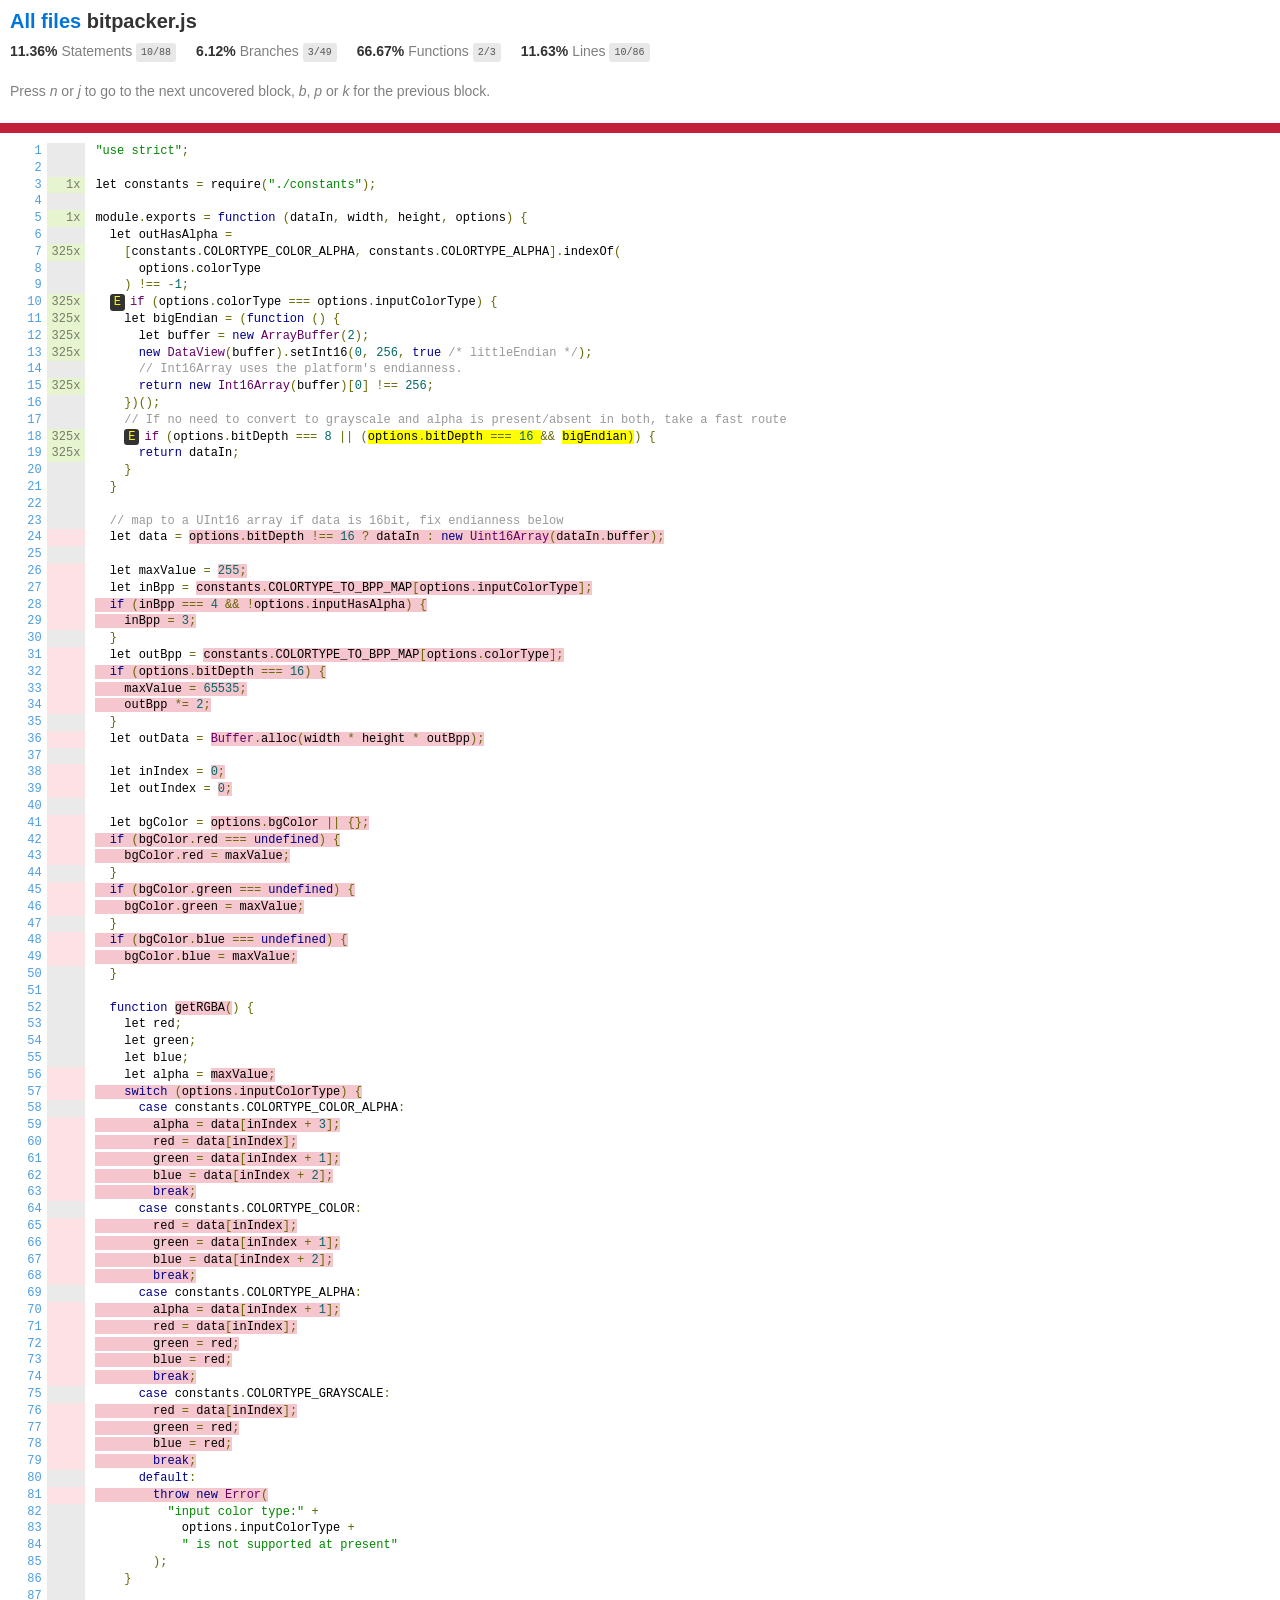
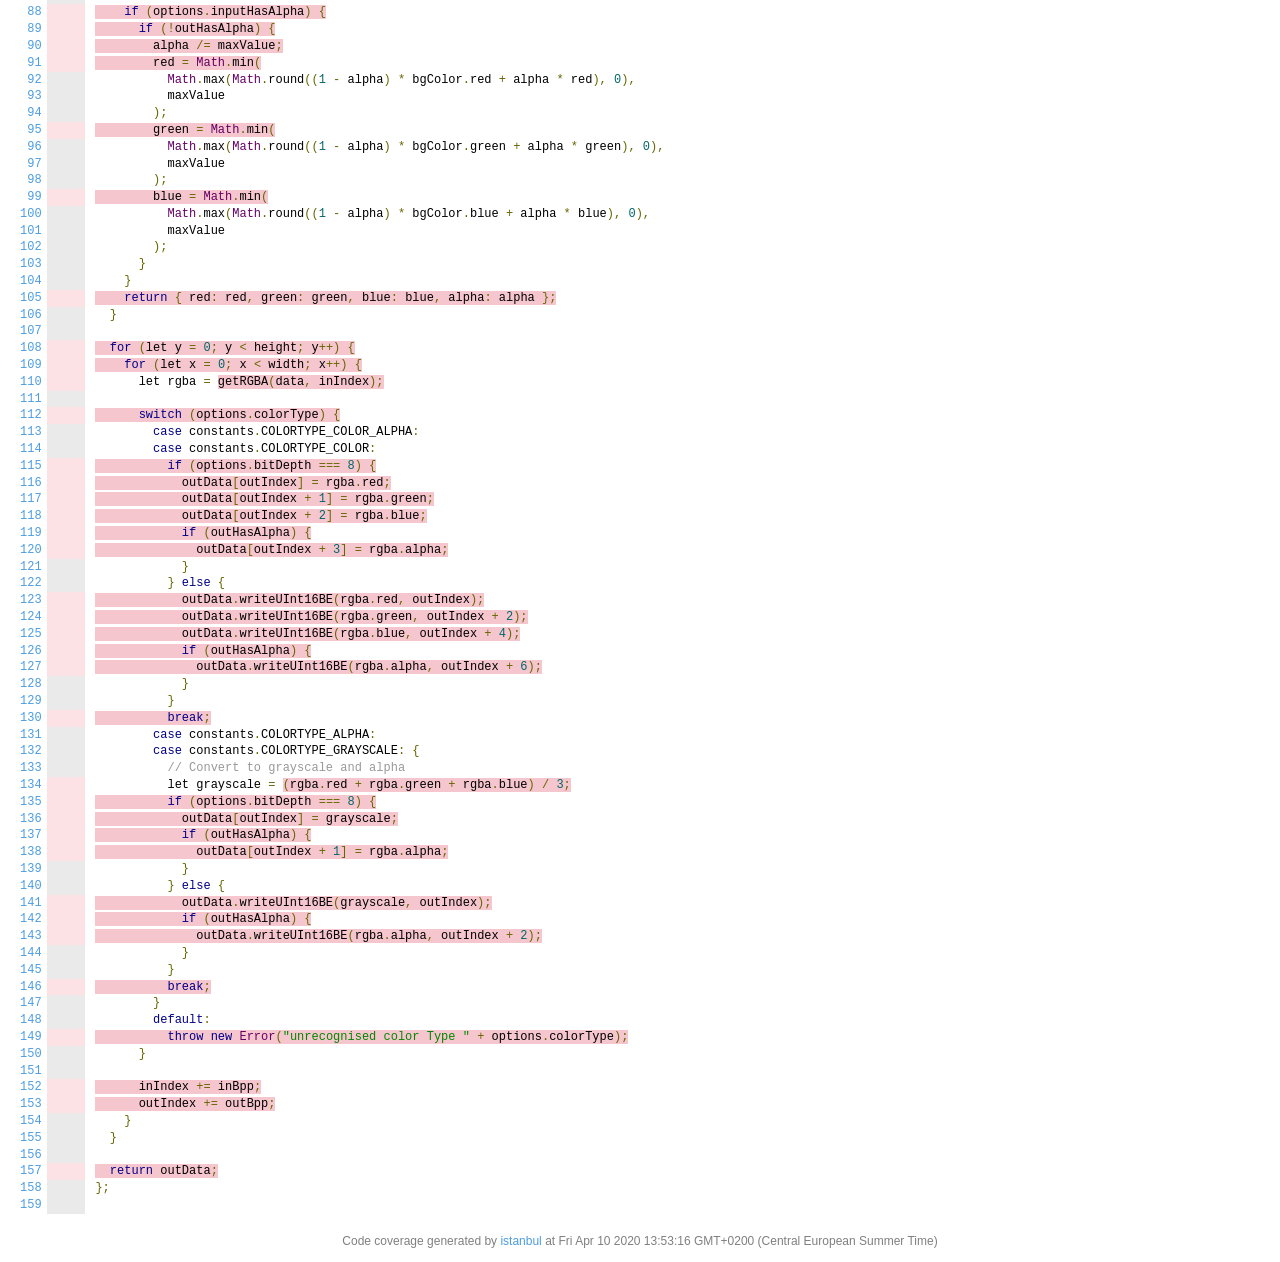
<file: backend/node_modules/pngjs/coverage/lcov-report/bitpacker.js.html>
<!doctype html>
<html lang="en">

<head>
    <title>Code coverage report for bitpacker.js</title>
    <meta charset="utf-8" />
    <link rel="stylesheet" href="prettify.css" />
    <link rel="stylesheet" href="base.css" />
    <link rel="shortcut icon" type="image/x-icon" href="favicon.png" />
    <meta name="viewport" content="width=device-width, initial-scale=1" />
    <style type='text/css'>
        .coverage-summary .sorter {
            background-image: url(sort-arrow-sprite.png);
        }
    </style>
</head>
    
<body>
<div class='wrapper'>
    <div class='pad1'>
        <h1><a href="index.html">All files</a> bitpacker.js</h1>
        <div class='clearfix'>
            
            <div class='fl pad1y space-right2'>
                <span class="strong">11.36% </span>
                <span class="quiet">Statements</span>
                <span class='fraction'>10/88</span>
            </div>
        
            
            <div class='fl pad1y space-right2'>
                <span class="strong">6.12% </span>
                <span class="quiet">Branches</span>
                <span class='fraction'>3/49</span>
            </div>
        
            
            <div class='fl pad1y space-right2'>
                <span class="strong">66.67% </span>
                <span class="quiet">Functions</span>
                <span class='fraction'>2/3</span>
            </div>
        
            
            <div class='fl pad1y space-right2'>
                <span class="strong">11.63% </span>
                <span class="quiet">Lines</span>
                <span class='fraction'>10/86</span>
            </div>
        
            
        </div>
        <p class="quiet">
            Press <em>n</em> or <em>j</em> to go to the next uncovered block, <em>b</em>, <em>p</em> or <em>k</em> for the previous block.
        </p>
    </div>
    <div class='status-line low'></div>
    <pre><table class="coverage">
<tr><td class="line-count quiet"><a name='L1'></a><a href='#L1'>1</a>
<a name='L2'></a><a href='#L2'>2</a>
<a name='L3'></a><a href='#L3'>3</a>
<a name='L4'></a><a href='#L4'>4</a>
<a name='L5'></a><a href='#L5'>5</a>
<a name='L6'></a><a href='#L6'>6</a>
<a name='L7'></a><a href='#L7'>7</a>
<a name='L8'></a><a href='#L8'>8</a>
<a name='L9'></a><a href='#L9'>9</a>
<a name='L10'></a><a href='#L10'>10</a>
<a name='L11'></a><a href='#L11'>11</a>
<a name='L12'></a><a href='#L12'>12</a>
<a name='L13'></a><a href='#L13'>13</a>
<a name='L14'></a><a href='#L14'>14</a>
<a name='L15'></a><a href='#L15'>15</a>
<a name='L16'></a><a href='#L16'>16</a>
<a name='L17'></a><a href='#L17'>17</a>
<a name='L18'></a><a href='#L18'>18</a>
<a name='L19'></a><a href='#L19'>19</a>
<a name='L20'></a><a href='#L20'>20</a>
<a name='L21'></a><a href='#L21'>21</a>
<a name='L22'></a><a href='#L22'>22</a>
<a name='L23'></a><a href='#L23'>23</a>
<a name='L24'></a><a href='#L24'>24</a>
<a name='L25'></a><a href='#L25'>25</a>
<a name='L26'></a><a href='#L26'>26</a>
<a name='L27'></a><a href='#L27'>27</a>
<a name='L28'></a><a href='#L28'>28</a>
<a name='L29'></a><a href='#L29'>29</a>
<a name='L30'></a><a href='#L30'>30</a>
<a name='L31'></a><a href='#L31'>31</a>
<a name='L32'></a><a href='#L32'>32</a>
<a name='L33'></a><a href='#L33'>33</a>
<a name='L34'></a><a href='#L34'>34</a>
<a name='L35'></a><a href='#L35'>35</a>
<a name='L36'></a><a href='#L36'>36</a>
<a name='L37'></a><a href='#L37'>37</a>
<a name='L38'></a><a href='#L38'>38</a>
<a name='L39'></a><a href='#L39'>39</a>
<a name='L40'></a><a href='#L40'>40</a>
<a name='L41'></a><a href='#L41'>41</a>
<a name='L42'></a><a href='#L42'>42</a>
<a name='L43'></a><a href='#L43'>43</a>
<a name='L44'></a><a href='#L44'>44</a>
<a name='L45'></a><a href='#L45'>45</a>
<a name='L46'></a><a href='#L46'>46</a>
<a name='L47'></a><a href='#L47'>47</a>
<a name='L48'></a><a href='#L48'>48</a>
<a name='L49'></a><a href='#L49'>49</a>
<a name='L50'></a><a href='#L50'>50</a>
<a name='L51'></a><a href='#L51'>51</a>
<a name='L52'></a><a href='#L52'>52</a>
<a name='L53'></a><a href='#L53'>53</a>
<a name='L54'></a><a href='#L54'>54</a>
<a name='L55'></a><a href='#L55'>55</a>
<a name='L56'></a><a href='#L56'>56</a>
<a name='L57'></a><a href='#L57'>57</a>
<a name='L58'></a><a href='#L58'>58</a>
<a name='L59'></a><a href='#L59'>59</a>
<a name='L60'></a><a href='#L60'>60</a>
<a name='L61'></a><a href='#L61'>61</a>
<a name='L62'></a><a href='#L62'>62</a>
<a name='L63'></a><a href='#L63'>63</a>
<a name='L64'></a><a href='#L64'>64</a>
<a name='L65'></a><a href='#L65'>65</a>
<a name='L66'></a><a href='#L66'>66</a>
<a name='L67'></a><a href='#L67'>67</a>
<a name='L68'></a><a href='#L68'>68</a>
<a name='L69'></a><a href='#L69'>69</a>
<a name='L70'></a><a href='#L70'>70</a>
<a name='L71'></a><a href='#L71'>71</a>
<a name='L72'></a><a href='#L72'>72</a>
<a name='L73'></a><a href='#L73'>73</a>
<a name='L74'></a><a href='#L74'>74</a>
<a name='L75'></a><a href='#L75'>75</a>
<a name='L76'></a><a href='#L76'>76</a>
<a name='L77'></a><a href='#L77'>77</a>
<a name='L78'></a><a href='#L78'>78</a>
<a name='L79'></a><a href='#L79'>79</a>
<a name='L80'></a><a href='#L80'>80</a>
<a name='L81'></a><a href='#L81'>81</a>
<a name='L82'></a><a href='#L82'>82</a>
<a name='L83'></a><a href='#L83'>83</a>
<a name='L84'></a><a href='#L84'>84</a>
<a name='L85'></a><a href='#L85'>85</a>
<a name='L86'></a><a href='#L86'>86</a>
<a name='L87'></a><a href='#L87'>87</a>
<a name='L88'></a><a href='#L88'>88</a>
<a name='L89'></a><a href='#L89'>89</a>
<a name='L90'></a><a href='#L90'>90</a>
<a name='L91'></a><a href='#L91'>91</a>
<a name='L92'></a><a href='#L92'>92</a>
<a name='L93'></a><a href='#L93'>93</a>
<a name='L94'></a><a href='#L94'>94</a>
<a name='L95'></a><a href='#L95'>95</a>
<a name='L96'></a><a href='#L96'>96</a>
<a name='L97'></a><a href='#L97'>97</a>
<a name='L98'></a><a href='#L98'>98</a>
<a name='L99'></a><a href='#L99'>99</a>
<a name='L100'></a><a href='#L100'>100</a>
<a name='L101'></a><a href='#L101'>101</a>
<a name='L102'></a><a href='#L102'>102</a>
<a name='L103'></a><a href='#L103'>103</a>
<a name='L104'></a><a href='#L104'>104</a>
<a name='L105'></a><a href='#L105'>105</a>
<a name='L106'></a><a href='#L106'>106</a>
<a name='L107'></a><a href='#L107'>107</a>
<a name='L108'></a><a href='#L108'>108</a>
<a name='L109'></a><a href='#L109'>109</a>
<a name='L110'></a><a href='#L110'>110</a>
<a name='L111'></a><a href='#L111'>111</a>
<a name='L112'></a><a href='#L112'>112</a>
<a name='L113'></a><a href='#L113'>113</a>
<a name='L114'></a><a href='#L114'>114</a>
<a name='L115'></a><a href='#L115'>115</a>
<a name='L116'></a><a href='#L116'>116</a>
<a name='L117'></a><a href='#L117'>117</a>
<a name='L118'></a><a href='#L118'>118</a>
<a name='L119'></a><a href='#L119'>119</a>
<a name='L120'></a><a href='#L120'>120</a>
<a name='L121'></a><a href='#L121'>121</a>
<a name='L122'></a><a href='#L122'>122</a>
<a name='L123'></a><a href='#L123'>123</a>
<a name='L124'></a><a href='#L124'>124</a>
<a name='L125'></a><a href='#L125'>125</a>
<a name='L126'></a><a href='#L126'>126</a>
<a name='L127'></a><a href='#L127'>127</a>
<a name='L128'></a><a href='#L128'>128</a>
<a name='L129'></a><a href='#L129'>129</a>
<a name='L130'></a><a href='#L130'>130</a>
<a name='L131'></a><a href='#L131'>131</a>
<a name='L132'></a><a href='#L132'>132</a>
<a name='L133'></a><a href='#L133'>133</a>
<a name='L134'></a><a href='#L134'>134</a>
<a name='L135'></a><a href='#L135'>135</a>
<a name='L136'></a><a href='#L136'>136</a>
<a name='L137'></a><a href='#L137'>137</a>
<a name='L138'></a><a href='#L138'>138</a>
<a name='L139'></a><a href='#L139'>139</a>
<a name='L140'></a><a href='#L140'>140</a>
<a name='L141'></a><a href='#L141'>141</a>
<a name='L142'></a><a href='#L142'>142</a>
<a name='L143'></a><a href='#L143'>143</a>
<a name='L144'></a><a href='#L144'>144</a>
<a name='L145'></a><a href='#L145'>145</a>
<a name='L146'></a><a href='#L146'>146</a>
<a name='L147'></a><a href='#L147'>147</a>
<a name='L148'></a><a href='#L148'>148</a>
<a name='L149'></a><a href='#L149'>149</a>
<a name='L150'></a><a href='#L150'>150</a>
<a name='L151'></a><a href='#L151'>151</a>
<a name='L152'></a><a href='#L152'>152</a>
<a name='L153'></a><a href='#L153'>153</a>
<a name='L154'></a><a href='#L154'>154</a>
<a name='L155'></a><a href='#L155'>155</a>
<a name='L156'></a><a href='#L156'>156</a>
<a name='L157'></a><a href='#L157'>157</a>
<a name='L158'></a><a href='#L158'>158</a>
<a name='L159'></a><a href='#L159'>159</a></td><td class="line-coverage quiet"><span class="cline-any cline-neutral">&nbsp;</span>
<span class="cline-any cline-neutral">&nbsp;</span>
<span class="cline-any cline-yes">1x</span>
<span class="cline-any cline-neutral">&nbsp;</span>
<span class="cline-any cline-yes">1x</span>
<span class="cline-any cline-neutral">&nbsp;</span>
<span class="cline-any cline-yes">325x</span>
<span class="cline-any cline-neutral">&nbsp;</span>
<span class="cline-any cline-neutral">&nbsp;</span>
<span class="cline-any cline-yes">325x</span>
<span class="cline-any cline-yes">325x</span>
<span class="cline-any cline-yes">325x</span>
<span class="cline-any cline-yes">325x</span>
<span class="cline-any cline-neutral">&nbsp;</span>
<span class="cline-any cline-yes">325x</span>
<span class="cline-any cline-neutral">&nbsp;</span>
<span class="cline-any cline-neutral">&nbsp;</span>
<span class="cline-any cline-yes">325x</span>
<span class="cline-any cline-yes">325x</span>
<span class="cline-any cline-neutral">&nbsp;</span>
<span class="cline-any cline-neutral">&nbsp;</span>
<span class="cline-any cline-neutral">&nbsp;</span>
<span class="cline-any cline-neutral">&nbsp;</span>
<span class="cline-any cline-no">&nbsp;</span>
<span class="cline-any cline-neutral">&nbsp;</span>
<span class="cline-any cline-no">&nbsp;</span>
<span class="cline-any cline-no">&nbsp;</span>
<span class="cline-any cline-no">&nbsp;</span>
<span class="cline-any cline-no">&nbsp;</span>
<span class="cline-any cline-neutral">&nbsp;</span>
<span class="cline-any cline-no">&nbsp;</span>
<span class="cline-any cline-no">&nbsp;</span>
<span class="cline-any cline-no">&nbsp;</span>
<span class="cline-any cline-no">&nbsp;</span>
<span class="cline-any cline-neutral">&nbsp;</span>
<span class="cline-any cline-no">&nbsp;</span>
<span class="cline-any cline-neutral">&nbsp;</span>
<span class="cline-any cline-no">&nbsp;</span>
<span class="cline-any cline-no">&nbsp;</span>
<span class="cline-any cline-neutral">&nbsp;</span>
<span class="cline-any cline-no">&nbsp;</span>
<span class="cline-any cline-no">&nbsp;</span>
<span class="cline-any cline-no">&nbsp;</span>
<span class="cline-any cline-neutral">&nbsp;</span>
<span class="cline-any cline-no">&nbsp;</span>
<span class="cline-any cline-no">&nbsp;</span>
<span class="cline-any cline-neutral">&nbsp;</span>
<span class="cline-any cline-no">&nbsp;</span>
<span class="cline-any cline-no">&nbsp;</span>
<span class="cline-any cline-neutral">&nbsp;</span>
<span class="cline-any cline-neutral">&nbsp;</span>
<span class="cline-any cline-neutral">&nbsp;</span>
<span class="cline-any cline-neutral">&nbsp;</span>
<span class="cline-any cline-neutral">&nbsp;</span>
<span class="cline-any cline-neutral">&nbsp;</span>
<span class="cline-any cline-no">&nbsp;</span>
<span class="cline-any cline-no">&nbsp;</span>
<span class="cline-any cline-neutral">&nbsp;</span>
<span class="cline-any cline-no">&nbsp;</span>
<span class="cline-any cline-no">&nbsp;</span>
<span class="cline-any cline-no">&nbsp;</span>
<span class="cline-any cline-no">&nbsp;</span>
<span class="cline-any cline-no">&nbsp;</span>
<span class="cline-any cline-neutral">&nbsp;</span>
<span class="cline-any cline-no">&nbsp;</span>
<span class="cline-any cline-no">&nbsp;</span>
<span class="cline-any cline-no">&nbsp;</span>
<span class="cline-any cline-no">&nbsp;</span>
<span class="cline-any cline-neutral">&nbsp;</span>
<span class="cline-any cline-no">&nbsp;</span>
<span class="cline-any cline-no">&nbsp;</span>
<span class="cline-any cline-no">&nbsp;</span>
<span class="cline-any cline-no">&nbsp;</span>
<span class="cline-any cline-no">&nbsp;</span>
<span class="cline-any cline-neutral">&nbsp;</span>
<span class="cline-any cline-no">&nbsp;</span>
<span class="cline-any cline-no">&nbsp;</span>
<span class="cline-any cline-no">&nbsp;</span>
<span class="cline-any cline-no">&nbsp;</span>
<span class="cline-any cline-neutral">&nbsp;</span>
<span class="cline-any cline-no">&nbsp;</span>
<span class="cline-any cline-neutral">&nbsp;</span>
<span class="cline-any cline-neutral">&nbsp;</span>
<span class="cline-any cline-neutral">&nbsp;</span>
<span class="cline-any cline-neutral">&nbsp;</span>
<span class="cline-any cline-neutral">&nbsp;</span>
<span class="cline-any cline-neutral">&nbsp;</span>
<span class="cline-any cline-no">&nbsp;</span>
<span class="cline-any cline-no">&nbsp;</span>
<span class="cline-any cline-no">&nbsp;</span>
<span class="cline-any cline-no">&nbsp;</span>
<span class="cline-any cline-neutral">&nbsp;</span>
<span class="cline-any cline-neutral">&nbsp;</span>
<span class="cline-any cline-neutral">&nbsp;</span>
<span class="cline-any cline-no">&nbsp;</span>
<span class="cline-any cline-neutral">&nbsp;</span>
<span class="cline-any cline-neutral">&nbsp;</span>
<span class="cline-any cline-neutral">&nbsp;</span>
<span class="cline-any cline-no">&nbsp;</span>
<span class="cline-any cline-neutral">&nbsp;</span>
<span class="cline-any cline-neutral">&nbsp;</span>
<span class="cline-any cline-neutral">&nbsp;</span>
<span class="cline-any cline-neutral">&nbsp;</span>
<span class="cline-any cline-neutral">&nbsp;</span>
<span class="cline-any cline-no">&nbsp;</span>
<span class="cline-any cline-neutral">&nbsp;</span>
<span class="cline-any cline-neutral">&nbsp;</span>
<span class="cline-any cline-no">&nbsp;</span>
<span class="cline-any cline-no">&nbsp;</span>
<span class="cline-any cline-no">&nbsp;</span>
<span class="cline-any cline-neutral">&nbsp;</span>
<span class="cline-any cline-no">&nbsp;</span>
<span class="cline-any cline-neutral">&nbsp;</span>
<span class="cline-any cline-neutral">&nbsp;</span>
<span class="cline-any cline-no">&nbsp;</span>
<span class="cline-any cline-no">&nbsp;</span>
<span class="cline-any cline-no">&nbsp;</span>
<span class="cline-any cline-no">&nbsp;</span>
<span class="cline-any cline-no">&nbsp;</span>
<span class="cline-any cline-no">&nbsp;</span>
<span class="cline-any cline-neutral">&nbsp;</span>
<span class="cline-any cline-neutral">&nbsp;</span>
<span class="cline-any cline-no">&nbsp;</span>
<span class="cline-any cline-no">&nbsp;</span>
<span class="cline-any cline-no">&nbsp;</span>
<span class="cline-any cline-no">&nbsp;</span>
<span class="cline-any cline-no">&nbsp;</span>
<span class="cline-any cline-neutral">&nbsp;</span>
<span class="cline-any cline-neutral">&nbsp;</span>
<span class="cline-any cline-no">&nbsp;</span>
<span class="cline-any cline-neutral">&nbsp;</span>
<span class="cline-any cline-neutral">&nbsp;</span>
<span class="cline-any cline-neutral">&nbsp;</span>
<span class="cline-any cline-no">&nbsp;</span>
<span class="cline-any cline-no">&nbsp;</span>
<span class="cline-any cline-no">&nbsp;</span>
<span class="cline-any cline-no">&nbsp;</span>
<span class="cline-any cline-no">&nbsp;</span>
<span class="cline-any cline-neutral">&nbsp;</span>
<span class="cline-any cline-neutral">&nbsp;</span>
<span class="cline-any cline-no">&nbsp;</span>
<span class="cline-any cline-no">&nbsp;</span>
<span class="cline-any cline-no">&nbsp;</span>
<span class="cline-any cline-neutral">&nbsp;</span>
<span class="cline-any cline-neutral">&nbsp;</span>
<span class="cline-any cline-no">&nbsp;</span>
<span class="cline-any cline-neutral">&nbsp;</span>
<span class="cline-any cline-neutral">&nbsp;</span>
<span class="cline-any cline-no">&nbsp;</span>
<span class="cline-any cline-neutral">&nbsp;</span>
<span class="cline-any cline-neutral">&nbsp;</span>
<span class="cline-any cline-no">&nbsp;</span>
<span class="cline-any cline-no">&nbsp;</span>
<span class="cline-any cline-neutral">&nbsp;</span>
<span class="cline-any cline-neutral">&nbsp;</span>
<span class="cline-any cline-neutral">&nbsp;</span>
<span class="cline-any cline-no">&nbsp;</span>
<span class="cline-any cline-neutral">&nbsp;</span>
<span class="cline-any cline-neutral">&nbsp;</span></td><td class="text"><pre class="prettyprint lang-js">"use strict";
&nbsp;
let constants = require("./constants");
&nbsp;
module.exports = function (dataIn, width, height, options) {
  let outHasAlpha =
    [constants.COLORTYPE_COLOR_ALPHA, constants.COLORTYPE_ALPHA].indexOf(
      options.colorType
    ) !== -1;
  <span class="missing-if-branch" title="else path not taken" >E</span>if (options.colorType === options.inputColorType) {
    let bigEndian = (function () {
      let buffer = new ArrayBuffer(2);
      new DataView(buffer).setInt16(0, 256, true /* littleEndian */);
      // Int16Array uses the platform's endianness.
      return new Int16Array(buffer)[0] !== 256;
    })();
    // If no need to convert to grayscale and alpha is present/absent in both, take a fast route
    <span class="missing-if-branch" title="else path not taken" >E</span>if (options.bitDepth === 8 || (<span class="branch-1 cbranch-no" title="branch not covered" >options.bitDepth === 16 </span>&amp;&amp; <span class="branch-2 cbranch-no" title="branch not covered" >bigEndian)</span>) {
      return dataIn;
    }
  }
&nbsp;
  // map to a UInt16 array if data is 16bit, fix endianness below
  let data = <span class="cstat-no" title="statement not covered" >options.bitDepth !== 16 ? dataIn : new Uint16Array(dataIn.buffer);</span>
&nbsp;
  let maxValue = <span class="cstat-no" title="statement not covered" >255;</span>
  let inBpp = <span class="cstat-no" title="statement not covered" >constants.COLORTYPE_TO_BPP_MAP[options.inputColorType];</span>
<span class="cstat-no" title="statement not covered" >  if (inBpp === 4 &amp;&amp; !options.inputHasAlpha) {</span>
<span class="cstat-no" title="statement not covered" >    inBpp = 3;</span>
  }
  let outBpp = <span class="cstat-no" title="statement not covered" >constants.COLORTYPE_TO_BPP_MAP[options.colorType];</span>
<span class="cstat-no" title="statement not covered" >  if (options.bitDepth === 16) {</span>
<span class="cstat-no" title="statement not covered" >    maxValue = 65535;</span>
<span class="cstat-no" title="statement not covered" >    outBpp *= 2;</span>
  }
  let outData = <span class="cstat-no" title="statement not covered" >Buffer.alloc(width * height * outBpp);</span>
&nbsp;
  let inIndex = <span class="cstat-no" title="statement not covered" >0;</span>
  let outIndex = <span class="cstat-no" title="statement not covered" >0;</span>
&nbsp;
  let bgColor = <span class="cstat-no" title="statement not covered" >options.bgColor || {};</span>
<span class="cstat-no" title="statement not covered" >  if (bgColor.red === undefined) {</span>
<span class="cstat-no" title="statement not covered" >    bgColor.red = maxValue;</span>
  }
<span class="cstat-no" title="statement not covered" >  if (bgColor.green === undefined) {</span>
<span class="cstat-no" title="statement not covered" >    bgColor.green = maxValue;</span>
  }
<span class="cstat-no" title="statement not covered" >  if (bgColor.blue === undefined) {</span>
<span class="cstat-no" title="statement not covered" >    bgColor.blue = maxValue;</span>
  }
&nbsp;
  function <span class="fstat-no" title="function not covered" >getRGBA(</span>) {
    let red;
    let green;
    let blue;
    let alpha = <span class="cstat-no" title="statement not covered" >maxValue;</span>
<span class="cstat-no" title="statement not covered" >    switch (options.inputColorType) {</span>
      case constants.COLORTYPE_COLOR_ALPHA:
<span class="cstat-no" title="statement not covered" >        alpha = data[inIndex + 3];</span>
<span class="cstat-no" title="statement not covered" >        red = data[inIndex];</span>
<span class="cstat-no" title="statement not covered" >        green = data[inIndex + 1];</span>
<span class="cstat-no" title="statement not covered" >        blue = data[inIndex + 2];</span>
<span class="cstat-no" title="statement not covered" >        break;</span>
      case constants.COLORTYPE_COLOR:
<span class="cstat-no" title="statement not covered" >        red = data[inIndex];</span>
<span class="cstat-no" title="statement not covered" >        green = data[inIndex + 1];</span>
<span class="cstat-no" title="statement not covered" >        blue = data[inIndex + 2];</span>
<span class="cstat-no" title="statement not covered" >        break;</span>
      case constants.COLORTYPE_ALPHA:
<span class="cstat-no" title="statement not covered" >        alpha = data[inIndex + 1];</span>
<span class="cstat-no" title="statement not covered" >        red = data[inIndex];</span>
<span class="cstat-no" title="statement not covered" >        green = red;</span>
<span class="cstat-no" title="statement not covered" >        blue = red;</span>
<span class="cstat-no" title="statement not covered" >        break;</span>
      case constants.COLORTYPE_GRAYSCALE:
<span class="cstat-no" title="statement not covered" >        red = data[inIndex];</span>
<span class="cstat-no" title="statement not covered" >        green = red;</span>
<span class="cstat-no" title="statement not covered" >        blue = red;</span>
<span class="cstat-no" title="statement not covered" >        break;</span>
      default:
<span class="cstat-no" title="statement not covered" >        throw new Error(</span>
          "input color type:" +
            options.inputColorType +
            " is not supported at present"
        );
    }
&nbsp;
<span class="cstat-no" title="statement not covered" >    if (options.inputHasAlpha) {</span>
<span class="cstat-no" title="statement not covered" >      if (!outHasAlpha) {</span>
<span class="cstat-no" title="statement not covered" >        alpha /= maxValue;</span>
<span class="cstat-no" title="statement not covered" >        red = Math.min(</span>
          Math.max(Math.round((1 - alpha) * bgColor.red + alpha * red), 0),
          maxValue
        );
<span class="cstat-no" title="statement not covered" >        green = Math.min(</span>
          Math.max(Math.round((1 - alpha) * bgColor.green + alpha * green), 0),
          maxValue
        );
<span class="cstat-no" title="statement not covered" >        blue = Math.min(</span>
          Math.max(Math.round((1 - alpha) * bgColor.blue + alpha * blue), 0),
          maxValue
        );
      }
    }
<span class="cstat-no" title="statement not covered" >    return { red: red, green: green, blue: blue, alpha: alpha };</span>
  }
&nbsp;
<span class="cstat-no" title="statement not covered" >  for (let y = <span class="cstat-no" title="statement not covered" >0;</span> y &lt; height; y++) {</span>
<span class="cstat-no" title="statement not covered" >    for (let x = <span class="cstat-no" title="statement not covered" >0;</span> x &lt; width; x++) {</span>
      let rgba = <span class="cstat-no" title="statement not covered" >getRGBA(data, inIndex);</span>
&nbsp;
<span class="cstat-no" title="statement not covered" >      switch (options.colorType) {</span>
        case constants.COLORTYPE_COLOR_ALPHA:
        case constants.COLORTYPE_COLOR:
<span class="cstat-no" title="statement not covered" >          if (options.bitDepth === 8) {</span>
<span class="cstat-no" title="statement not covered" >            outData[outIndex] = rgba.red;</span>
<span class="cstat-no" title="statement not covered" >            outData[outIndex + 1] = rgba.green;</span>
<span class="cstat-no" title="statement not covered" >            outData[outIndex + 2] = rgba.blue;</span>
<span class="cstat-no" title="statement not covered" >            if (outHasAlpha) {</span>
<span class="cstat-no" title="statement not covered" >              outData[outIndex + 3] = rgba.alpha;</span>
            }
          } else {
<span class="cstat-no" title="statement not covered" >            outData.writeUInt16BE(rgba.red, outIndex);</span>
<span class="cstat-no" title="statement not covered" >            outData.writeUInt16BE(rgba.green, outIndex + 2);</span>
<span class="cstat-no" title="statement not covered" >            outData.writeUInt16BE(rgba.blue, outIndex + 4);</span>
<span class="cstat-no" title="statement not covered" >            if (outHasAlpha) {</span>
<span class="cstat-no" title="statement not covered" >              outData.writeUInt16BE(rgba.alpha, outIndex + 6);</span>
            }
          }
<span class="cstat-no" title="statement not covered" >          break;</span>
        case constants.COLORTYPE_ALPHA:
        case constants.COLORTYPE_GRAYSCALE: {
          // Convert to grayscale and alpha
          let grayscale = <span class="cstat-no" title="statement not covered" >(rgba.red + rgba.green + rgba.blue) / 3;</span>
<span class="cstat-no" title="statement not covered" >          if (options.bitDepth === 8) {</span>
<span class="cstat-no" title="statement not covered" >            outData[outIndex] = grayscale;</span>
<span class="cstat-no" title="statement not covered" >            if (outHasAlpha) {</span>
<span class="cstat-no" title="statement not covered" >              outData[outIndex + 1] = rgba.alpha;</span>
            }
          } else {
<span class="cstat-no" title="statement not covered" >            outData.writeUInt16BE(grayscale, outIndex);</span>
<span class="cstat-no" title="statement not covered" >            if (outHasAlpha) {</span>
<span class="cstat-no" title="statement not covered" >              outData.writeUInt16BE(rgba.alpha, outIndex + 2);</span>
            }
          }
<span class="cstat-no" title="statement not covered" >          break;</span>
        }
        default:
<span class="cstat-no" title="statement not covered" >          throw new Error("unrecognised color Type " + options.colorType);</span>
      }
&nbsp;
<span class="cstat-no" title="statement not covered" >      inIndex += inBpp;</span>
<span class="cstat-no" title="statement not covered" >      outIndex += outBpp;</span>
    }
  }
&nbsp;
<span class="cstat-no" title="statement not covered" >  return outData;</span>
};
&nbsp;</pre></td></tr></table></pre>

                <div class='push'></div><!-- for sticky footer -->
            </div><!-- /wrapper -->
            <div class='footer quiet pad2 space-top1 center small'>
                Code coverage generated by
                <a href="https://istanbul.js.org/" target="_blank">istanbul</a>
                at Fri Apr 10 2020 13:53:16 GMT+0200 (Central European Summer Time)
            </div>
        </div>
        <script src="prettify.js"></script>
        <script>
            window.onload = function () {
                prettyPrint();
            };
        </script>
        <script src="sorter.js"></script>
        <script src="block-navigation.js"></script>
    </body>
</html>
</file>
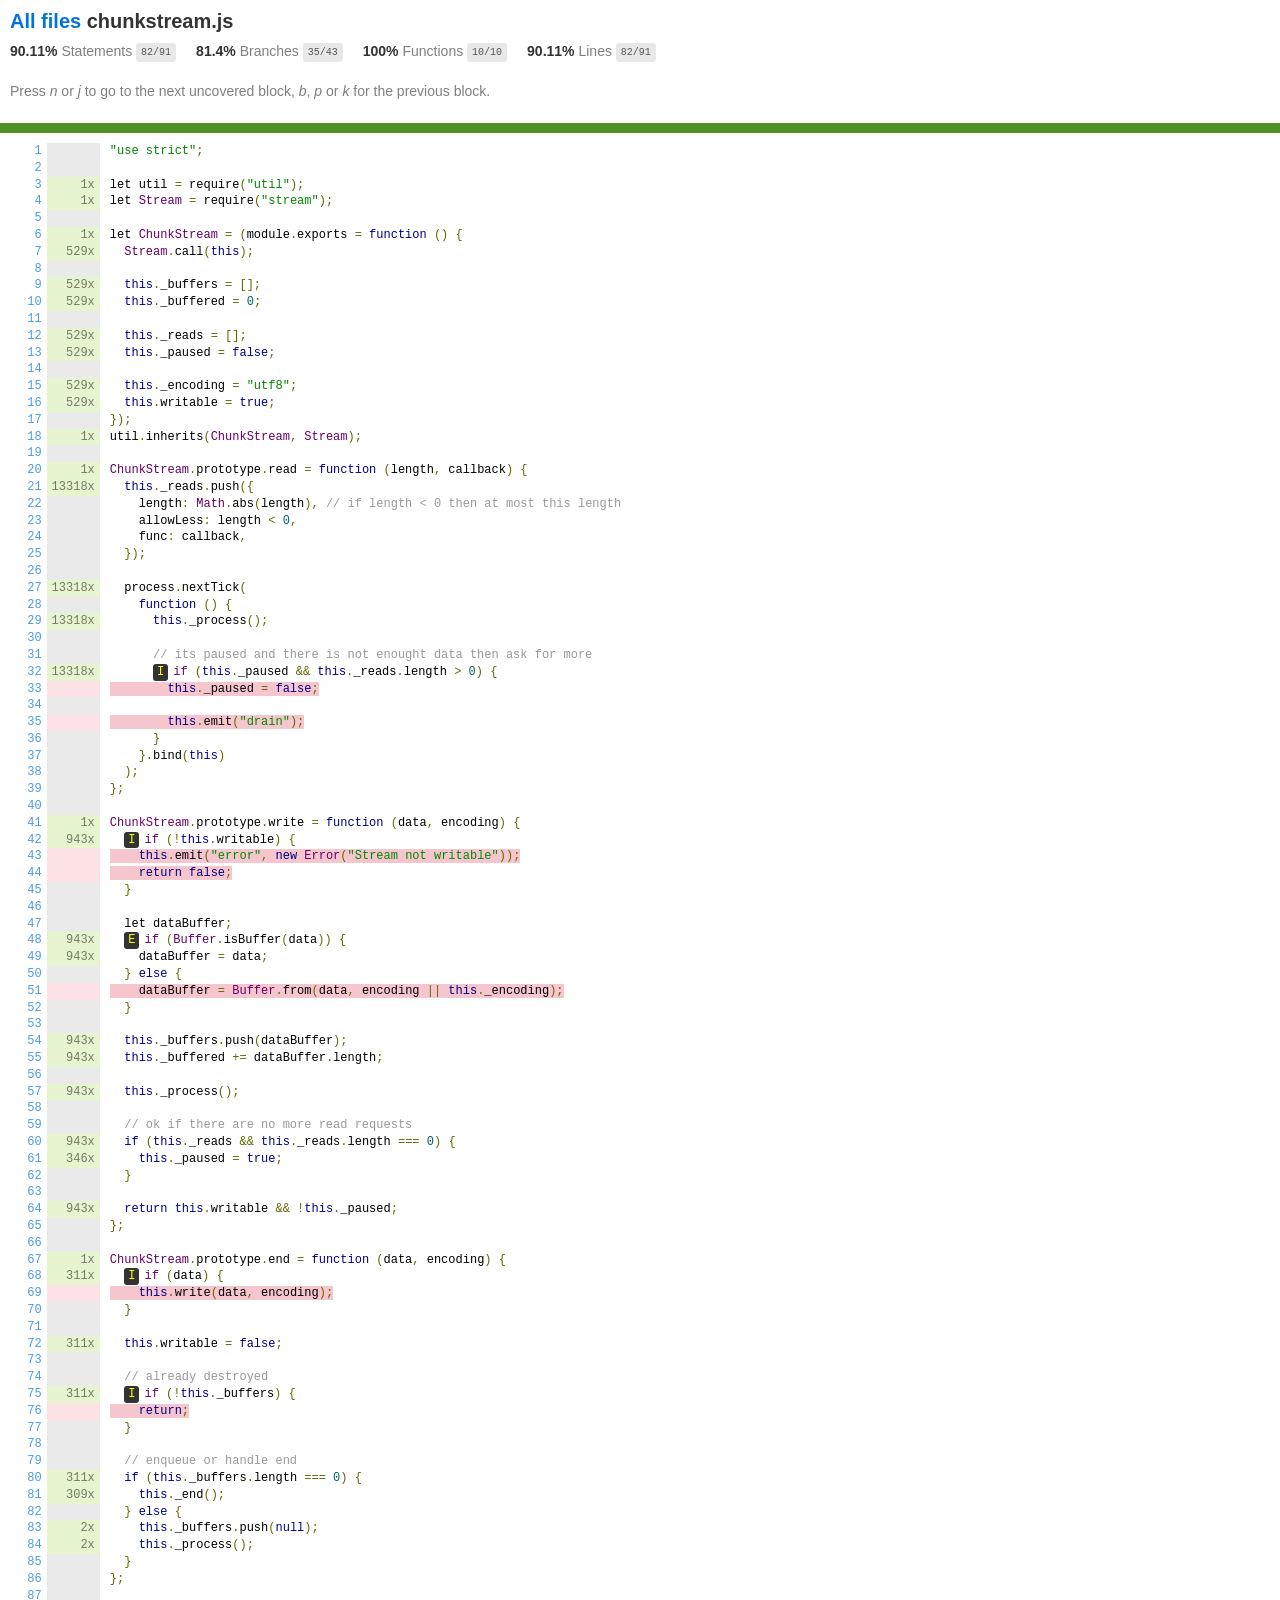
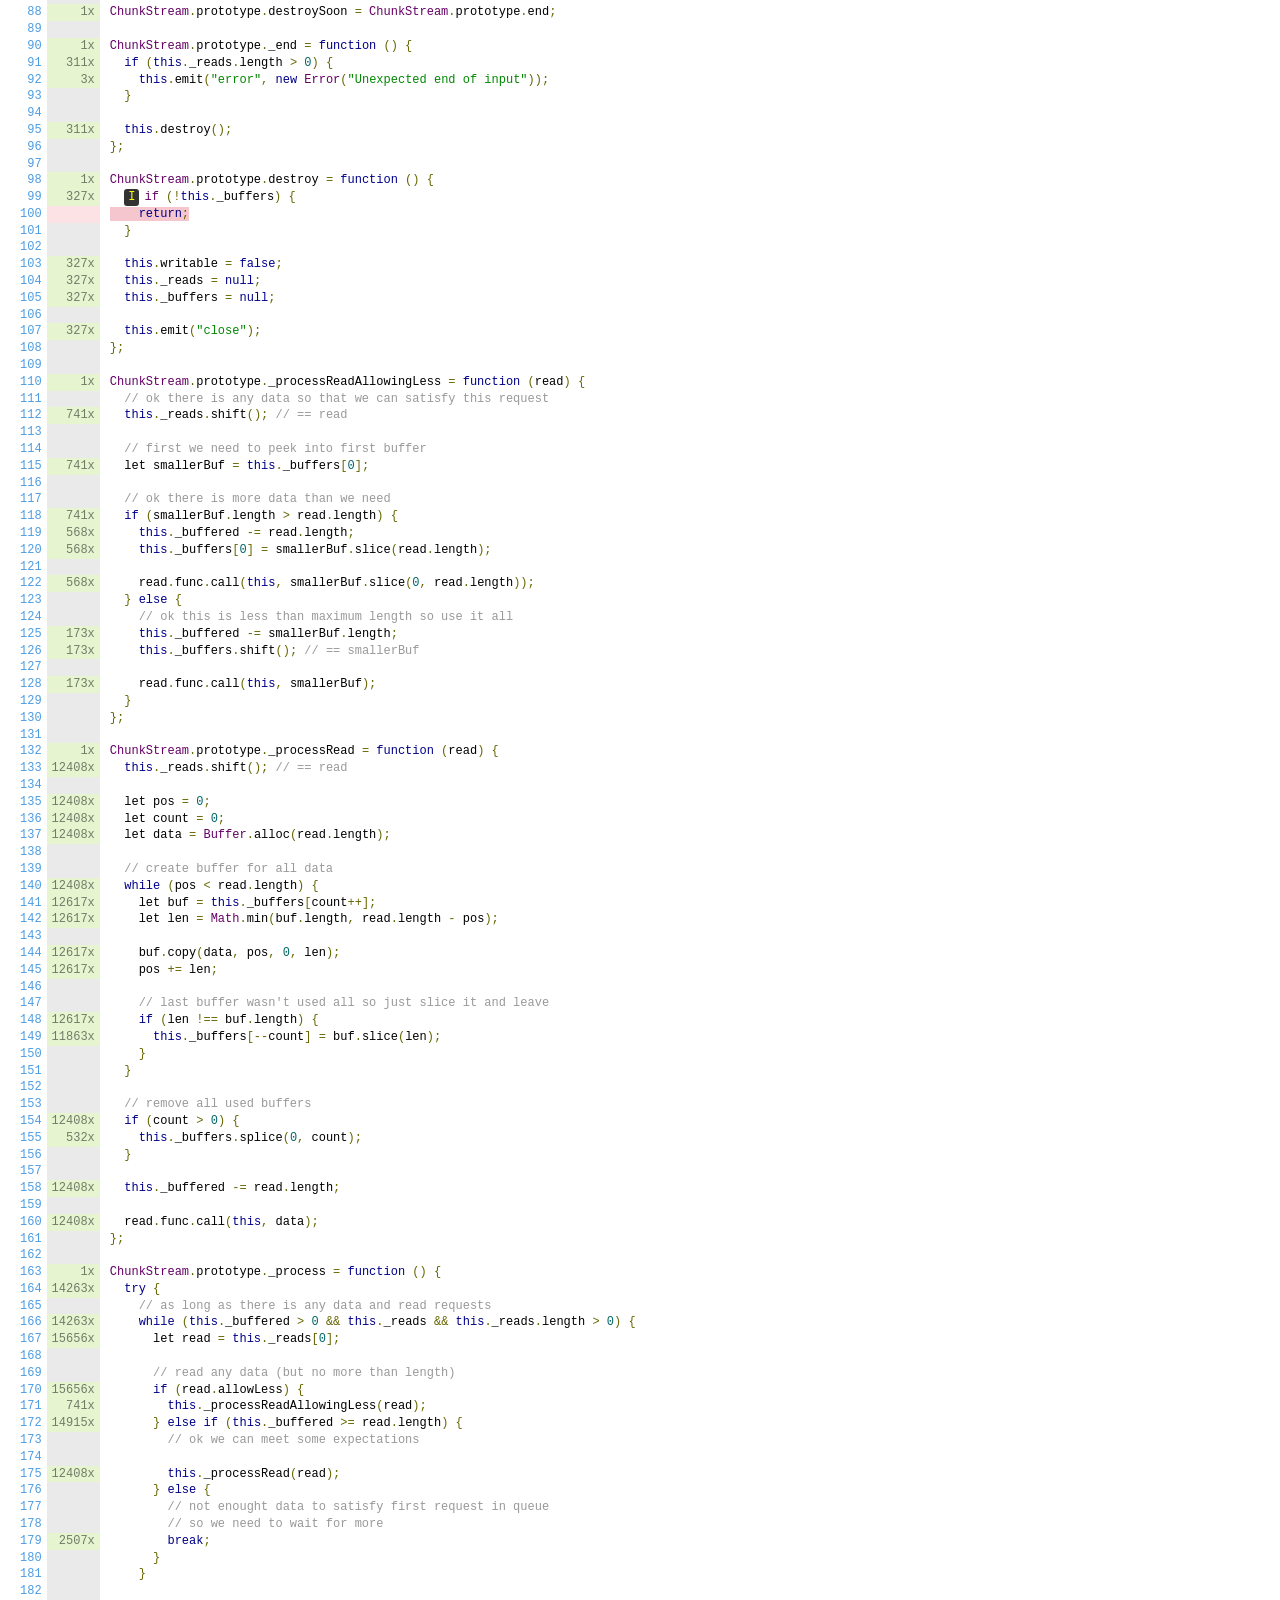
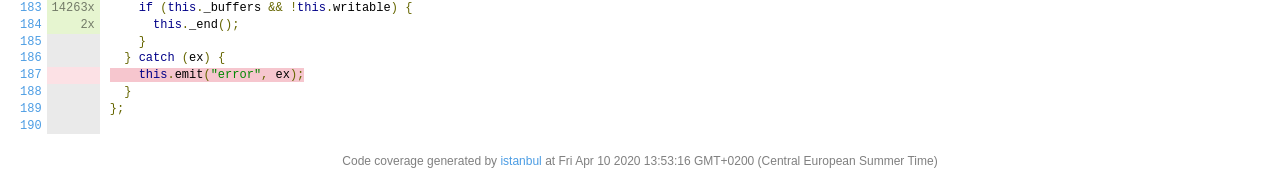
<file: backend/node_modules/pngjs/coverage/lcov-report/chunkstream.js.html>
<!doctype html>
<html lang="en">

<head>
    <title>Code coverage report for chunkstream.js</title>
    <meta charset="utf-8" />
    <link rel="stylesheet" href="prettify.css" />
    <link rel="stylesheet" href="base.css" />
    <link rel="shortcut icon" type="image/x-icon" href="favicon.png" />
    <meta name="viewport" content="width=device-width, initial-scale=1" />
    <style type='text/css'>
        .coverage-summary .sorter {
            background-image: url(sort-arrow-sprite.png);
        }
    </style>
</head>
    
<body>
<div class='wrapper'>
    <div class='pad1'>
        <h1><a href="index.html">All files</a> chunkstream.js</h1>
        <div class='clearfix'>
            
            <div class='fl pad1y space-right2'>
                <span class="strong">90.11% </span>
                <span class="quiet">Statements</span>
                <span class='fraction'>82/91</span>
            </div>
        
            
            <div class='fl pad1y space-right2'>
                <span class="strong">81.4% </span>
                <span class="quiet">Branches</span>
                <span class='fraction'>35/43</span>
            </div>
        
            
            <div class='fl pad1y space-right2'>
                <span class="strong">100% </span>
                <span class="quiet">Functions</span>
                <span class='fraction'>10/10</span>
            </div>
        
            
            <div class='fl pad1y space-right2'>
                <span class="strong">90.11% </span>
                <span class="quiet">Lines</span>
                <span class='fraction'>82/91</span>
            </div>
        
            
        </div>
        <p class="quiet">
            Press <em>n</em> or <em>j</em> to go to the next uncovered block, <em>b</em>, <em>p</em> or <em>k</em> for the previous block.
        </p>
    </div>
    <div class='status-line high'></div>
    <pre><table class="coverage">
<tr><td class="line-count quiet"><a name='L1'></a><a href='#L1'>1</a>
<a name='L2'></a><a href='#L2'>2</a>
<a name='L3'></a><a href='#L3'>3</a>
<a name='L4'></a><a href='#L4'>4</a>
<a name='L5'></a><a href='#L5'>5</a>
<a name='L6'></a><a href='#L6'>6</a>
<a name='L7'></a><a href='#L7'>7</a>
<a name='L8'></a><a href='#L8'>8</a>
<a name='L9'></a><a href='#L9'>9</a>
<a name='L10'></a><a href='#L10'>10</a>
<a name='L11'></a><a href='#L11'>11</a>
<a name='L12'></a><a href='#L12'>12</a>
<a name='L13'></a><a href='#L13'>13</a>
<a name='L14'></a><a href='#L14'>14</a>
<a name='L15'></a><a href='#L15'>15</a>
<a name='L16'></a><a href='#L16'>16</a>
<a name='L17'></a><a href='#L17'>17</a>
<a name='L18'></a><a href='#L18'>18</a>
<a name='L19'></a><a href='#L19'>19</a>
<a name='L20'></a><a href='#L20'>20</a>
<a name='L21'></a><a href='#L21'>21</a>
<a name='L22'></a><a href='#L22'>22</a>
<a name='L23'></a><a href='#L23'>23</a>
<a name='L24'></a><a href='#L24'>24</a>
<a name='L25'></a><a href='#L25'>25</a>
<a name='L26'></a><a href='#L26'>26</a>
<a name='L27'></a><a href='#L27'>27</a>
<a name='L28'></a><a href='#L28'>28</a>
<a name='L29'></a><a href='#L29'>29</a>
<a name='L30'></a><a href='#L30'>30</a>
<a name='L31'></a><a href='#L31'>31</a>
<a name='L32'></a><a href='#L32'>32</a>
<a name='L33'></a><a href='#L33'>33</a>
<a name='L34'></a><a href='#L34'>34</a>
<a name='L35'></a><a href='#L35'>35</a>
<a name='L36'></a><a href='#L36'>36</a>
<a name='L37'></a><a href='#L37'>37</a>
<a name='L38'></a><a href='#L38'>38</a>
<a name='L39'></a><a href='#L39'>39</a>
<a name='L40'></a><a href='#L40'>40</a>
<a name='L41'></a><a href='#L41'>41</a>
<a name='L42'></a><a href='#L42'>42</a>
<a name='L43'></a><a href='#L43'>43</a>
<a name='L44'></a><a href='#L44'>44</a>
<a name='L45'></a><a href='#L45'>45</a>
<a name='L46'></a><a href='#L46'>46</a>
<a name='L47'></a><a href='#L47'>47</a>
<a name='L48'></a><a href='#L48'>48</a>
<a name='L49'></a><a href='#L49'>49</a>
<a name='L50'></a><a href='#L50'>50</a>
<a name='L51'></a><a href='#L51'>51</a>
<a name='L52'></a><a href='#L52'>52</a>
<a name='L53'></a><a href='#L53'>53</a>
<a name='L54'></a><a href='#L54'>54</a>
<a name='L55'></a><a href='#L55'>55</a>
<a name='L56'></a><a href='#L56'>56</a>
<a name='L57'></a><a href='#L57'>57</a>
<a name='L58'></a><a href='#L58'>58</a>
<a name='L59'></a><a href='#L59'>59</a>
<a name='L60'></a><a href='#L60'>60</a>
<a name='L61'></a><a href='#L61'>61</a>
<a name='L62'></a><a href='#L62'>62</a>
<a name='L63'></a><a href='#L63'>63</a>
<a name='L64'></a><a href='#L64'>64</a>
<a name='L65'></a><a href='#L65'>65</a>
<a name='L66'></a><a href='#L66'>66</a>
<a name='L67'></a><a href='#L67'>67</a>
<a name='L68'></a><a href='#L68'>68</a>
<a name='L69'></a><a href='#L69'>69</a>
<a name='L70'></a><a href='#L70'>70</a>
<a name='L71'></a><a href='#L71'>71</a>
<a name='L72'></a><a href='#L72'>72</a>
<a name='L73'></a><a href='#L73'>73</a>
<a name='L74'></a><a href='#L74'>74</a>
<a name='L75'></a><a href='#L75'>75</a>
<a name='L76'></a><a href='#L76'>76</a>
<a name='L77'></a><a href='#L77'>77</a>
<a name='L78'></a><a href='#L78'>78</a>
<a name='L79'></a><a href='#L79'>79</a>
<a name='L80'></a><a href='#L80'>80</a>
<a name='L81'></a><a href='#L81'>81</a>
<a name='L82'></a><a href='#L82'>82</a>
<a name='L83'></a><a href='#L83'>83</a>
<a name='L84'></a><a href='#L84'>84</a>
<a name='L85'></a><a href='#L85'>85</a>
<a name='L86'></a><a href='#L86'>86</a>
<a name='L87'></a><a href='#L87'>87</a>
<a name='L88'></a><a href='#L88'>88</a>
<a name='L89'></a><a href='#L89'>89</a>
<a name='L90'></a><a href='#L90'>90</a>
<a name='L91'></a><a href='#L91'>91</a>
<a name='L92'></a><a href='#L92'>92</a>
<a name='L93'></a><a href='#L93'>93</a>
<a name='L94'></a><a href='#L94'>94</a>
<a name='L95'></a><a href='#L95'>95</a>
<a name='L96'></a><a href='#L96'>96</a>
<a name='L97'></a><a href='#L97'>97</a>
<a name='L98'></a><a href='#L98'>98</a>
<a name='L99'></a><a href='#L99'>99</a>
<a name='L100'></a><a href='#L100'>100</a>
<a name='L101'></a><a href='#L101'>101</a>
<a name='L102'></a><a href='#L102'>102</a>
<a name='L103'></a><a href='#L103'>103</a>
<a name='L104'></a><a href='#L104'>104</a>
<a name='L105'></a><a href='#L105'>105</a>
<a name='L106'></a><a href='#L106'>106</a>
<a name='L107'></a><a href='#L107'>107</a>
<a name='L108'></a><a href='#L108'>108</a>
<a name='L109'></a><a href='#L109'>109</a>
<a name='L110'></a><a href='#L110'>110</a>
<a name='L111'></a><a href='#L111'>111</a>
<a name='L112'></a><a href='#L112'>112</a>
<a name='L113'></a><a href='#L113'>113</a>
<a name='L114'></a><a href='#L114'>114</a>
<a name='L115'></a><a href='#L115'>115</a>
<a name='L116'></a><a href='#L116'>116</a>
<a name='L117'></a><a href='#L117'>117</a>
<a name='L118'></a><a href='#L118'>118</a>
<a name='L119'></a><a href='#L119'>119</a>
<a name='L120'></a><a href='#L120'>120</a>
<a name='L121'></a><a href='#L121'>121</a>
<a name='L122'></a><a href='#L122'>122</a>
<a name='L123'></a><a href='#L123'>123</a>
<a name='L124'></a><a href='#L124'>124</a>
<a name='L125'></a><a href='#L125'>125</a>
<a name='L126'></a><a href='#L126'>126</a>
<a name='L127'></a><a href='#L127'>127</a>
<a name='L128'></a><a href='#L128'>128</a>
<a name='L129'></a><a href='#L129'>129</a>
<a name='L130'></a><a href='#L130'>130</a>
<a name='L131'></a><a href='#L131'>131</a>
<a name='L132'></a><a href='#L132'>132</a>
<a name='L133'></a><a href='#L133'>133</a>
<a name='L134'></a><a href='#L134'>134</a>
<a name='L135'></a><a href='#L135'>135</a>
<a name='L136'></a><a href='#L136'>136</a>
<a name='L137'></a><a href='#L137'>137</a>
<a name='L138'></a><a href='#L138'>138</a>
<a name='L139'></a><a href='#L139'>139</a>
<a name='L140'></a><a href='#L140'>140</a>
<a name='L141'></a><a href='#L141'>141</a>
<a name='L142'></a><a href='#L142'>142</a>
<a name='L143'></a><a href='#L143'>143</a>
<a name='L144'></a><a href='#L144'>144</a>
<a name='L145'></a><a href='#L145'>145</a>
<a name='L146'></a><a href='#L146'>146</a>
<a name='L147'></a><a href='#L147'>147</a>
<a name='L148'></a><a href='#L148'>148</a>
<a name='L149'></a><a href='#L149'>149</a>
<a name='L150'></a><a href='#L150'>150</a>
<a name='L151'></a><a href='#L151'>151</a>
<a name='L152'></a><a href='#L152'>152</a>
<a name='L153'></a><a href='#L153'>153</a>
<a name='L154'></a><a href='#L154'>154</a>
<a name='L155'></a><a href='#L155'>155</a>
<a name='L156'></a><a href='#L156'>156</a>
<a name='L157'></a><a href='#L157'>157</a>
<a name='L158'></a><a href='#L158'>158</a>
<a name='L159'></a><a href='#L159'>159</a>
<a name='L160'></a><a href='#L160'>160</a>
<a name='L161'></a><a href='#L161'>161</a>
<a name='L162'></a><a href='#L162'>162</a>
<a name='L163'></a><a href='#L163'>163</a>
<a name='L164'></a><a href='#L164'>164</a>
<a name='L165'></a><a href='#L165'>165</a>
<a name='L166'></a><a href='#L166'>166</a>
<a name='L167'></a><a href='#L167'>167</a>
<a name='L168'></a><a href='#L168'>168</a>
<a name='L169'></a><a href='#L169'>169</a>
<a name='L170'></a><a href='#L170'>170</a>
<a name='L171'></a><a href='#L171'>171</a>
<a name='L172'></a><a href='#L172'>172</a>
<a name='L173'></a><a href='#L173'>173</a>
<a name='L174'></a><a href='#L174'>174</a>
<a name='L175'></a><a href='#L175'>175</a>
<a name='L176'></a><a href='#L176'>176</a>
<a name='L177'></a><a href='#L177'>177</a>
<a name='L178'></a><a href='#L178'>178</a>
<a name='L179'></a><a href='#L179'>179</a>
<a name='L180'></a><a href='#L180'>180</a>
<a name='L181'></a><a href='#L181'>181</a>
<a name='L182'></a><a href='#L182'>182</a>
<a name='L183'></a><a href='#L183'>183</a>
<a name='L184'></a><a href='#L184'>184</a>
<a name='L185'></a><a href='#L185'>185</a>
<a name='L186'></a><a href='#L186'>186</a>
<a name='L187'></a><a href='#L187'>187</a>
<a name='L188'></a><a href='#L188'>188</a>
<a name='L189'></a><a href='#L189'>189</a>
<a name='L190'></a><a href='#L190'>190</a></td><td class="line-coverage quiet"><span class="cline-any cline-neutral">&nbsp;</span>
<span class="cline-any cline-neutral">&nbsp;</span>
<span class="cline-any cline-yes">1x</span>
<span class="cline-any cline-yes">1x</span>
<span class="cline-any cline-neutral">&nbsp;</span>
<span class="cline-any cline-yes">1x</span>
<span class="cline-any cline-yes">529x</span>
<span class="cline-any cline-neutral">&nbsp;</span>
<span class="cline-any cline-yes">529x</span>
<span class="cline-any cline-yes">529x</span>
<span class="cline-any cline-neutral">&nbsp;</span>
<span class="cline-any cline-yes">529x</span>
<span class="cline-any cline-yes">529x</span>
<span class="cline-any cline-neutral">&nbsp;</span>
<span class="cline-any cline-yes">529x</span>
<span class="cline-any cline-yes">529x</span>
<span class="cline-any cline-neutral">&nbsp;</span>
<span class="cline-any cline-yes">1x</span>
<span class="cline-any cline-neutral">&nbsp;</span>
<span class="cline-any cline-yes">1x</span>
<span class="cline-any cline-yes">13318x</span>
<span class="cline-any cline-neutral">&nbsp;</span>
<span class="cline-any cline-neutral">&nbsp;</span>
<span class="cline-any cline-neutral">&nbsp;</span>
<span class="cline-any cline-neutral">&nbsp;</span>
<span class="cline-any cline-neutral">&nbsp;</span>
<span class="cline-any cline-yes">13318x</span>
<span class="cline-any cline-neutral">&nbsp;</span>
<span class="cline-any cline-yes">13318x</span>
<span class="cline-any cline-neutral">&nbsp;</span>
<span class="cline-any cline-neutral">&nbsp;</span>
<span class="cline-any cline-yes">13318x</span>
<span class="cline-any cline-no">&nbsp;</span>
<span class="cline-any cline-neutral">&nbsp;</span>
<span class="cline-any cline-no">&nbsp;</span>
<span class="cline-any cline-neutral">&nbsp;</span>
<span class="cline-any cline-neutral">&nbsp;</span>
<span class="cline-any cline-neutral">&nbsp;</span>
<span class="cline-any cline-neutral">&nbsp;</span>
<span class="cline-any cline-neutral">&nbsp;</span>
<span class="cline-any cline-yes">1x</span>
<span class="cline-any cline-yes">943x</span>
<span class="cline-any cline-no">&nbsp;</span>
<span class="cline-any cline-no">&nbsp;</span>
<span class="cline-any cline-neutral">&nbsp;</span>
<span class="cline-any cline-neutral">&nbsp;</span>
<span class="cline-any cline-neutral">&nbsp;</span>
<span class="cline-any cline-yes">943x</span>
<span class="cline-any cline-yes">943x</span>
<span class="cline-any cline-neutral">&nbsp;</span>
<span class="cline-any cline-no">&nbsp;</span>
<span class="cline-any cline-neutral">&nbsp;</span>
<span class="cline-any cline-neutral">&nbsp;</span>
<span class="cline-any cline-yes">943x</span>
<span class="cline-any cline-yes">943x</span>
<span class="cline-any cline-neutral">&nbsp;</span>
<span class="cline-any cline-yes">943x</span>
<span class="cline-any cline-neutral">&nbsp;</span>
<span class="cline-any cline-neutral">&nbsp;</span>
<span class="cline-any cline-yes">943x</span>
<span class="cline-any cline-yes">346x</span>
<span class="cline-any cline-neutral">&nbsp;</span>
<span class="cline-any cline-neutral">&nbsp;</span>
<span class="cline-any cline-yes">943x</span>
<span class="cline-any cline-neutral">&nbsp;</span>
<span class="cline-any cline-neutral">&nbsp;</span>
<span class="cline-any cline-yes">1x</span>
<span class="cline-any cline-yes">311x</span>
<span class="cline-any cline-no">&nbsp;</span>
<span class="cline-any cline-neutral">&nbsp;</span>
<span class="cline-any cline-neutral">&nbsp;</span>
<span class="cline-any cline-yes">311x</span>
<span class="cline-any cline-neutral">&nbsp;</span>
<span class="cline-any cline-neutral">&nbsp;</span>
<span class="cline-any cline-yes">311x</span>
<span class="cline-any cline-no">&nbsp;</span>
<span class="cline-any cline-neutral">&nbsp;</span>
<span class="cline-any cline-neutral">&nbsp;</span>
<span class="cline-any cline-neutral">&nbsp;</span>
<span class="cline-any cline-yes">311x</span>
<span class="cline-any cline-yes">309x</span>
<span class="cline-any cline-neutral">&nbsp;</span>
<span class="cline-any cline-yes">2x</span>
<span class="cline-any cline-yes">2x</span>
<span class="cline-any cline-neutral">&nbsp;</span>
<span class="cline-any cline-neutral">&nbsp;</span>
<span class="cline-any cline-neutral">&nbsp;</span>
<span class="cline-any cline-yes">1x</span>
<span class="cline-any cline-neutral">&nbsp;</span>
<span class="cline-any cline-yes">1x</span>
<span class="cline-any cline-yes">311x</span>
<span class="cline-any cline-yes">3x</span>
<span class="cline-any cline-neutral">&nbsp;</span>
<span class="cline-any cline-neutral">&nbsp;</span>
<span class="cline-any cline-yes">311x</span>
<span class="cline-any cline-neutral">&nbsp;</span>
<span class="cline-any cline-neutral">&nbsp;</span>
<span class="cline-any cline-yes">1x</span>
<span class="cline-any cline-yes">327x</span>
<span class="cline-any cline-no">&nbsp;</span>
<span class="cline-any cline-neutral">&nbsp;</span>
<span class="cline-any cline-neutral">&nbsp;</span>
<span class="cline-any cline-yes">327x</span>
<span class="cline-any cline-yes">327x</span>
<span class="cline-any cline-yes">327x</span>
<span class="cline-any cline-neutral">&nbsp;</span>
<span class="cline-any cline-yes">327x</span>
<span class="cline-any cline-neutral">&nbsp;</span>
<span class="cline-any cline-neutral">&nbsp;</span>
<span class="cline-any cline-yes">1x</span>
<span class="cline-any cline-neutral">&nbsp;</span>
<span class="cline-any cline-yes">741x</span>
<span class="cline-any cline-neutral">&nbsp;</span>
<span class="cline-any cline-neutral">&nbsp;</span>
<span class="cline-any cline-yes">741x</span>
<span class="cline-any cline-neutral">&nbsp;</span>
<span class="cline-any cline-neutral">&nbsp;</span>
<span class="cline-any cline-yes">741x</span>
<span class="cline-any cline-yes">568x</span>
<span class="cline-any cline-yes">568x</span>
<span class="cline-any cline-neutral">&nbsp;</span>
<span class="cline-any cline-yes">568x</span>
<span class="cline-any cline-neutral">&nbsp;</span>
<span class="cline-any cline-neutral">&nbsp;</span>
<span class="cline-any cline-yes">173x</span>
<span class="cline-any cline-yes">173x</span>
<span class="cline-any cline-neutral">&nbsp;</span>
<span class="cline-any cline-yes">173x</span>
<span class="cline-any cline-neutral">&nbsp;</span>
<span class="cline-any cline-neutral">&nbsp;</span>
<span class="cline-any cline-neutral">&nbsp;</span>
<span class="cline-any cline-yes">1x</span>
<span class="cline-any cline-yes">12408x</span>
<span class="cline-any cline-neutral">&nbsp;</span>
<span class="cline-any cline-yes">12408x</span>
<span class="cline-any cline-yes">12408x</span>
<span class="cline-any cline-yes">12408x</span>
<span class="cline-any cline-neutral">&nbsp;</span>
<span class="cline-any cline-neutral">&nbsp;</span>
<span class="cline-any cline-yes">12408x</span>
<span class="cline-any cline-yes">12617x</span>
<span class="cline-any cline-yes">12617x</span>
<span class="cline-any cline-neutral">&nbsp;</span>
<span class="cline-any cline-yes">12617x</span>
<span class="cline-any cline-yes">12617x</span>
<span class="cline-any cline-neutral">&nbsp;</span>
<span class="cline-any cline-neutral">&nbsp;</span>
<span class="cline-any cline-yes">12617x</span>
<span class="cline-any cline-yes">11863x</span>
<span class="cline-any cline-neutral">&nbsp;</span>
<span class="cline-any cline-neutral">&nbsp;</span>
<span class="cline-any cline-neutral">&nbsp;</span>
<span class="cline-any cline-neutral">&nbsp;</span>
<span class="cline-any cline-yes">12408x</span>
<span class="cline-any cline-yes">532x</span>
<span class="cline-any cline-neutral">&nbsp;</span>
<span class="cline-any cline-neutral">&nbsp;</span>
<span class="cline-any cline-yes">12408x</span>
<span class="cline-any cline-neutral">&nbsp;</span>
<span class="cline-any cline-yes">12408x</span>
<span class="cline-any cline-neutral">&nbsp;</span>
<span class="cline-any cline-neutral">&nbsp;</span>
<span class="cline-any cline-yes">1x</span>
<span class="cline-any cline-yes">14263x</span>
<span class="cline-any cline-neutral">&nbsp;</span>
<span class="cline-any cline-yes">14263x</span>
<span class="cline-any cline-yes">15656x</span>
<span class="cline-any cline-neutral">&nbsp;</span>
<span class="cline-any cline-neutral">&nbsp;</span>
<span class="cline-any cline-yes">15656x</span>
<span class="cline-any cline-yes">741x</span>
<span class="cline-any cline-yes">14915x</span>
<span class="cline-any cline-neutral">&nbsp;</span>
<span class="cline-any cline-neutral">&nbsp;</span>
<span class="cline-any cline-yes">12408x</span>
<span class="cline-any cline-neutral">&nbsp;</span>
<span class="cline-any cline-neutral">&nbsp;</span>
<span class="cline-any cline-neutral">&nbsp;</span>
<span class="cline-any cline-yes">2507x</span>
<span class="cline-any cline-neutral">&nbsp;</span>
<span class="cline-any cline-neutral">&nbsp;</span>
<span class="cline-any cline-neutral">&nbsp;</span>
<span class="cline-any cline-yes">14263x</span>
<span class="cline-any cline-yes">2x</span>
<span class="cline-any cline-neutral">&nbsp;</span>
<span class="cline-any cline-neutral">&nbsp;</span>
<span class="cline-any cline-no">&nbsp;</span>
<span class="cline-any cline-neutral">&nbsp;</span>
<span class="cline-any cline-neutral">&nbsp;</span>
<span class="cline-any cline-neutral">&nbsp;</span></td><td class="text"><pre class="prettyprint lang-js">"use strict";
&nbsp;
let util = require("util");
let Stream = require("stream");
&nbsp;
let ChunkStream = (module.exports = function () {
  Stream.call(this);
&nbsp;
  this._buffers = [];
  this._buffered = 0;
&nbsp;
  this._reads = [];
  this._paused = false;
&nbsp;
  this._encoding = "utf8";
  this.writable = true;
});
util.inherits(ChunkStream, Stream);
&nbsp;
ChunkStream.prototype.read = function (length, callback) {
  this._reads.push({
    length: Math.abs(length), // if length &lt; 0 then at most this length
    allowLess: length &lt; 0,
    func: callback,
  });
&nbsp;
  process.nextTick(
    function () {
      this._process();
&nbsp;
      // its paused and there is not enought data then ask for more
      <span class="missing-if-branch" title="if path not taken" >I</span>if (this._paused &amp;&amp; this._reads.length &gt; 0) {
<span class="cstat-no" title="statement not covered" >        this._paused = false;</span>
&nbsp;
<span class="cstat-no" title="statement not covered" >        this.emit("drain");</span>
      }
    }.bind(this)
  );
};
&nbsp;
ChunkStream.prototype.write = function (data, encoding) {
  <span class="missing-if-branch" title="if path not taken" >I</span>if (!this.writable) {
<span class="cstat-no" title="statement not covered" >    this.emit("error", new Error("Stream not writable"));</span>
<span class="cstat-no" title="statement not covered" >    return false;</span>
  }
&nbsp;
  let dataBuffer;
  <span class="missing-if-branch" title="else path not taken" >E</span>if (Buffer.isBuffer(data)) {
    dataBuffer = data;
  } else {
<span class="cstat-no" title="statement not covered" >    dataBuffer = Buffer.from(data, encoding || this._encoding);</span>
  }
&nbsp;
  this._buffers.push(dataBuffer);
  this._buffered += dataBuffer.length;
&nbsp;
  this._process();
&nbsp;
  // ok if there are no more read requests
  if (this._reads &amp;&amp; this._reads.length === 0) {
    this._paused = true;
  }
&nbsp;
  return this.writable &amp;&amp; !this._paused;
};
&nbsp;
ChunkStream.prototype.end = function (data, encoding) {
  <span class="missing-if-branch" title="if path not taken" >I</span>if (data) {
<span class="cstat-no" title="statement not covered" >    this.write(data, encoding);</span>
  }
&nbsp;
  this.writable = false;
&nbsp;
  // already destroyed
  <span class="missing-if-branch" title="if path not taken" >I</span>if (!this._buffers) {
<span class="cstat-no" title="statement not covered" >    return;</span>
  }
&nbsp;
  // enqueue or handle end
  if (this._buffers.length === 0) {
    this._end();
  } else {
    this._buffers.push(null);
    this._process();
  }
};
&nbsp;
ChunkStream.prototype.destroySoon = ChunkStream.prototype.end;
&nbsp;
ChunkStream.prototype._end = function () {
  if (this._reads.length &gt; 0) {
    this.emit("error", new Error("Unexpected end of input"));
  }
&nbsp;
  this.destroy();
};
&nbsp;
ChunkStream.prototype.destroy = function () {
  <span class="missing-if-branch" title="if path not taken" >I</span>if (!this._buffers) {
<span class="cstat-no" title="statement not covered" >    return;</span>
  }
&nbsp;
  this.writable = false;
  this._reads = null;
  this._buffers = null;
&nbsp;
  this.emit("close");
};
&nbsp;
ChunkStream.prototype._processReadAllowingLess = function (read) {
  // ok there is any data so that we can satisfy this request
  this._reads.shift(); // == read
&nbsp;
  // first we need to peek into first buffer
  let smallerBuf = this._buffers[0];
&nbsp;
  // ok there is more data than we need
  if (smallerBuf.length &gt; read.length) {
    this._buffered -= read.length;
    this._buffers[0] = smallerBuf.slice(read.length);
&nbsp;
    read.func.call(this, smallerBuf.slice(0, read.length));
  } else {
    // ok this is less than maximum length so use it all
    this._buffered -= smallerBuf.length;
    this._buffers.shift(); // == smallerBuf
&nbsp;
    read.func.call(this, smallerBuf);
  }
};
&nbsp;
ChunkStream.prototype._processRead = function (read) {
  this._reads.shift(); // == read
&nbsp;
  let pos = 0;
  let count = 0;
  let data = Buffer.alloc(read.length);
&nbsp;
  // create buffer for all data
  while (pos &lt; read.length) {
    let buf = this._buffers[count++];
    let len = Math.min(buf.length, read.length - pos);
&nbsp;
    buf.copy(data, pos, 0, len);
    pos += len;
&nbsp;
    // last buffer wasn't used all so just slice it and leave
    if (len !== buf.length) {
      this._buffers[--count] = buf.slice(len);
    }
  }
&nbsp;
  // remove all used buffers
  if (count &gt; 0) {
    this._buffers.splice(0, count);
  }
&nbsp;
  this._buffered -= read.length;
&nbsp;
  read.func.call(this, data);
};
&nbsp;
ChunkStream.prototype._process = function () {
  try {
    // as long as there is any data and read requests
    while (this._buffered &gt; 0 &amp;&amp; this._reads &amp;&amp; this._reads.length &gt; 0) {
      let read = this._reads[0];
&nbsp;
      // read any data (but no more than length)
      if (read.allowLess) {
        this._processReadAllowingLess(read);
      } else if (this._buffered &gt;= read.length) {
        // ok we can meet some expectations
&nbsp;
        this._processRead(read);
      } else {
        // not enought data to satisfy first request in queue
        // so we need to wait for more
        break;
      }
    }
&nbsp;
    if (this._buffers &amp;&amp; !this.writable) {
      this._end();
    }
  } catch (ex) {
<span class="cstat-no" title="statement not covered" >    this.emit("error", ex);</span>
  }
};
&nbsp;</pre></td></tr></table></pre>

                <div class='push'></div><!-- for sticky footer -->
            </div><!-- /wrapper -->
            <div class='footer quiet pad2 space-top1 center small'>
                Code coverage generated by
                <a href="https://istanbul.js.org/" target="_blank">istanbul</a>
                at Fri Apr 10 2020 13:53:16 GMT+0200 (Central European Summer Time)
            </div>
        </div>
        <script src="prettify.js"></script>
        <script>
            window.onload = function () {
                prettyPrint();
            };
        </script>
        <script src="sorter.js"></script>
        <script src="block-navigation.js"></script>
    </body>
</html>
</file>
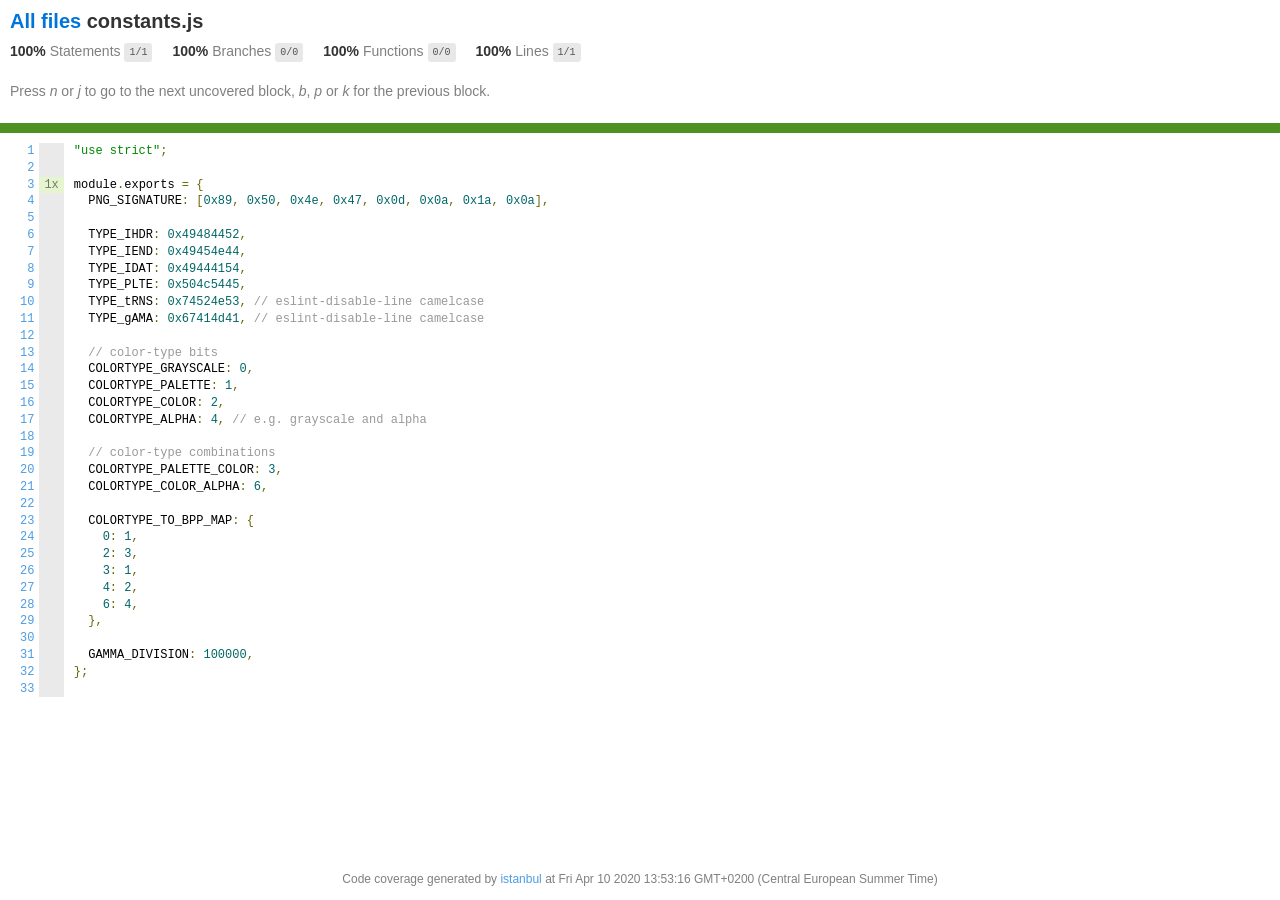
<file: backend/node_modules/pngjs/coverage/lcov-report/constants.js.html>
<!doctype html>
<html lang="en">

<head>
    <title>Code coverage report for constants.js</title>
    <meta charset="utf-8" />
    <link rel="stylesheet" href="prettify.css" />
    <link rel="stylesheet" href="base.css" />
    <link rel="shortcut icon" type="image/x-icon" href="favicon.png" />
    <meta name="viewport" content="width=device-width, initial-scale=1" />
    <style type='text/css'>
        .coverage-summary .sorter {
            background-image: url(sort-arrow-sprite.png);
        }
    </style>
</head>
    
<body>
<div class='wrapper'>
    <div class='pad1'>
        <h1><a href="index.html">All files</a> constants.js</h1>
        <div class='clearfix'>
            
            <div class='fl pad1y space-right2'>
                <span class="strong">100% </span>
                <span class="quiet">Statements</span>
                <span class='fraction'>1/1</span>
            </div>
        
            
            <div class='fl pad1y space-right2'>
                <span class="strong">100% </span>
                <span class="quiet">Branches</span>
                <span class='fraction'>0/0</span>
            </div>
        
            
            <div class='fl pad1y space-right2'>
                <span class="strong">100% </span>
                <span class="quiet">Functions</span>
                <span class='fraction'>0/0</span>
            </div>
        
            
            <div class='fl pad1y space-right2'>
                <span class="strong">100% </span>
                <span class="quiet">Lines</span>
                <span class='fraction'>1/1</span>
            </div>
        
            
        </div>
        <p class="quiet">
            Press <em>n</em> or <em>j</em> to go to the next uncovered block, <em>b</em>, <em>p</em> or <em>k</em> for the previous block.
        </p>
    </div>
    <div class='status-line high'></div>
    <pre><table class="coverage">
<tr><td class="line-count quiet"><a name='L1'></a><a href='#L1'>1</a>
<a name='L2'></a><a href='#L2'>2</a>
<a name='L3'></a><a href='#L3'>3</a>
<a name='L4'></a><a href='#L4'>4</a>
<a name='L5'></a><a href='#L5'>5</a>
<a name='L6'></a><a href='#L6'>6</a>
<a name='L7'></a><a href='#L7'>7</a>
<a name='L8'></a><a href='#L8'>8</a>
<a name='L9'></a><a href='#L9'>9</a>
<a name='L10'></a><a href='#L10'>10</a>
<a name='L11'></a><a href='#L11'>11</a>
<a name='L12'></a><a href='#L12'>12</a>
<a name='L13'></a><a href='#L13'>13</a>
<a name='L14'></a><a href='#L14'>14</a>
<a name='L15'></a><a href='#L15'>15</a>
<a name='L16'></a><a href='#L16'>16</a>
<a name='L17'></a><a href='#L17'>17</a>
<a name='L18'></a><a href='#L18'>18</a>
<a name='L19'></a><a href='#L19'>19</a>
<a name='L20'></a><a href='#L20'>20</a>
<a name='L21'></a><a href='#L21'>21</a>
<a name='L22'></a><a href='#L22'>22</a>
<a name='L23'></a><a href='#L23'>23</a>
<a name='L24'></a><a href='#L24'>24</a>
<a name='L25'></a><a href='#L25'>25</a>
<a name='L26'></a><a href='#L26'>26</a>
<a name='L27'></a><a href='#L27'>27</a>
<a name='L28'></a><a href='#L28'>28</a>
<a name='L29'></a><a href='#L29'>29</a>
<a name='L30'></a><a href='#L30'>30</a>
<a name='L31'></a><a href='#L31'>31</a>
<a name='L32'></a><a href='#L32'>32</a>
<a name='L33'></a><a href='#L33'>33</a></td><td class="line-coverage quiet"><span class="cline-any cline-neutral">&nbsp;</span>
<span class="cline-any cline-neutral">&nbsp;</span>
<span class="cline-any cline-yes">1x</span>
<span class="cline-any cline-neutral">&nbsp;</span>
<span class="cline-any cline-neutral">&nbsp;</span>
<span class="cline-any cline-neutral">&nbsp;</span>
<span class="cline-any cline-neutral">&nbsp;</span>
<span class="cline-any cline-neutral">&nbsp;</span>
<span class="cline-any cline-neutral">&nbsp;</span>
<span class="cline-any cline-neutral">&nbsp;</span>
<span class="cline-any cline-neutral">&nbsp;</span>
<span class="cline-any cline-neutral">&nbsp;</span>
<span class="cline-any cline-neutral">&nbsp;</span>
<span class="cline-any cline-neutral">&nbsp;</span>
<span class="cline-any cline-neutral">&nbsp;</span>
<span class="cline-any cline-neutral">&nbsp;</span>
<span class="cline-any cline-neutral">&nbsp;</span>
<span class="cline-any cline-neutral">&nbsp;</span>
<span class="cline-any cline-neutral">&nbsp;</span>
<span class="cline-any cline-neutral">&nbsp;</span>
<span class="cline-any cline-neutral">&nbsp;</span>
<span class="cline-any cline-neutral">&nbsp;</span>
<span class="cline-any cline-neutral">&nbsp;</span>
<span class="cline-any cline-neutral">&nbsp;</span>
<span class="cline-any cline-neutral">&nbsp;</span>
<span class="cline-any cline-neutral">&nbsp;</span>
<span class="cline-any cline-neutral">&nbsp;</span>
<span class="cline-any cline-neutral">&nbsp;</span>
<span class="cline-any cline-neutral">&nbsp;</span>
<span class="cline-any cline-neutral">&nbsp;</span>
<span class="cline-any cline-neutral">&nbsp;</span>
<span class="cline-any cline-neutral">&nbsp;</span>
<span class="cline-any cline-neutral">&nbsp;</span></td><td class="text"><pre class="prettyprint lang-js">"use strict";
&nbsp;
module.exports = {
  PNG_SIGNATURE: [0x89, 0x50, 0x4e, 0x47, 0x0d, 0x0a, 0x1a, 0x0a],
&nbsp;
  TYPE_IHDR: 0x49484452,
  TYPE_IEND: 0x49454e44,
  TYPE_IDAT: 0x49444154,
  TYPE_PLTE: 0x504c5445,
  TYPE_tRNS: 0x74524e53, // eslint-disable-line camelcase
  TYPE_gAMA: 0x67414d41, // eslint-disable-line camelcase
&nbsp;
  // color-type bits
  COLORTYPE_GRAYSCALE: 0,
  COLORTYPE_PALETTE: 1,
  COLORTYPE_COLOR: 2,
  COLORTYPE_ALPHA: 4, // e.g. grayscale and alpha
&nbsp;
  // color-type combinations
  COLORTYPE_PALETTE_COLOR: 3,
  COLORTYPE_COLOR_ALPHA: 6,
&nbsp;
  COLORTYPE_TO_BPP_MAP: {
    0: 1,
    2: 3,
    3: 1,
    4: 2,
    6: 4,
  },
&nbsp;
  GAMMA_DIVISION: 100000,
};
&nbsp;</pre></td></tr></table></pre>

                <div class='push'></div><!-- for sticky footer -->
            </div><!-- /wrapper -->
            <div class='footer quiet pad2 space-top1 center small'>
                Code coverage generated by
                <a href="https://istanbul.js.org/" target="_blank">istanbul</a>
                at Fri Apr 10 2020 13:53:16 GMT+0200 (Central European Summer Time)
            </div>
        </div>
        <script src="prettify.js"></script>
        <script>
            window.onload = function () {
                prettyPrint();
            };
        </script>
        <script src="sorter.js"></script>
        <script src="block-navigation.js"></script>
    </body>
</html>
</file>
<file: frontend/css/style.css>
body {
    background: linear-gradient(135deg, #0f0f23 0%, #1a1a2e 100%);
    min-height: 100vh;
    font-family: 'Segoe UI', Tahoma, Geneva, Verdana, sans-serif;
    color: #e0e0e0;
}

.container {
    background: rgba(30, 30, 46, 0.95);
    border-radius: 20px;
    box-shadow: 0 20px 40px rgba(0, 0, 0, 0.3);
    padding: 40px;
    margin-top: 50px;
    margin-bottom: 50px;
    border: 1px solid rgba(255, 255, 255, 0.1);
}

.login-card {
    background: rgba(18, 18, 34, 0.95);
    border-radius: 28px;
    border: 1px solid rgba(255, 255, 255, 0.12);
    box-shadow: 0 25px 60px rgba(0, 0, 0, 0.35);
    padding: 36px;
    backdrop-filter: blur(12px);
    animation: dropIn 0.9s ease-out both;
    transition: transform 0.3s ease, box-shadow 0.3s ease;
}

.login-card:hover {
    transform: translateY(-6px);
    box-shadow: 0 30px 70px rgba(0, 0, 0, 0.4);
}

@keyframes dropIn {
    0% {
        opacity: 0;
        transform: translateY(-60px);
    }
    60% {
        opacity: 1;
        transform: translateY(10px);
    }
    100% {
        opacity: 1;
        transform: translateY(0);
    }
}

.card {
    border-radius: 15px;
    box-shadow: 0 10px 30px rgba(0, 0, 0, 0.3);
    border: 1px solid rgba(255, 255, 255, 0.1);
    background: rgba(45, 45, 58, 0.9);
    transition: transform 0.3s ease, box-shadow 0.3s ease;
}

.card:hover {
    transform: translateY(-5px);
    box-shadow: 0 15px 40px rgba(0, 0, 0, 0.4);
}

button, .btn {
    border-radius: 25px;
    font-weight: 600;
    text-transform: uppercase;
    letter-spacing: 0.5px;
    transition: all 0.3s ease;
    box-shadow: 0 4px 15px rgba(0, 0, 0, 0.2);
    color: #ffffff;
}

button:hover, .btn:hover {
    transform: translateY(-2px);
    box-shadow: 0 6px 20px rgba(0, 0, 0, 0.3);
}

.form-control {
    border-radius: 10px;
    border: 2px solid #404040;
    background: rgba(45, 45, 58, 0.8);
    color: #ffffff;
    transition: border-color 0.3s ease, box-shadow 0.3s ease;
}

.form-control:focus {
    border-color: #667eea;
    box-shadow: 0 0 0 0.2rem rgba(102, 126, 234, 0.25);
    background: rgba(45, 45, 58, 0.9);
    color: #ffffff;
}

.form-control::placeholder {
    color: #a0a0a0;
}

h2, h3, h4, h5, h6 {
    font-weight: 700;
    color: #ffffff;
    margin-bottom: 30px;
}

.form-label {
    color: #ffffff;
    font-weight: 500;
}

.card-title {
    color: #ffffff;
}

.card-text {
    color: #e0e0e0;
}

.text-muted {
    color: #a0a0a0 !important;
}

.row {
    margin-bottom: 20px;
}

#output {
    background: rgba(30, 30, 46, 0.8);
    border-radius: 10px;
    padding: 20px;
    margin-top: 20px;
    border: 1px solid rgba(255, 255, 255, 0.1);
}

.btn-primary {
    background: linear-gradient(45deg, #667eea, #764ba2);
    border: none;
}

.btn-success {
    background: linear-gradient(45deg, #2ecc71, #27ae60);
    border: none;
}

.btn-warning {
    background: linear-gradient(45deg, #f39c12, #e67e22);
    border: none;
}

.btn-info {
    background: linear-gradient(45deg, #3498db, #2980b9);
    border: none;
}

.btn-danger {
    background: linear-gradient(45deg, #e74c3c, #c0392b);
    border: none;
}

.btn.active,
.btn.active:focus,
.btn.active:hover {
    box-shadow: 0 0 0 0.25rem rgba(102, 126, 234, 0.35);
}

.dashboard-card {
    min-height: 180px;
}

@media (max-width: 768px) {
    .dashboard-card {
        min-height: auto;
    }
    .card-icon {
        font-size: 2rem;
    }
}

a {
    color: #667eea;
}

a:hover {
    color: #764ba2;
}
</file>
<file: backend/node_modules/kareem/coverage/lcov-report/prettify.css>
.pln{color:#000}@media screen{.str{color:#080}.kwd{color:#008}.com{color:#800}.typ{color:#606}.lit{color:#066}.pun,.opn,.clo{color:#660}.tag{color:#008}.atn{color:#606}.atv{color:#080}.dec,.var{color:#606}.fun{color:red}}@media print,projection{.str{color:#060}.kwd{color:#006;font-weight:bold}.com{color:#600;font-style:italic}.typ{color:#404;font-weight:bold}.lit{color:#044}.pun,.opn,.clo{color:#440}.tag{color:#006;font-weight:bold}.atn{color:#404}.atv{color:#060}}pre.prettyprint{padding:2px;border:1px solid #888}ol.linenums{margin-top:0;margin-bottom:0}li.L0,li.L1,li.L2,li.L3,li.L5,li.L6,li.L7,li.L8{list-style-type:none}li.L1,li.L3,li.L5,li.L7,li.L9{background:#eee}
</file>
<file: backend/node_modules/kareem/coverage/lcov-report/base.css>
body, html {
  margin:0; padding: 0;
  height: 100%;
}
body {
    font-family: Helvetica Neue, Helvetica, Arial;
    font-size: 14px;
    color:#333;
}
.small { font-size: 12px; }
*, *:after, *:before {
  -webkit-box-sizing:border-box;
     -moz-box-sizing:border-box;
          box-sizing:border-box;
  }
h1 { font-size: 20px; margin: 0;}
h2 { font-size: 14px; }
pre {
    font: 12px/1.4 Consolas, "Liberation Mono", Menlo, Courier, monospace;
    margin: 0;
    padding: 0;
    -moz-tab-size: 2;
    -o-tab-size:  2;
    tab-size: 2;
}
a { color:#0074D9; text-decoration:none; }
a:hover { text-decoration:underline; }
.strong { font-weight: bold; }
.space-top1 { padding: 10px 0 0 0; }
.pad2y { padding: 20px 0; }
.pad1y { padding: 10px 0; }
.pad2x { padding: 0 20px; }
.pad2 { padding: 20px; }
.pad1 { padding: 10px; }
.space-left2 { padding-left:55px; }
.space-right2 { padding-right:20px; }
.center { text-align:center; }
.clearfix { display:block; }
.clearfix:after {
  content:'';
  display:block;
  height:0;
  clear:both;
  visibility:hidden;
  }
.fl { float: left; }
@media only screen and (max-width:640px) {
  .col3 { width:100%; max-width:100%; }
  .hide-mobile { display:none!important; }
}

.quiet {
  color: #7f7f7f;
  color: rgba(0,0,0,0.5);
}
.quiet a { opacity: 0.7; }

.fraction {
  font-family: Consolas, 'Liberation Mono', Menlo, Courier, monospace;
  font-size: 10px;
  color: #555;
  background: #E8E8E8;
  padding: 4px 5px;
  border-radius: 3px;
  vertical-align: middle;
}

div.path a:link, div.path a:visited { color: #333; }
table.coverage {
  border-collapse: collapse;
  margin: 10px 0 0 0;
  padding: 0;
}

table.coverage td {
  margin: 0;
  padding: 0;
  vertical-align: top;
}
table.coverage td.line-count {
    text-align: right;
    padding: 0 5px 0 20px;
}
table.coverage td.line-coverage {
    text-align: right;
    padding-right: 10px;
    min-width:20px;
}

table.coverage td span.cline-any {
    display: inline-block;
    padding: 0 5px;
    width: 100%;
}
.missing-if-branch {
    display: inline-block;
    margin-right: 5px;
    border-radius: 3px;
    position: relative;
    padding: 0 4px;
    background: #333;
    color: yellow;
}

.skip-if-branch {
    display: none;
    margin-right: 10px;
    position: relative;
    padding: 0 4px;
    background: #ccc;
    color: white;
}
.missing-if-branch .typ, .skip-if-branch .typ {
    color: inherit !important;
}
.coverage-summary {
  border-collapse: collapse;
  width: 100%;
}
.coverage-summary tr { border-bottom: 1px solid #bbb; }
.keyline-all { border: 1px solid #ddd; }
.coverage-summary td, .coverage-summary th { padding: 10px; }
.coverage-summary tbody { border: 1px solid #bbb; }
.coverage-summary td { border-right: 1px solid #bbb; }
.coverage-summary td:last-child { border-right: none; }
.coverage-summary th {
  text-align: left;
  font-weight: normal;
  white-space: nowrap;
}
.coverage-summary th.file { border-right: none !important; }
.coverage-summary th.pct { }
.coverage-summary th.pic,
.coverage-summary th.abs,
.coverage-summary td.pct,
.coverage-summary td.abs { text-align: right; }
.coverage-summary td.file { white-space: nowrap;  }
.coverage-summary td.pic { min-width: 120px !important;  }
.coverage-summary tfoot td { }

.coverage-summary .sorter {
    height: 10px;
    width: 7px;
    display: inline-block;
    margin-left: 0.5em;
    background: url(sort-arrow-sprite.png) no-repeat scroll 0 0 transparent;
}
.coverage-summary .sorted .sorter {
    background-position: 0 -20px;
}
.coverage-summary .sorted-desc .sorter {
    background-position: 0 -10px;
}
.status-line {  height: 10px; }
/* yellow */
.cbranch-no { background: yellow !important; color: #111; }
/* dark red */
.red.solid, .status-line.low, .low .cover-fill { background:#C21F39 }
.low .chart { border:1px solid #C21F39 }
.highlighted,
.highlighted .cstat-no, .highlighted .fstat-no, .highlighted .cbranch-no{
  background: #C21F39 !important;
}
/* medium red */
.cstat-no, .fstat-no, .cbranch-no, .cbranch-no { background:#F6C6CE }
/* light red */
.low, .cline-no { background:#FCE1E5 }
/* light green */
.high, .cline-yes { background:rgb(230,245,208) }
/* medium green */
.cstat-yes { background:rgb(161,215,106) }
/* dark green */
.status-line.high, .high .cover-fill { background:rgb(77,146,33) }
.high .chart { border:1px solid rgb(77,146,33) }
/* dark yellow (gold) */
.status-line.medium, .medium .cover-fill { background: #f9cd0b; }
.medium .chart { border:1px solid #f9cd0b; }
/* light yellow */
.medium { background: #fff4c2; }

.cstat-skip { background: #ddd; color: #111; }
.fstat-skip { background: #ddd; color: #111 !important; }
.cbranch-skip { background: #ddd !important; color: #111; }

span.cline-neutral { background: #eaeaea; }

.coverage-summary td.empty {
    opacity: .5;
    padding-top: 4px;
    padding-bottom: 4px;
    line-height: 1;
    color: #888;
}

.cover-fill, .cover-empty {
  display:inline-block;
  height: 12px;
}
.chart {
  line-height: 0;
}
.cover-empty {
    background: white;
}
.cover-full {
    border-right: none !important;
}
pre.prettyprint {
    border: none !important;
    padding: 0 !important;
    margin: 0 !important;
}
.com { color: #999 !important; }
.ignore-none { color: #999; font-weight: normal; }

.wrapper {
  min-height: 100%;
  height: auto !important;
  height: 100%;
  margin: 0 auto -48px;
}
.footer, .push {
  height: 48px;
}
</file>
<file: backend/node_modules/pngjs/coverage/lcov-report/prettify.css>
.pln {
  color: #000;
}
@media screen {
  .str {
    color: #080;
  }
  .kwd {
    color: #008;
  }
  .com {
    color: #800;
  }
  .typ {
    color: #606;
  }
  .lit {
    color: #066;
  }
  .pun,
  .opn,
  .clo {
    color: #660;
  }
  .tag {
    color: #008;
  }
  .atn {
    color: #606;
  }
  .atv {
    color: #080;
  }
  .dec,
  .var {
    color: #606;
  }
  .fun {
    color: red;
  }
}
@media print, projection {
  .str {
    color: #060;
  }
  .kwd {
    color: #006;
    font-weight: bold;
  }
  .com {
    color: #600;
    font-style: italic;
  }
  .typ {
    color: #404;
    font-weight: bold;
  }
  .lit {
    color: #044;
  }
  .pun,
  .opn,
  .clo {
    color: #440;
  }
  .tag {
    color: #006;
    font-weight: bold;
  }
  .atn {
    color: #404;
  }
  .atv {
    color: #060;
  }
}
pre.prettyprint {
  padding: 2px;
  border: 1px solid #888;
}
ol.linenums {
  margin-top: 0;
  margin-bottom: 0;
}
li.L0,
li.L1,
li.L2,
li.L3,
li.L5,
li.L6,
li.L7,
li.L8 {
  list-style-type: none;
}
li.L1,
li.L3,
li.L5,
li.L7,
li.L9 {
  background: #eee;
}
</file>
<file: backend/node_modules/pngjs/coverage/lcov-report/base.css>
body,
html {
  margin: 0;
  padding: 0;
  height: 100%;
}
body {
  font-family: Helvetica Neue, Helvetica, Arial;
  font-size: 14px;
  color: #333;
}
.small {
  font-size: 12px;
}
*,
*:after,
*:before {
  -webkit-box-sizing: border-box;
  -moz-box-sizing: border-box;
  box-sizing: border-box;
}
h1 {
  font-size: 20px;
  margin: 0;
}
h2 {
  font-size: 14px;
}
pre {
  font: 12px/1.4 Consolas, "Liberation Mono", Menlo, Courier, monospace;
  margin: 0;
  padding: 0;
  -moz-tab-size: 2;
  -o-tab-size: 2;
  tab-size: 2;
}
a {
  color: #0074d9;
  text-decoration: none;
}
a:hover {
  text-decoration: underline;
}
.strong {
  font-weight: bold;
}
.space-top1 {
  padding: 10px 0 0 0;
}
.pad2y {
  padding: 20px 0;
}
.pad1y {
  padding: 10px 0;
}
.pad2x {
  padding: 0 20px;
}
.pad2 {
  padding: 20px;
}
.pad1 {
  padding: 10px;
}
.space-left2 {
  padding-left: 55px;
}
.space-right2 {
  padding-right: 20px;
}
.center {
  text-align: center;
}
.clearfix {
  display: block;
}
.clearfix:after {
  content: "";
  display: block;
  height: 0;
  clear: both;
  visibility: hidden;
}
.fl {
  float: left;
}
@media only screen and (max-width: 640px) {
  .col3 {
    width: 100%;
    max-width: 100%;
  }
  .hide-mobile {
    display: none !important;
  }
}

.quiet {
  color: #7f7f7f;
  color: rgba(0, 0, 0, 0.5);
}
.quiet a {
  opacity: 0.7;
}

.fraction {
  font-family: Consolas, "Liberation Mono", Menlo, Courier, monospace;
  font-size: 10px;
  color: #555;
  background: #e8e8e8;
  padding: 4px 5px;
  border-radius: 3px;
  vertical-align: middle;
}

div.path a:link,
div.path a:visited {
  color: #333;
}
table.coverage {
  border-collapse: collapse;
  margin: 10px 0 0 0;
  padding: 0;
}

table.coverage td {
  margin: 0;
  padding: 0;
  vertical-align: top;
}
table.coverage td.line-count {
  text-align: right;
  padding: 0 5px 0 20px;
}
table.coverage td.line-coverage {
  text-align: right;
  padding-right: 10px;
  min-width: 20px;
}

table.coverage td span.cline-any {
  display: inline-block;
  padding: 0 5px;
  width: 100%;
}
.missing-if-branch {
  display: inline-block;
  margin-right: 5px;
  border-radius: 3px;
  position: relative;
  padding: 0 4px;
  background: #333;
  color: yellow;
}

.skip-if-branch {
  display: none;
  margin-right: 10px;
  position: relative;
  padding: 0 4px;
  background: #ccc;
  color: white;
}
.missing-if-branch .typ,
.skip-if-branch .typ {
  color: inherit !important;
}
.coverage-summary {
  border-collapse: collapse;
  width: 100%;
}
.coverage-summary tr {
  border-bottom: 1px solid #bbb;
}
.keyline-all {
  border: 1px solid #ddd;
}
.coverage-summary td,
.coverage-summary th {
  padding: 10px;
}
.coverage-summary tbody {
  border: 1px solid #bbb;
}
.coverage-summary td {
  border-right: 1px solid #bbb;
}
.coverage-summary td:last-child {
  border-right: none;
}
.coverage-summary th {
  text-align: left;
  font-weight: normal;
  white-space: nowrap;
}
.coverage-summary th.file {
  border-right: none !important;
}
.coverage-summary th.pct {
}
.coverage-summary th.pic,
.coverage-summary th.abs,
.coverage-summary td.pct,
.coverage-summary td.abs {
  text-align: right;
}
.coverage-summary td.file {
  white-space: nowrap;
}
.coverage-summary td.pic {
  min-width: 120px !important;
}
.coverage-summary tfoot td {
}

.coverage-summary .sorter {
  height: 10px;
  width: 7px;
  display: inline-block;
  margin-left: 0.5em;
  background: url(sort-arrow-sprite.png) no-repeat scroll 0 0 transparent;
}
.coverage-summary .sorted .sorter {
  background-position: 0 -20px;
}
.coverage-summary .sorted-desc .sorter {
  background-position: 0 -10px;
}
.status-line {
  height: 10px;
}
/* yellow */
.cbranch-no {
  background: yellow !important;
  color: #111;
}
/* dark red */
.red.solid,
.status-line.low,
.low .cover-fill {
  background: #c21f39;
}
.low .chart {
  border: 1px solid #c21f39;
}
.highlighted,
.highlighted .cstat-no,
.highlighted .fstat-no,
.highlighted .cbranch-no {
  background: #c21f39 !important;
}
/* medium red */
.cstat-no,
.fstat-no,
.cbranch-no,
.cbranch-no {
  background: #f6c6ce;
}
/* light red */
.low,
.cline-no {
  background: #fce1e5;
}
/* light green */
.high,
.cline-yes {
  background: rgb(230, 245, 208);
}
/* medium green */
.cstat-yes {
  background: rgb(161, 215, 106);
}
/* dark green */
.status-line.high,
.high .cover-fill {
  background: rgb(77, 146, 33);
}
.high .chart {
  border: 1px solid rgb(77, 146, 33);
}
/* dark yellow (gold) */
.status-line.medium,
.medium .cover-fill {
  background: #f9cd0b;
}
.medium .chart {
  border: 1px solid #f9cd0b;
}
/* light yellow */
.medium {
  background: #fff4c2;
}

.cstat-skip {
  background: #ddd;
  color: #111;
}
.fstat-skip {
  background: #ddd;
  color: #111 !important;
}
.cbranch-skip {
  background: #ddd !important;
  color: #111;
}

span.cline-neutral {
  background: #eaeaea;
}

.coverage-summary td.empty {
  opacity: 0.5;
  padding-top: 4px;
  padding-bottom: 4px;
  line-height: 1;
  color: #888;
}

.cover-fill,
.cover-empty {
  display: inline-block;
  height: 12px;
}
.chart {
  line-height: 0;
}
.cover-empty {
  background: white;
}
.cover-full {
  border-right: none !important;
}
pre.prettyprint {
  border: none !important;
  padding: 0 !important;
  margin: 0 !important;
}
.com {
  color: #999 !important;
}
.ignore-none {
  color: #999;
  font-weight: normal;
}

.wrapper {
  min-height: 100%;
  height: auto !important;
  height: 100%;
  margin: 0 auto -48px;
}
.footer,
.push {
  height: 48px;
}
</file>
